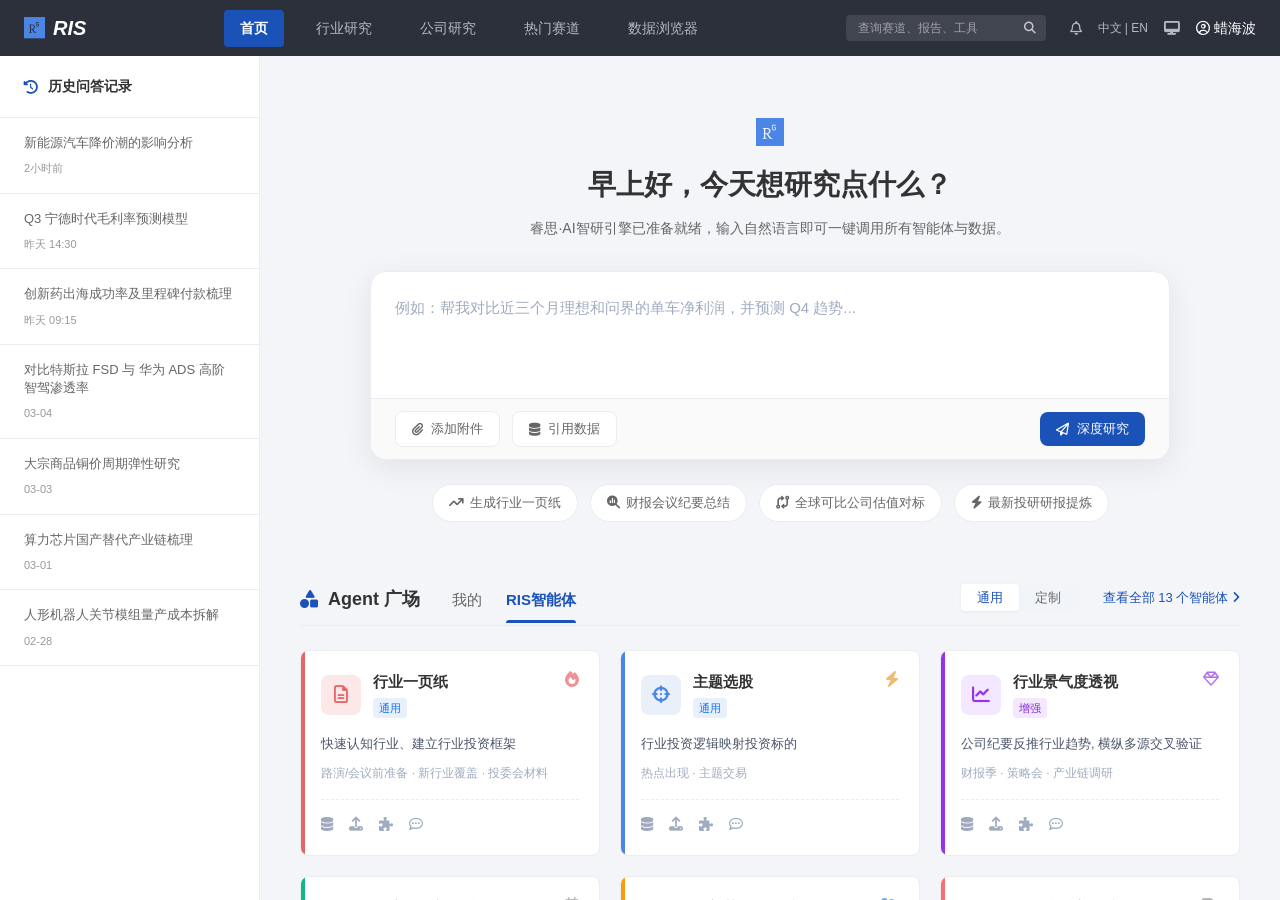
<file: index.html>
<!DOCTYPE html>
<html lang="zh-CN">

<head>
    <meta charset="UTF-8">
    <meta name="viewport" content="width=device-width, initial-scale=1.0">
    <title>RIS 投资研究平台 - 首页</title>
    <!-- CSS -->
    <link rel="stylesheet" href="css/style.css">
    <link rel="stylesheet" href="css/index.css">
    <!-- Font Awesome -->
    <link rel="stylesheet" href="https://cdnjs.cloudflare.com/ajax/libs/font-awesome/6.4.0/css/all.min.css">
</head>

<body>
    <div class="app-container">
        <!-- Top Navigation -->
        <header class="top-navbar">
            <div class="logo">
                <i class="fa-brands fa-researchgate logo-icon"></i>
                <span class="logo-text">RIS</span>
            </div>
            <nav class="main-nav">
                <ul>
                    <li class="active"><a href="index.html">首页</a></li>
                    <li><a href="#">行业研究</a></li>
                    <li><a href="#">公司研究</a></li>
                    <li><a href="hot_tracks.html">热门赛道</a></li>
                    <li><a href="data_browser.html">数据浏览器</a></li>
                </ul>
            </nav>
            <div class="user-actions">
                <div class="search-bar">
                    <input type="text" placeholder="查询赛道、报告、工具">
                    <i class="fa-solid fa-magnifying-glass search-icon"></i>
                </div>
                <div class="icon-group">
                    <i class="fa-regular fa-bell"></i>
                    <span class="lang-switch">中文 | EN</span>
                    <i class="fa-solid fa-desktop"></i>
                    <span class="user-name"><i class="fa-regular fa-circle-user" style="margin-right:4px;"></i>
                        蜡海波</span>
                </div>
            </div>
        </header>

        <!-- Main Homepage Layout -->
        <div class="home-layout">
            <!-- Left Sidebar (History) -->
            <aside class="home-left-sidebar slim-scroll">
                <div class="sidebar-header">
                    <i class="fa-solid fa-clock-rotate-left"></i>
                    历史问答记录
                </div>
                <ul class="history-list">
                    <li class="history-item">
                        <span class="history-title">新能源汽车降价潮的影响分析</span>
                        <span class="history-time">2小时前</span>
                    </li>
                    <li class="history-item">
                        <span class="history-title">Q3 宁德时代毛利率预测模型</span>
                        <span class="history-time">昨天 14:30</span>
                    </li>
                    <li class="history-item">
                        <span class="history-title">创新药出海成功率及里程碑付款梳理</span>
                        <span class="history-time">昨天 09:15</span>
                    </li>
                    <li class="history-item">
                        <span class="history-title">对比特斯拉 FSD 与 华为 ADS 高阶智驾渗透率</span>
                        <span class="history-time">03-04</span>
                    </li>
                    <li class="history-item">
                        <span class="history-title">大宗商品铜价周期弹性研究</span>
                        <span class="history-time">03-03</span>
                    </li>
                    <li class="history-item">
                        <span class="history-title">算力芯片国产替代产业链梳理</span>
                        <span class="history-time">03-01</span>
                    </li>
                    <li class="history-item">
                        <span class="history-title">人形机器人关节模组量产成本拆解</span>
                        <span class="history-time">02-28</span>
                    </li>
                </ul>
            </aside>

            <!-- Main Content Area -->
            <main class="home-main-content slim-scroll">

                <!-- Smart QA Box Area -->
                <section class="home-top-search">
                    <div class="search-branding">
                        <i class="fa-brands fa-researchgate logo-icon"
                            style="font-size: 32px; margin-bottom: 16px;"></i>
                        <h2>早上好，今天想研究点什么？</h2>
                        <p>睿思·AI智研引擎已准备就绪，输入自然语言即可一键调用所有智能体与数据。</p>
                    </div>

                    <div class="smart-qa-box">
                        <textarea placeholder="例如：帮我对比近三个月理想和问界的单车净利润，并预测 Q4 趋势..." rows="3"></textarea>
                        <div class="qa-actions">
                            <button class="qa-btn qa-btn-secondary"><i class="fa-solid fa-paperclip"></i> 添加附件</button>
                            <button class="qa-btn qa-btn-secondary"><i class="fa-solid fa-database"></i> 引用数据</button>
                            <span class="spacer"></span>
                            <button class="qa-btn qa-btn-primary"><i class="fa-regular fa-paper-plane"></i>
                                深度研究</button>
                        </div>
                    </div>

                    <div class="quick-prompts">
                        <span class="prompt-tag"><i class="fa-solid fa-arrow-trend-up"></i> 生成行业一页纸</span>
                        <span class="prompt-tag"><i class="fa-solid fa-magnifying-glass-chart"></i> 财报会议纪要总结</span>
                        <span class="prompt-tag"><i class="fa-solid fa-code-compare"></i> 全球可比公司估值对标</span>
                        <span class="prompt-tag"><i class="fa-solid fa-bolt"></i> 最新投研研报提炼</span>
                    </div>
                </section>

                <!-- Agent Square -->
                <section class="home-agent-square">
                    <div class="agent-square-header">
                        <div class="agent-header-left-col">
                            <h3><i class="fa-solid fa-shapes"></i> Agent 广场</h3>
                            <div class="agent-type-tabs">
                                <div class="type-tab">我的</div>
                                <div class="type-tab active">RIS智能体</div>
                            </div>
                        </div>
                        <div class="agent-header-right-col">
                            <div class="agent-sub-tabs">
                                <span class="sub-tab active">通用</span>
                                <span class="sub-tab">定制</span>
                            </div>
                            <a href="#" class="view-all-link">查看全部 13 个智能体 <i class="fa-solid fa-angle-right"></i></a>
                        </div>
                    </div>

                    <div class="agent-grid">
                        <!-- Reused Agent Cards from hot_tracks.html -->
                        <!-- Card 1 -->
                        <div class="agent-card" style="--card-color: #E66666;"
                            onclick="window.location.href='agent_detail.html?agent=one_pager'">
                            <div class="agent-header">
                                <div class="agent-header-left">
                                    <div class="agent-icon" style="background: #FCE8E8; color: #E66666;"><i
                                            class="fa-regular fa-file-lines"></i></div>
                                    <div class="agent-title-wrap">
                                        <span class="agent-title">行业一页纸</span>
                                        <span class="agent-tag agent-tag-blue">通用</span>
                                    </div>
                                </div>
                                <i class="fa-solid fa-fire agent-action-icon" style="color: #E66666;"></i>
                            </div>
                            <div class="agent-desc">
                                <p>快速认知行业、建立行业投资框架</p>
                                <span>路演/会议前准备 · 新行业覆盖 · 投委会材料</span>
                            </div>
                            <div class="agent-footer">
                                <div class="agent-f-icon" title="数据库"><i class="fa-solid fa-database"></i></div>
                                <div class="agent-f-icon" title="上传"><i class="fa-solid fa-upload"></i></div>
                                <div class="agent-f-icon" title="插件"><i class="fa-solid fa-puzzle-piece"></i></div>
                                <div class="agent-f-icon" title="对话"><i class="fa-regular fa-comment-dots"></i></div>
                            </div>
                        </div>

                        <!-- Card 2 -->
                        <div class="agent-card" style="--card-color: #4B85E6;"
                            onclick="window.location.href='agent_detail.html?agent=theme_stock'">
                            <div class="agent-header">
                                <div class="agent-header-left">
                                    <div class="agent-icon" style="background: #EAF0FA; color: #4B85E6;"><i
                                            class="fa-solid fa-crosshairs"></i></div>
                                    <div class="agent-title-wrap">
                                        <span class="agent-title">主题选股</span>
                                        <span class="agent-tag agent-tag-blue">通用</span>
                                    </div>
                                </div>
                                <i class="fa-solid fa-bolt agent-action-icon" style="color: #E6A23C;"></i>
                            </div>
                            <div class="agent-desc">
                                <p>行业投资逻辑映射投资标的</p>
                                <span>热点出现 · 主题交易</span>
                            </div>
                            <div class="agent-footer">
                                <div class="agent-f-icon" title="数据库"><i class="fa-solid fa-database"></i></div>
                                <div class="agent-f-icon" title="上传"><i class="fa-solid fa-upload"></i></div>
                                <div class="agent-f-icon" title="插件"><i class="fa-solid fa-puzzle-piece"></i></div>
                                <div class="agent-f-icon" title="对话"><i class="fa-regular fa-comment-dots"></i></div>
                            </div>
                        </div>

                        <!-- Card 3 -->
                        <div class="agent-card" style="--card-color: #9333EA;"
                            onclick="window.location.href='agent_detail.html?agent=prosperity'">
                            <div class="agent-header">
                                <div class="agent-header-left">
                                    <div class="agent-icon" style="background: #F3E8FF; color: #9333EA;"><i
                                            class="fa-solid fa-chart-line"></i></div>
                                    <div class="agent-title-wrap">
                                        <span class="agent-title">行业景气度透视</span>
                                        <span class="agent-tag agent-tag-purple">增强</span>
                                    </div>
                                </div>
                                <i class="fa-regular fa-gem agent-action-icon" style="color: #9333EA;"></i>
                            </div>
                            <div class="agent-desc">
                                <p>公司纪要反推行业趋势, 横纵多源交叉验证</p>
                                <span>财报季 · 策略会 · 产业链调研</span>
                            </div>
                            <div class="agent-footer">
                                <div class="agent-f-icon" title="数据库"><i class="fa-solid fa-database"></i></div>
                                <div class="agent-f-icon" title="上传"><i class="fa-solid fa-upload"></i></div>
                                <div class="agent-f-icon" title="插件"><i class="fa-solid fa-puzzle-piece"></i></div>
                                <div class="agent-f-icon" title="对话"><i class="fa-regular fa-comment-dots"></i></div>
                            </div>
                        </div>

                        <!-- Card 4 -->
                        <div class="agent-card" style="--card-color: #10B981;"
                            onclick="window.location.href='agent_detail.html?agent=news_summary'">
                            <div class="agent-header">
                                <div class="agent-header-left">
                                    <div class="agent-icon" style="background: #E6F4EA; color: #10B981;"><i
                                            class="fa-regular fa-newspaper"></i></div>
                                    <div class="agent-title-wrap">
                                        <span class="agent-title">周度行业新闻总结</span>
                                        <span class="agent-tag agent-tag-blue">通用</span>
                                    </div>
                                </div>
                                <i class="fa-regular fa-calendar agent-action-icon" style="color: #999;"></i>
                            </div>
                            <div class="agent-desc">
                                <p>信息聚合与趋势提炼</p>
                                <span>周报撰写</span>
                            </div>
                            <div class="agent-footer">
                                <div class="agent-f-icon" title="数据库"><i class="fa-solid fa-database"></i></div>
                                <div class="agent-f-icon" title="上传"><i class="fa-solid fa-upload"></i></div>
                                <div class="agent-f-icon" title="插件"><i class="fa-solid fa-puzzle-piece"></i></div>
                                <div class="agent-f-icon" title="对话"><i class="fa-regular fa-comment-dots"></i></div>
                            </div>
                        </div>

                        <!-- Card 5 -->
                        <div class="agent-card" style="--card-color: #F59E0B;"
                            onclick="window.location.href='agent_detail.html?agent=drug_catalyst'">
                            <div class="agent-header">
                                <div class="agent-header-left">
                                    <div class="agent-icon" style="background: #FEF3C7; color: #F59E0B;"><i
                                            class="fa-solid fa-pills"></i></div>
                                    <div class="agent-title-wrap">
                                        <span class="agent-title">创新药催化追踪</span>
                                        <span class="agent-tag agent-tag-green">创新药</span>
                                    </div>
                                </div>
                                <i class="fa-solid fa-capsules agent-action-icon" style="color: #4B85E6;"></i>
                            </div>
                            <div class="agent-desc">
                                <p>追踪临床读出、BD交易、适应症拓展与商业化放量</p>
                                <span>JPM大会 · ASCO/ACR · 三期读出 · BD传闻</span>
                            </div>
                            <div class="agent-footer">
                                <div class="agent-f-icon" title="数据库"><i class="fa-solid fa-database"></i></div>
                                <div class="agent-f-icon" title="上传"><i class="fa-solid fa-upload"></i></div>
                                <div class="agent-f-icon" title="插件"><i class="fa-solid fa-puzzle-piece"></i></div>
                                <div class="agent-f-icon" title="对话"><i class="fa-regular fa-comment-dots"></i></div>
                            </div>
                        </div>

                        <!-- Card 6 -->
                        <div class="agent-card" style="--card-color: #F87171;"
                            onclick="window.location.href='agent_detail.html?agent=smart_driving'">
                            <div class="agent-header">
                                <div class="agent-header-left">
                                    <div class="agent-icon" style="background: #FEE2E2; color: #F87171;"><i
                                            class="fa-solid fa-car"></i></div>
                                    <div class="agent-title-wrap">
                                        <span class="agent-title">智驾渗透率追踪</span>
                                        <span class="agent-tag agent-tag-green">汽车/科技</span>
                                    </div>
                                </div>
                                <i class="fa-solid fa-car-side agent-action-icon" style="color: #999;"></i>
                            </div>
                            <div class="agent-desc">
                                <p>L2+/NOA渗透率、域控/激光雷达份额及政策强标</p>
                                <span>月度数据 · 政策落地 · 配置率变化 · Robotaxi</span>
                            </div>
                            <div class="agent-footer">
                                <div class="agent-f-icon" title="数据库"><i class="fa-solid fa-database"></i></div>
                                <div class="agent-f-icon" title="上传"><i class="fa-solid fa-upload"></i></div>
                                <div class="agent-f-icon" title="插件"><i class="fa-solid fa-puzzle-piece"></i></div>
                                <div class="agent-f-icon" title="对话"><i class="fa-regular fa-comment-dots"></i></div>
                            </div>
                        </div>
                    </div>
                </section>
            </main>
        </div>
    </div>
</body>

</html>
</file>
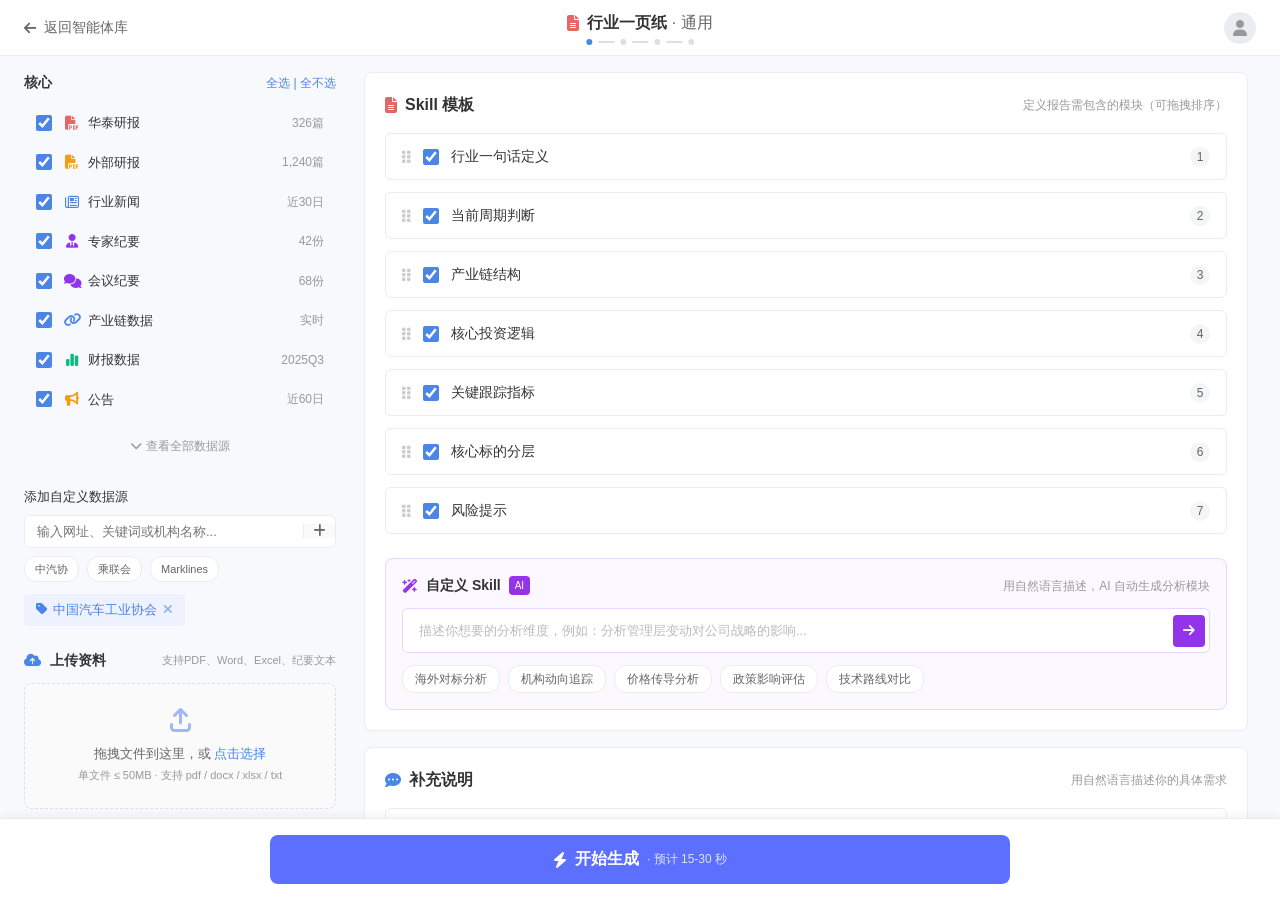
<file: agent_detail.html>
<!DOCTYPE html>
<html lang="zh-CN">

<head>
    <meta charset="UTF-8">
    <meta name="viewport" content="width=device-width, initial-scale=1.0">
    <title>行业一页纸 - RIS 智能体</title>
    <!-- Font Awesome -->
    <link rel="stylesheet" href="https://cdnjs.cloudflare.com/ajax/libs/font-awesome/6.4.0/css/all.min.css">
    <!-- Base App Styles (for scrollbars, basic resets if any) -->
    <link rel="stylesheet" href="css/style.css">
    <!-- Dedicated Page Styles -->
    <link rel="stylesheet" href="css/agent_detail.css">
</head>

<body>

    <!-- Header Section -->
    <header class="ad-header">
        <a href="hot_tracks.html" class="ad-header-left">
            <i class="fa-solid fa-arrow-left"></i> 返回智能体库
        </a>

        <div class="ad-header-center">
            <div class="ad-title-layer">
                <i class="fa-solid fa-file-lines ad-title-icon" id="ad-dynamic-icon"></i>
                <span><span id="ad-dynamic-title">行业一页纸</span> <span class="ad-title-sub" id="ad-dynamic-subtitle">·
                        通用</span></span>
            </div>
            <div class="ad-steps">
                <div class="ad-step-dot active"></div>
                <div class="ad-step-line"></div>
                <div class="ad-step-dot"></div>
                <div class="ad-step-line"></div>
                <div class="ad-step-dot"></div>
                <div class="ad-step-line"></div>
                <div class="ad-step-dot"></div>
            </div>
        </div>

        <div class="ad-header-right">
            <div class="ad-profile-icon">
                <i class="fa-solid fa-user"></i>
            </div>
        </div>
    </header>

    <!-- Main Workspace -->
    <div class="ad-workspace">

        <!-- Left Sidebar: Data Sources & Uploads -->
        <aside class="ad-sidebar">

            <div class="ad-section-title">
                <span>核心</span>
                <span class="ad-select-all-btn" id="data-source-select-all">全选 | 全不选</span>
            </div>
            <div class="ad-source-list">
                <!-- Item 1 -->
                <label class="ad-source-item">
                    <input type="checkbox" class="ad-source-checkbox" checked>
                    <i class="fa-solid fa-file-pdf ad-source-icon" style="color: #E66666;"></i>
                    <span class="ad-source-name">华泰研报</span>
                    <span class="ad-source-count">326篇</span>
                </label>
                <!-- Item 2 -->
                <label class="ad-source-item">
                    <input type="checkbox" class="ad-source-checkbox" checked>
                    <i class="fa-solid fa-file-pdf ad-source-icon" style="color: #F59E0B;"></i>
                    <span class="ad-source-name">外部研报</span>
                    <span class="ad-source-count">1,240篇</span>
                </label>
                <!-- Item 3 -->
                <label class="ad-source-item">
                    <input type="checkbox" class="ad-source-checkbox" checked>
                    <i class="fa-regular fa-newspaper ad-source-icon" style="color: #4B85E6;"></i>
                    <span class="ad-source-name">行业新闻</span>
                    <span class="ad-source-count">近30日</span>
                </label>
                <!-- Item 4 -->
                <label class="ad-source-item">
                    <input type="checkbox" class="ad-source-checkbox" checked>
                    <i class="fa-solid fa-user-tie ad-source-icon" style="color: #9333EA;"></i>
                    <span class="ad-source-name">专家纪要</span>
                    <span class="ad-source-count">42份</span>
                </label>
                <!-- Item 5 -->
                <label class="ad-source-item">
                    <input type="checkbox" class="ad-source-checkbox" checked>
                    <i class="fa-solid fa-comments ad-source-icon" style="color: #9333EA;"></i>
                    <span class="ad-source-name">会议纪要</span>
                    <span class="ad-source-count">68份</span>
                </label>
                <!-- Item 6 -->
                <label class="ad-source-item">
                    <input type="checkbox" class="ad-source-checkbox" checked>
                    <i class="fa-solid fa-link ad-source-icon" style="color: #4B85E6;"></i>
                    <span class="ad-source-name">产业链数据</span>
                    <span class="ad-source-count">实时</span>
                </label>
                <!-- Item 7 -->
                <label class="ad-source-item">
                    <input type="checkbox" class="ad-source-checkbox" checked>
                    <i class="fa-solid fa-chart-simple ad-source-icon" style="color: #10B981;"></i>
                    <span class="ad-source-name">财报数据</span>
                    <span class="ad-source-count">2025Q3</span>
                </label>
                <!-- Item 8 -->
                <label class="ad-source-item">
                    <input type="checkbox" class="ad-source-checkbox" checked>
                    <i class="fa-solid fa-bullhorn ad-source-icon" style="color: #F59E0B;"></i>
                    <span class="ad-source-name">公告</span>
                    <span class="ad-source-count">近60日</span>
                </label>
            </div>

            <div class="ad-expand-btn">
                <i class="fa-solid fa-chevron-down"></i> 查看全部数据源
            </div>

            <div class="ad-custom-source">
                <div class="ad-section-title" style="font-size: 13px; font-weight: normal; margin-bottom: 8px;">添加自定义数据源
                </div>
                <div class="ad-input-group">
                    <input type="text" placeholder="输入网址、关键词或机构名称...">
                    <div class="ad-input-add"><i class="fa-solid fa-plus"></i></div>
                </div>
                <!-- Quick Tags -->
                <div class="ad-quick-tags">
                    <div class="ad-quick-tag">中汽协</div>
                    <div class="ad-quick-tag">乘联会</div>
                    <div class="ad-quick-tag">Marklines</div>
                </div>
                <!-- Added Source Tag -->
                <div class="ad-added-source">
                    <i class="fa-solid fa-tag"></i> 中国汽车工业协会
                    <i class="fa-solid fa-xmark ad-remove-source"></i>
                </div>
            </div>

            <div class="ad-upload-section">
                <div class="ad-section-title">
                    <div style="display: flex; align-items: center; gap: 8px;">
                        <i class="fa-solid fa-cloud-arrow-up" style="color:#4B85E6"></i> 上传资料
                    </div>
                    <div style="font-size: 11px; font-weight: normal; color: #999;">支持PDF、Word、Excel、纪要文本</div>
                </div>
                <div class="ad-upload-area">
                    <i class="fa-solid fa-arrow-up-from-bracket ad-upload-icon"></i>
                    <div class="ad-upload-text">拖拽文件到这里，或 <span>点击选择</span></div>
                    <div class="ad-upload-subtext">单文件 ≤ 50MB · 支持 pdf / docx / xlsx / txt</div>
                </div>
            </div>

        </aside>

        <!-- Right Content: Skill Config -->
        <main class="ad-main-content">

            <!-- Skill Template Panel -->
            <div class="ad-panel">
                <div class="ad-panel-header">
                    <div class="ad-panel-title">
                        <i class="fa-solid fa-puzzle-piece ad-panel-title-icon" id="ad-dynamic-panel-icon"></i>
                        <span id="ad-dynamic-panel-title">Skill 模板</span>
                    </div>
                    <div class="ad-panel-sub" id="ad-dynamic-panel-sub">定义报告需包含的模块（可拖拽排序）</div>
                </div>

                <div class="ad-skill-list" id="ad-dynamic-skill-list">
                    <!-- Skill 1 -->
                    <label class="ad-skill-item">
                        <i class="fa-solid fa-grip-vertical ad-drag-handle"></i>
                        <input type="checkbox" class="ad-skill-checkbox" checked>
                        <span class="ad-skill-name">行业一句话定义</span>
                        <div class="ad-skill-badge">1</div>
                    </label>
                    <!-- Skill 2 -->
                    <label class="ad-skill-item">
                        <i class="fa-solid fa-grip-vertical ad-drag-handle"></i>
                        <input type="checkbox" class="ad-skill-checkbox" checked>
                        <span class="ad-skill-name">当前周期判断</span>
                        <div class="ad-skill-badge">2</div>
                    </label>
                    <!-- Skill 3 -->
                    <label class="ad-skill-item">
                        <i class="fa-solid fa-grip-vertical ad-drag-handle"></i>
                        <input type="checkbox" class="ad-skill-checkbox" checked>
                        <span class="ad-skill-name">产业链结构</span>
                        <div class="ad-skill-badge">3</div>
                    </label>
                    <!-- Skill 4 -->
                    <label class="ad-skill-item">
                        <i class="fa-solid fa-grip-vertical ad-drag-handle"></i>
                        <input type="checkbox" class="ad-skill-checkbox" checked>
                        <span class="ad-skill-name">核心投资逻辑</span>
                        <div class="ad-skill-badge">4</div>
                    </label>
                    <!-- Skill 5 -->
                    <label class="ad-skill-item">
                        <i class="fa-solid fa-grip-vertical ad-drag-handle"></i>
                        <input type="checkbox" class="ad-skill-checkbox" checked>
                        <span class="ad-skill-name">关键跟踪指标</span>
                        <div class="ad-skill-badge">5</div>
                    </label>
                    <!-- Skill 6 -->
                    <label class="ad-skill-item">
                        <i class="fa-solid fa-grip-vertical ad-drag-handle"></i>
                        <input type="checkbox" class="ad-skill-checkbox" checked>
                        <span class="ad-skill-name">核心标的分层</span>
                        <div class="ad-skill-badge">6</div>
                    </label>
                    <!-- Skill 7 -->
                    <label class="ad-skill-item">
                        <i class="fa-solid fa-grip-vertical ad-drag-handle"></i>
                        <input type="checkbox" class="ad-skill-checkbox" checked>
                        <span class="ad-skill-name">风险提示</span>
                        <div class="ad-skill-badge">7</div>
                    </label>
                </div>

                <!-- Custom Skill Input Area -->
                <div class="ad-custom-skill-box">
                    <div class="ad-cs-header">
                        <div class="ad-cs-title">
                            <i class="fa-solid fa-wand-magic-sparkles ad-cs-icon"></i> 自定义 Skill
                            <span class="ad-cs-badge">AI</span>
                        </div>
                        <div class="ad-cs-sub">用自然语言描述，AI 自动生成分析模块</div>
                    </div>

                    <div class="ad-cs-input-wrapper">
                        <input type="text" placeholder="描述你想要的分析维度，例如：分析管理层变动对公司战略的影响...">
                        <button class="ad-cs-submit"><i class="fa-solid fa-arrow-right"></i></button>
                    </div>

                    <div class="ad-cs-tags" id="ad-dynamic-cs-tags">
                        <div class="ad-cs-tag">海外对标分析</div>
                        <div class="ad-cs-tag">机构动向追踪</div>
                        <div class="ad-cs-tag">价格传导分析</div>
                        <div class="ad-cs-tag">政策影响评估</div>
                        <div class="ad-cs-tag">技术路线对比</div>
                    </div>
                </div>

            </div>

            <!-- Supplementary Input Panel -->
            <div class="ad-panel" style="margin-bottom: 80px;">
                <div class="ad-panel-header">
                    <div class="ad-panel-title">
                        <i class="fa-solid fa-comment-dots ad-panel-title-icon" style="color:#4B85E6"></i> 补充说明
                    </div>
                    <div class="ad-panel-sub">用自然语言描述你的具体需求</div>
                </div>
                <textarea class="ad-textarea" placeholder="例如：请重点分析智能驾驶赛道的竞争格局变化，对比特斯拉FSD和国内方案的技术路线差异..."></textarea>

                <div class="ad-supp-tags" style="margin-top: 12px; display: flex; gap: 8px; flex-wrap: wrap;">
                    <div class="ad-supp-tag">估值分析</div>
                    <div class="ad-supp-tag">海外对标</div>
                    <div class="ad-supp-tag">风险分析</div>
                    <div class="ad-supp-tag">边际变化</div>
                    <div class="ad-supp-tag">投委会风格</div>
                </div>
            </div>

        </main>
    </div>

    <!-- Sticky Bottom Fixed Action Bar -->
    <div class="ad-action-bar">
        <button class="ad-btn-generate">
            <i class="fa-solid fa-bolt"></i> 开始生成 <span class="ad-btn-sub">· 预计 15-30 秒</span>
        </button>
    </div>

    <!-- Page Specific Script -->
    <script src="js/agent_detail.js"></script>
</body>

</html>
</file>
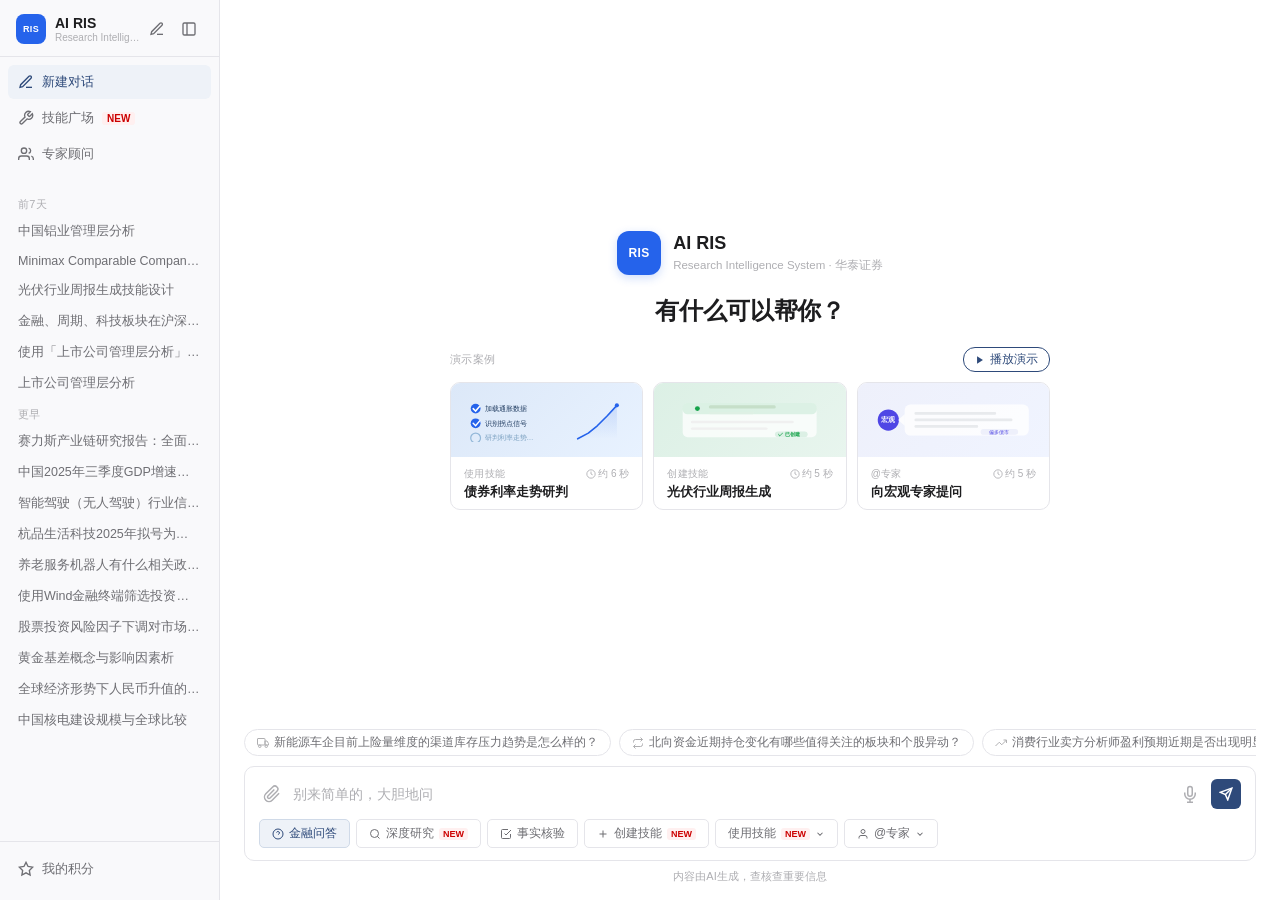
<file: 通用助手.html>
<!DOCTYPE html>
<html lang="zh-CN">
<head>
  <meta charset="UTF-8" />
  <meta name="viewport" content="width=device-width, initial-scale=1.0" />
  <title>AI RIS · 华泰证券</title>
  <style>
    *, *::before, *::after { box-sizing: border-box; margin: 0; padding: 0; }

    :root {
      --sidebar-w: 220px;
      --accent: #2e4a7a;
      --accent-light: #eef2f8;
      --bg: #ffffff;
      --bg2: #f9f9fb;
      --card-bg: #ffffff;
      --border: #e5e5ea;
      --text: #1d1d1f;
      --text2: #6e6e73;
      --text3: #aeaeb2;
      --muted: #6e6e73;
      --tag-new: #c00;
      --sidebar-bg: #f9f9fb;
      --sidebar-active: #eef2f8;
      --green: #006838;
      --orange: #b45309;
      --red: #c00;
      --radius: 10px;
      --shadow: 0 2px 8px rgba(0,0,0,0.06);
    }

    body {
      font-family: -apple-system, BlinkMacSystemFont, 'PingFang SC', 'Microsoft YaHei', sans-serif;
      background: var(--bg);
      color: var(--text);
      display: flex;
      height: 100vh;
      overflow: hidden;
      font-size: 14px;
      -webkit-font-smoothing: antialiased;
    }

    /* ─── SIDEBAR ─── */
    #sidebar {
      width: var(--sidebar-w);
      background: var(--sidebar-bg);
      display: flex;
      flex-direction: column;
      border-right: 1px solid var(--border);
      transition: width 0.25s ease;
      overflow: hidden;
      flex-shrink: 0;
    }
    #sidebar.collapsed { width: 0; }

    .sidebar-top {
      display: flex;
      align-items: center;
      justify-content: space-between;
      padding: 14px 16px 12px;
      border-bottom: 1px solid var(--border);
    }
    .logo-icon {
      width: 28px; height: 28px;
      background: var(--accent); border-radius: 7px;
      display: flex; align-items: center; justify-content: center;
      flex-shrink: 0;
    }
    .logo-icon svg { width: 18px; height: 18px; color: #fff; }

    /* RIS brand logo (sidebar) */
    .sidebar-brand { display: flex; align-items: center; gap: 9px; min-width: 0; }
    .ris-badge {
      width: 30px; height: 30px; background: #2563eb; border-radius: 8px;
      display: flex; align-items: center; justify-content: center;
      flex-shrink: 0; font-size: 9px; font-weight: 800; color: #fff;
      letter-spacing: 0.3px;
    }
    .ris-text { min-width: 0; }
    .ris-name { font-size: 14px; font-weight: 700; color: var(--text); line-height: 1.2; }
    .ris-sub { font-size: 10px; color: var(--text3); white-space: nowrap; overflow: hidden; text-overflow: ellipsis; margin-top: 1px; }

    .sidebar-actions { display: flex; gap: 4px; }
    .icon-btn {
      background: none; border: none; cursor: pointer;
      padding: 6px; border-radius: 6px; color: var(--text2);
      display: flex; align-items: center; justify-content: center;
      transition: background 0.1s;
    }
    .icon-btn:hover { background: #ececee; color: var(--text); }

    .sidebar-nav { padding: 8px; }
    .nav-item {
      display: flex; align-items: center; gap: 8px;
      padding: 8px 10px; border-radius: 6px; cursor: pointer;
      font-size: 13px; color: var(--text2);
      transition: background 0.1s; white-space: nowrap; margin-bottom: 2px;
    }
    .nav-item:hover { background: #ececee; }
    .nav-item.active { background: var(--accent-light); color: var(--accent); font-weight: 500; }
    .nav-item svg { flex-shrink: 0; }
    .badge-new {
      font-size: 10px; font-weight: 700; color: var(--red);
      background: #fff0f0; padding: 1px 5px; border-radius: 3px;
    }

    .history-section { flex: 1; overflow-y: auto; padding: 8px 8px 0; }
    .history-label {
      font-size: 11px; color: var(--text3); padding: 8px 10px 4px;
      font-weight: 500; letter-spacing: 0.3px;
    }
    .history-item {
      padding: 7px 10px; border-radius: 6px; cursor: pointer;
      font-size: 12.5px; color: var(--text2); white-space: nowrap;
      overflow: hidden; text-overflow: ellipsis;
      transition: background 0.1s;
    }
    .history-item:hover { background: #ececee; }

    .sidebar-footer {
      padding: 10px 8px 14px; border-top: 1px solid var(--border); margin-top: 8px;
    }
    .points-btn {
      display: flex; align-items: center; gap: 8px;
      padding: 8px 10px; border-radius: 6px; cursor: pointer;
      font-size: 13px; color: var(--text2);
      transition: background 0.1s;
    }
    .points-btn:hover { background: #ececee; }

    /* ─── MAIN ─── */
    #main {
      flex: 1; display: flex; flex-direction: column;
      overflow: hidden; position: relative;
    }

    /* toggle btn when sidebar collapsed */
    #toggle-sidebar {
      position: absolute; top: 14px; left: 14px; z-index: 20;
      background: none; border: none; cursor: pointer;
      padding: 6px; border-radius: 6px; color: var(--text2);
      display: none; align-items: center; justify-content: center;
      transition: background 0.1s;
    }
    #toggle-sidebar:hover { background: #ececee; }
    #sidebar.collapsed ~ #main #toggle-sidebar { display: flex; }

    /* ─── VIEWS ─── */
    .view { flex: 1; overflow-y: auto; display: none; flex-direction: column; }
    .view.active { display: flex; }

    /* ── CHAT VIEW ── */
    #view-chat {
      align-items: center; justify-content: center;
      padding: 24px 20px 0;
    }
    .chat-welcome {
      text-align: center; max-width: 600px; width: 100%;
    }

    /* RIS center welcome logo — horizontal compact */
    .chat-ris-wrap {
      display: flex; flex-direction: row; align-items: center;
      justify-content: center; gap: 12px; margin-bottom: 20px;
    }
    .chat-ris-badge {
      width: 44px; height: 44px; background: #2563eb; border-radius: 12px;
      display: flex; align-items: center; justify-content: center;
      font-size: 12px; font-weight: 800; color: #fff; letter-spacing: 0.4px;
      box-shadow: 0 3px 10px rgba(37,99,235,0.22); flex-shrink: 0;
    }
    .chat-ris-text { text-align: left; }
    .chat-ris-name { font-size: 18px; font-weight: 700; color: var(--text); line-height: 1.2; }
    .chat-ris-sub { font-size: 11.5px; color: var(--text3); margin-top: 3px; }

    .chat-welcome h2 {
      font-size: 24px; font-weight: 700; color: var(--text);
      margin-bottom: 20px; letter-spacing: -0.3px;
    }

    .suggestions {
      display: flex; gap: 8px; flex-wrap: wrap; justify-content: center;
      margin-top: 12px;
    }
    .suggestion-chip {
      background: var(--bg2); border: 1px solid var(--border);
      border-radius: 20px; padding: 6px 14px; font-size: 12px;
      cursor: pointer; color: var(--text2); transition: all 0.1s;
      white-space: nowrap;
    }
    .suggestion-chip:hover {
      border-color: var(--accent); color: var(--accent);
      background: var(--accent-light);
    }

    /* ─── INPUT AREA ─── */
    #input-area {
      padding: 0 24px 16px; background: transparent;
      flex-shrink: 0;
    }
    .suggested-qs {
      display: flex; gap: 8px; padding: 12px 0 10px;
      overflow-x: auto; scrollbar-width: none;
    }
    .suggested-qs::-webkit-scrollbar { display: none; }
    .sq-chip {
      display: flex; align-items: center; gap: 5px; flex-shrink: 0;
      padding: 5px 12px; border-radius: 14px;
      border: 1px solid var(--border); background: var(--card-bg);
      font-size: 11.5px; color: var(--text2); cursor: pointer;
      white-space: nowrap; transition: all 0.15s; font-family: inherit;
    }
    .sq-chip:hover { border-color: var(--accent); color: var(--accent); background: var(--accent-light); }
    .sq-chip svg { flex-shrink: 0; opacity: 0.55; }
    .input-box {
      background: var(--card-bg); border: 1px solid var(--border);
      border-radius: var(--radius); padding: 12px 14px;
      transition: border-color 0.15s;
    }
    .input-box:focus-within { border-color: var(--accent); }

    .input-row {
      display: flex; align-items: center; gap: 8px;
    }
    .attach-btn {
      background: none; border: none; cursor: pointer; color: var(--text3);
      padding: 4px; border-radius: 5px; display: flex;
      transition: color 0.1s;
    }
    .attach-btn:hover { color: var(--text); }

    #chat-input {
      flex: 1; border: none; outline: none; font-size: 14px;
      color: var(--text); background: transparent; resize: none;
      font-family: inherit; height: 24px; line-height: 24px;
    }
    #chat-input::placeholder { color: var(--text3); }

    .send-btn {
      width: 30px; height: 30px; background: var(--accent);
      border: none; border-radius: 6px; cursor: pointer;
      display: flex; align-items: center; justify-content: center;
      color: #fff; transition: opacity 0.1s;
    }
    .send-btn:hover { opacity: 0.85; }

    .voice-btn {
      background: none; border: none; cursor: pointer;
      color: var(--text3); padding: 4px; border-radius: 5px;
      display: flex; transition: color 0.1s;
    }
    .voice-btn:hover { color: var(--text); }

    .toolbar {
      display: flex; align-items: center; gap: 6px; margin-top: 10px;
      flex-wrap: wrap;
    }
    .tool-btn {
      display: flex; align-items: center; gap: 5px;
      padding: 5px 12px; border-radius: 5px; font-size: 12px;
      cursor: pointer; border: 1px solid var(--border);
      background: var(--card-bg); color: var(--text2);
      transition: all 0.1s; white-space: nowrap;
      font-family: inherit;
    }
    .tool-btn:hover { background: var(--bg2); }
    .tool-btn.active {
      background: var(--accent-light); border-color: #d0dae8;
      color: var(--accent);
    }
    .tool-btn .badge-new { font-size: 9px; padding: 1px 4px; }

    .input-footer {
      text-align: center; font-size: 11px; color: var(--text3);
      margin-top: 8px;
    }

    /* ─── SKILLS DROPDOWN ─── */
    #skills-popup {
      position: absolute; bottom: 130px; left: 50%; transform: translateX(-50%);
      background: var(--card-bg); border: 1px solid var(--border);
      border-radius: var(--radius); box-shadow: 0 8px 24px rgba(0,0,0,0.1);
      width: 380px; max-height: 420px; overflow-y: auto; z-index: 100;
      display: none; padding: 12px;
    }
    #skills-popup.open { display: block; }

    .popup-search {
      display: flex; align-items: center; gap: 8px;
      background: var(--bg2); border: 1px solid var(--border);
      border-radius: 6px; padding: 7px 12px; margin-bottom: 12px;
    }
    .popup-search input {
      border: none; outline: none; background: transparent;
      font-size: 13px; flex: 1; color: var(--text); font-family: inherit;
    }
    .popup-search input::placeholder { color: var(--text3); }

    .popup-section-label {
      font-size: 12px; font-weight: 600; color: var(--text2);
      padding: 4px 8px; display: flex; align-items: center;
      justify-content: space-between;
    }
    .popup-section-label span { cursor: pointer; color: var(--text3); }

    .popup-skill-item {
      display: flex; align-items: flex-start; gap: 10px;
      padding: 8px 10px; border-radius: 6px; cursor: pointer;
      transition: background 0.1s; position: relative;
    }
    .popup-skill-item:hover { background: var(--bg2); }
    .popup-skill-item.has-preview:hover .skill-preview-bubble { display: block; }

    .skill-icon-sm {
      width: 30px; height: 30px; background: var(--bg2);
      border-radius: 6px; display: flex; align-items: center; justify-content: center;
      flex-shrink: 0;
    }
    .popup-skill-info { flex: 1; }
    .popup-skill-name { font-size: 13px; font-weight: 500; }
    .popup-skill-desc { font-size: 11.5px; color: var(--text2); margin-top: 2px; line-height: 1.4; }

    .skill-preview-bubble {
      display: none; position: absolute; left: 110%; top: 0;
      width: 240px; background: var(--card-bg);
      border: 1px solid var(--border); border-radius: var(--radius);
      padding: 12px; font-size: 12px; color: var(--text2); line-height: 1.6;
      box-shadow: var(--shadow); z-index: 200;
    }

    .popup-divider { height: 1px; background: var(--border); margin: 8px 0; }
    .popup-add {
      display: flex; align-items: center; gap: 8px;
      padding: 8px 10px; cursor: pointer; border-radius: 6px;
      font-size: 13px; color: var(--accent); transition: background 0.1s;
    }
    .popup-add:hover { background: var(--accent-light); }

    /* ─── SKILLS MARKETPLACE VIEW ─── */
    #view-skills {
      flex-direction: column;
    }
    .skills-header {
      display: flex; align-items: center; justify-content: space-between;
      padding: 24px 32px 18px;
      border-bottom: 1px solid var(--border);
    }
    .skills-header h1 { font-size: 18px; font-weight: 600; }
    .create-btn {
      background: var(--accent); color: #fff; border: none;
      border-radius: 6px; padding: 6px 14px; font-size: 12px;
      cursor: pointer; display: flex; align-items: center; gap: 6px;
      transition: opacity 0.1s; font-family: inherit; font-weight: 500;
    }
    .create-btn:hover { opacity: 0.85; }

    .skills-tabs {
      display: flex; gap: 4px; padding: 12px 32px;
      border-bottom: 1px solid var(--border);
    }
    .skills-tab {
      padding: 6px 16px; border-radius: 5px; cursor: pointer;
      font-size: 13px; color: var(--text2);
      border: none; background: none;
      display: flex; align-items: center; gap: 5px;
      transition: all 0.1s; font-family: inherit;
    }
    .skills-tab.active {
      background: var(--accent-light); color: var(--accent); font-weight: 500;
    }
    .skills-tab:hover:not(.active) { background: #ececee; }

    .skills-grid {
      display: grid; grid-template-columns: repeat(auto-fill, minmax(280px, 1fr));
      gap: 14px; padding: 20px 32px; overflow-y: auto; flex: 1;
    }

    .skill-card {
      background: var(--card-bg); border: 1px solid var(--border);
      border-radius: var(--radius); padding: 16px;
      display: flex; flex-direction: column; gap: 10px;
      transition: box-shadow 0.15s; cursor: default;
    }
    .skill-card:hover { box-shadow: var(--shadow); }

    .skill-card-top {
      display: flex; align-items: flex-start; justify-content: space-between;
    }
    .skill-icon {
      width: 34px; height: 34px; background: var(--bg2);
      border-radius: 8px; display: flex; align-items: center; justify-content: center;
    }
    .skill-card-controls { display: flex; align-items: center; gap: 8px; }

    /* Toggle switch */
    .toggle {
      position: relative; width: 36px; height: 20px; cursor: pointer;
    }
    .toggle input { opacity: 0; width: 0; height: 0; }
    .toggle-slider {
      position: absolute; inset: 0; background: #ccc;
      border-radius: 20px; transition: background 0.2s;
    }
    .toggle-slider::before {
      content: ""; position: absolute;
      width: 16px; height: 16px; left: 2px; top: 2px;
      background: #fff; border-radius: 50%; transition: transform 0.2s;
    }
    .toggle input:checked ~ .toggle-slider { background: var(--accent); }
    .toggle input:checked ~ .toggle-slider::before { transform: translateX(16px); }

    .more-btn {
      background: none; border: none; cursor: pointer; color: var(--text3);
      padding: 2px; border-radius: 4px; font-size: 16px; line-height: 1;
    }
    .more-btn:hover { color: var(--text); }

    .skill-card-name { font-size: 13.5px; font-weight: 600; }
    .skill-card-desc { font-size: 12px; color: var(--text2); line-height: 1.5; }

    .skill-card-footer {
      display: flex; align-items: center; justify-content: space-between;
      margin-top: auto;
    }
    .skill-date { font-size: 11.5px; color: var(--text3); }
    .skill-actions { display: flex; gap: 10px; }
    .skill-link {
      font-size: 12px; color: var(--accent); cursor: pointer;
      text-decoration: none; background: none; border: none; font-family: inherit;
    }
    .skill-link:hover { text-decoration: underline; }

    .skill-status {
      display: flex; align-items: center; gap: 4px;
      font-size: 11.5px; color: var(--text3);
    }

    /* Toast */
    #toast {
      position: fixed; bottom: 24px; left: 50%; transform: translateX(-50%);
      background: #1d1d1f; color: #fff; padding: 10px 20px;
      border-radius: 6px; font-size: 12.5px; opacity: 0;
      transition: opacity 0.3s; z-index: 999; pointer-events: none;
      display: flex; align-items: center; gap: 8px;
    }
    #toast.show { opacity: 1; }
    #toast.success { background: var(--green); }

    /* Scrollbar */
    ::-webkit-scrollbar { width: 4px; }
    ::-webkit-scrollbar-track { background: transparent; }
    ::-webkit-scrollbar-thumb { background: #d1d5db; border-radius: 4px; }

    /* ─── USE CASE CARDS ─── */
    .use-case-section { width: 100%; margin-bottom: 0; }
    .use-case-label { font-size: 11px; color: var(--text3); font-weight: 500; letter-spacing: 0.3px; margin-bottom: 10px; }
    .use-cases { display: grid; grid-template-columns: repeat(3, 1fr); gap: 10px; }
    .use-case-card {
      display: flex; flex-direction: column; align-items: stretch;
      padding: 0; border: 1px solid var(--border); border-radius: var(--radius);
      background: var(--card-bg); cursor: pointer; transition: all 0.15s;
      text-align: left; overflow: hidden;
    }
    .use-case-card:hover { border-color: var(--accent); box-shadow: 0 2px 12px rgba(37,99,235,0.08); }
    .use-case-card:hover .uc-play { background: var(--accent-light); color: var(--accent); }
    @keyframes ucClickPulse {
      0%   { transform: scale(1);    box-shadow: 0 0 0 0    rgba(46,74,122,0.45); border-color: var(--accent); }
      25%  { transform: scale(1.03); box-shadow: 0 0 0 8px  rgba(46,74,122,0.18); border-color: var(--accent); }
      55%  { transform: scale(1.01); box-shadow: 0 0 0 12px rgba(46,74,122,0.08); border-color: var(--accent); }
      100% { transform: scale(1);    box-shadow: 0 0 0 0    rgba(46,74,122,0);    border-color: var(--accent); }
    }
    .uc-highlight { animation: ucClickPulse 1.1s ease-out forwards; border-color: var(--accent) !important; }
    @keyframes backBtnFlash {
      0%, 100% { color: var(--text2); }
      40%      { color: var(--accent); font-weight: 600; }
    }
    .demo-back.btn-flash { animation: backBtnFlash 0.55s ease; }
    /* Card preview area */
    .uc-preview {
      height: 74px; padding: 10px 14px; display: flex; align-items: center;
      overflow: hidden; position: relative;
    }
    .uc-prev-blue   { background: linear-gradient(135deg, #dce8f8 0%, #e8f2ff 100%); }
    .uc-prev-green  { background: linear-gradient(135deg, #dcf0e5 0%, #e8f5ee 100%); }
    .uc-prev-indigo { background: linear-gradient(135deg, #eef0fb 0%, #f0f4ff 100%); }
    .uc-prev-orange { background: linear-gradient(135deg, #fff7ed 0%, #fef0e0 100%); }
    .uc-preview svg { width: 100%; }
    /* Card body */
    .uc-body { padding: 10px 13px 8px; display: flex; flex-direction: column; gap: 3px; }
    .uc-meta { display: flex; align-items: center; justify-content: space-between; }
    .uc-label { font-size: 10px; color: var(--text3); font-weight: 500; letter-spacing: 0.3px; }
    .uc-dur { font-size: 10px; color: var(--text3); display: flex; align-items: center; gap: 2px; }
    .uc-title { font-size: 12.5px; font-weight: 600; color: var(--text); line-height: 1.35; }
    /* Play button — full-width footer bar */
    .uc-play {
      border-top: 1px solid var(--border); padding: 8px 13px;
      display: flex; align-items: center; justify-content: center; gap: 6px;
      font-size: 12px; font-weight: 500; color: var(--accent);
      background: transparent; transition: background 0.15s;
    }
    /* Demo panel progress bar + replay */
    .demo-progress-bar {
      height: 3px; background: var(--border); flex-shrink: 0; width: 100%;
    }
    .demo-progress-fill {
      height: 100%; background: var(--accent); width: 0%;
      transition: width 0.5s ease; border-radius: 0 2px 2px 0;
    }
    .demo-top-bar {
      display: flex; align-items: center; padding: 16px 0 14px;
    }
    .demo-replay {
      display: none; align-items: center; gap: 4px; margin-left: 10px;
      padding: 4px 11px; border-radius: 12px; border: 1px solid var(--border);
      background: none; font-size: 11.5px; color: var(--text2);
      cursor: pointer; font-family: inherit; transition: all 0.15s;
    }
    .demo-replay:hover { border-color: var(--accent); color: var(--accent); }

    /* ─── DEMO PANEL ─── */
    #view-chat.demo-mode {
      flex-direction: row !important; align-items: stretch;
      padding: 0; justify-content: flex-start;
    }
    .demo-panel {
      display: none; flex-direction: column;
      flex: 1; min-width: 0; overflow-y: auto;
      padding: 32px 48px 32px;
    }
    .demo-panel.active { display: flex; }

    /* Refs side panel */
    .demo-refs-panel {
      display: none; flex-direction: column; width: 300px; flex-shrink: 0;
      border-left: 1px solid var(--border); background: white;
    }
    .demo-refs-panel.active { display: flex; }
    .demo-refs-hd {
      padding: 13px 16px; font-size: 13px; font-weight: 600; color: var(--text);
      border-bottom: 1px solid var(--border);
      display: flex; align-items: center; justify-content: space-between; flex-shrink: 0;
    }
    .demo-refs-close {
      cursor: pointer; color: var(--text3); background: none; border: none;
      font-size: 18px; line-height: 1; padding: 0 2px; font-family: inherit; transition: color 0.1s;
    }
    .demo-refs-close:hover { color: var(--text); }
    .demo-refs-count {
      font-size: 11.5px; color: var(--text2); padding: 8px 16px;
      border-bottom: 1px solid var(--border); flex-shrink: 0;
    }
    .demo-refs-list { overflow-y: auto; flex: 1; }
    .demo-ref-row {
      display: flex; align-items: flex-start; gap: 8px;
      padding: 9px 16px; border-bottom: 1px solid #f5f5f7;
      cursor: pointer; transition: background 0.15s;
    }
    .demo-ref-row:hover { background: #f5f5f7; }
    .demo-ref-pill {
      font-size: 10px; padding: 1px 5px; border-radius: 2px; font-weight: 600;
      flex-shrink: 0; white-space: nowrap; margin-top: 2px;
    }
    .demo-ref-pill.shuju { background: #dff2fb; color: #0076a8; }
    .demo-ref-pill.gong  { background: #f0ede0; color: #6b6020; }
    .demo-ref-pill.yan   { background: #fff0e0; color: #c05e00; }
    .demo-ref-pill.zixun { background: #e0f5ec; color: #1a7a5e; }
    .demo-ref-row-body { flex: 1; min-width: 0; }
    .demo-ref-row-title { font-size: 11.5px; color: var(--text2); line-height: 1.45; }
    .demo-ref-row-date { font-size: 10.5px; color: var(--text3); margin-top: 2px; }
    .demo-back {
      display: flex; align-items: center; gap: 5px; background: none; border: none;
      cursor: pointer; color: var(--text2); font-size: 12.5px; padding: 0;
      font-family: inherit; transition: color 0.1s;
    }
    .demo-back:hover { color: var(--accent); }

    /* Section header with inline play button */
    .use-case-hd {
      display: flex; align-items: center; justify-content: space-between;
      margin-bottom: 10px;
    }
    .use-case-hd .use-case-label { margin-bottom: 0; }
    .play-all-btn {
      display: flex; align-items: center; gap: 5px;
      padding: 4px 11px; border-radius: 12px;
      border: 1px solid var(--accent); background: transparent;
      color: var(--accent); font-size: 11.5px; font-weight: 500;
      font-family: inherit; cursor: pointer; transition: all 0.15s;
    }
    .play-all-btn:hover { background: var(--accent); color: #fff; }
    .play-all-btn:active { opacity: 0.85; }

    /* Tour indicator */
    .demo-tour-indicator {
      font-size: 11.5px; color: var(--text3); margin-left: 10px;
      white-space: nowrap;
    }

    /* Speed control */
    .demo-speed { display: flex; align-items: center; gap: 3px; margin-left: auto; }
    .demo-speed-label { font-size: 11px; color: var(--text3); margin-right: 4px; }
    .speed-btn {
      background: none; border: 1px solid var(--border); cursor: pointer;
      padding: 3px 8px; border-radius: 10px; font-size: 11px; color: var(--text2);
      font-family: inherit; transition: all 0.12s;
    }
    .speed-btn:hover { border-color: var(--accent); color: var(--accent); }
    .speed-btn.active { background: var(--accent); border-color: var(--accent); color: #fff; font-weight: 600; }

    .demo-messages { display: flex; flex-direction: column; gap: 16px; }
    .demo-user {
      align-self: flex-end; max-width: 75%; background: var(--accent); color: #fff;
      padding: 10px 14px; border-radius: 12px 12px 2px 12px; font-size: 13px; line-height: 1.5;
    }
    .demo-ai { align-self: flex-start; width: 100%; }
    .demo-ai-head { display: flex; align-items: center; gap: 8px; margin-bottom: 10px; }
    .demo-ai-ava {
      width: 24px; height: 24px; background: var(--accent); border-radius: 5px;
      display: flex; align-items: center; justify-content: center; flex-shrink: 0;
    }
    .demo-ai-name { font-size: 12px; font-weight: 600; color: var(--text); }

    /* Steps block */
    .demo-steps {
      background: var(--bg2); border: 1px solid var(--border); border-radius: var(--radius);
      padding: 10px 14px; display: flex; flex-direction: column; gap: 0; margin-bottom: 12px;
      overflow: hidden;
    }
    .demo-step {
      display: flex; flex-direction: column; gap: 0;
      font-size: 12.5px; color: var(--text3);
      opacity: 0; transform: translateY(4px); transition: opacity 0.3s, transform 0.3s;
      padding: 7px 0;
    }
    .demo-step:not(:last-child) { border-bottom: 1px solid var(--border); }
    .demo-step.show { opacity: 1; transform: none; }
    .demo-step-title { display: flex; align-items: center; gap: 10px; }
    .demo-step-dot {
      width: 18px; height: 18px; border-radius: 50%; border: 1.5px solid #ddd;
      display: flex; align-items: center; justify-content: center;
      flex-shrink: 0; background: white; transition: all 0.25s;
    }
    .demo-step.running .demo-step-dot { border-color: var(--accent); animation: pulse-ring 1s infinite; }
    .demo-step.running .demo-step-title { color: var(--accent); }
    .demo-step.done .demo-step-dot { background: var(--green); border-color: var(--green); }
    .demo-step.done .demo-step-title { color: var(--text2); }
    @keyframes pulse-ring {
      0%   { box-shadow: 0 0 0 0 rgba(46,74,122,0.35); }
      70%  { box-shadow: 0 0 0 5px rgba(46,74,122,0); }
      100% { box-shadow: 0 0 0 0 rgba(46,74,122,0); }
    }

    /* Sub-detail items */
    .demo-step-subs {
      margin-left: 28px; margin-top: 0; padding-top: 0;
      display: flex; flex-direction: column; gap: 3px;
      max-height: 0; overflow: hidden;
      transition: max-height 0.45s ease, padding-top 0.3s;
    }
    .demo-step-subs.open { max-height: 200px; padding-top: 5px; }
    .demo-step-sub {
      font-size: 11.5px; line-height: 1.5; color: var(--text3);
      opacity: 0; transform: translateY(2px);
      transition: opacity 0.22s, transform 0.22s;
      display: flex; align-items: flex-start; gap: 5px;
    }
    .demo-step-sub.show { opacity: 1; transform: none; }
    .demo-step-sub.tool {
      color: #3b5ca8; background: #eef2fb; border-radius: 4px;
      padding: 2px 8px; font-family: 'SF Mono','Menlo',monospace; font-size: 10.5px;
    }
    .demo-step-sub.data { color: var(--text2); }
    .demo-step-sub.data strong { color: var(--text); font-weight: 600; }
    .demo-step-sub.note { color: var(--text3); font-style: italic; }
    .demo-step-sub-dot {
      width: 3px; height: 3px; border-radius: 50%; background: var(--text3);
      margin-top: 6px; flex-shrink: 0;
    }

    /* Collapsed pill */
    .demo-steps-pill {
      display: none; align-items: center; gap: 8px; background: var(--bg2);
      border: 1px solid var(--border); border-radius: 20px;
      padding: 5px 12px 5px 8px; font-size: 12px; color: var(--text2);
      cursor: pointer; width: fit-content; margin-bottom: 12px;
      opacity: 0; transform: scale(0.96);
      transition: opacity 0.3s, transform 0.3s;
    }
    .demo-steps-pill.show { display: flex; opacity: 1; transform: none; }
    .demo-steps-pill:hover { border-color: var(--accent); color: var(--accent); }
    .demo-steps-pill-icon {
      width: 16px; height: 16px; border-radius: 50%; background: var(--green);
      display: flex; align-items: center; justify-content: center; flex-shrink: 0;
    }

    /* Result */
    .demo-result {
      border: 1px solid var(--border); border-radius: var(--radius); overflow: hidden;
      opacity: 0; transform: translateY(6px); transition: opacity 0.4s, transform 0.4s;
    }
    .demo-result.show { opacity: 1; transform: none; }
    .demo-result-hd {
      padding: 10px 14px; background: var(--bg2); border-bottom: 1px solid var(--border);
      display: flex; align-items: center; gap: 8px;
    }
    .demo-result-hd-title { font-size: 13px; font-weight: 600; flex: 1; }
    .demo-tag { font-size: 10.5px; padding: 2px 8px; border-radius: 3px; font-weight: 500; }
    .demo-tag.bullish { background: #f0fdf4; color: var(--green); }
    .demo-tag.neutral { background: #fffbeb; color: var(--orange); }
    .demo-result-body { padding: 14px; font-size: 12.5px; color: var(--text2); line-height: 1.7; display: flex; flex-direction: column; gap: 13px; }
    .demo-section-title { font-size: 11.5px; font-weight: 600; color: var(--text); margin-bottom: 3px; }

    /* Inline chart */
    .demo-chart-wrap { background: var(--bg2); border: 1px solid var(--border); border-radius: 7px; padding: 10px 12px; }
    .demo-chart-label { font-size: 10.5px; color: var(--text3); margin-bottom: 6px; font-weight: 500; letter-spacing: 0.2px; }
    .demo-chart-xaxis { display: flex; justify-content: space-between; margin-top: 3px; }
    .demo-chart-xaxis span { font-size: 9.5px; color: var(--text3); }
    .demo-chart-legend { display: flex; gap: 14px; margin-top: 7px; flex-wrap: wrap; }
    .demo-chart-legend-item { display: flex; align-items: center; gap: 5px; font-size: 10.5px; color: var(--text2); }
    .demo-chart-legend-line { width: 14px; height: 2.5px; border-radius: 2px; }

    /* Data table */
    .demo-table-wrap { overflow-x: auto; }
    .demo-table { width: 100%; border-collapse: collapse; font-size: 11.5px; }
    .demo-table th { font-size: 10.5px; font-weight: 600; color: var(--text3); text-align: left; padding: 4px 8px 6px; border-bottom: 1px solid var(--border); white-space: nowrap; }
    .demo-table td { padding: 5px 8px; border-bottom: 1px solid #f2f2f7; color: var(--text2); }
    .demo-table tr:last-child td { border-bottom: none; }
    .demo-table td.up { color: var(--green); font-weight: 500; }
    .demo-table td.down { color: #ef4444; font-weight: 500; }
    .demo-table td.flat { color: var(--orange); font-weight: 500; }
    .demo-table td strong { color: var(--text); font-weight: 600; }

    /* Citation & sources */
    .cite { font-size: 9px; color: var(--accent); vertical-align: super; cursor: pointer; font-weight: 600; margin-left: 1px; }
    .demo-sources { border-top: 1px solid var(--border); padding: 9px 14px; background: var(--bg2); }
    .demo-sources-title { font-size: 10px; font-weight: 600; color: var(--text3); margin-bottom: 5px; letter-spacing: 0.3px; text-transform: uppercase; }
    .demo-source-item { font-size: 10.5px; color: var(--text3); display: flex; gap: 6px; line-height: 1.6; }
    .demo-source-num { font-weight: 600; color: var(--accent); flex-shrink: 0; }
    .demo-source-item a { color: var(--accent); text-decoration: none; }
    .demo-source-item a:hover { text-decoration: underline; }

    /* Skill card */
    .demo-skill-card {
      display: flex; align-items: flex-start; gap: 14px;
      padding: 14px 16px; border: 1px solid #c3e6cb; border-radius: var(--radius); background: #f6fdf7;
    }
    .demo-skill-ava {
      width: 40px; height: 40px; background: var(--green);
      border-radius: 10px; display: flex; align-items: center; justify-content: center; flex-shrink: 0;
    }
    .demo-skill-info { flex: 1; }
    .demo-skill-name { font-size: 13.5px; font-weight: 600; }
    .demo-skill-meta { font-size: 11.5px; color: var(--text2); margin-top: 3px; }
    .demo-skill-btns { display: flex; gap: 8px; margin-top: 10px; }
    .ds-btn { padding: 5px 12px; border-radius: 5px; font-size: 12px; cursor: pointer; font-family: inherit; font-weight: 500; }
    .ds-btn-p { background: var(--accent); color: white; border: none; }
    .ds-btn-s { background: white; color: var(--text2); border: 1px solid var(--border); }
    .demo-skill-preview { margin-top: 12px; padding: 10px 12px; background: #e8f5e9; border-radius: 6px; }
    .demo-skill-preview-title { font-size: 10.5px; font-weight: 600; color: #2e7d32; margin-bottom: 5px; letter-spacing: 0.2px; }
    .demo-skill-preview pre { font-size: 10.5px; color: #444; font-family: 'SF Mono','Menlo',monospace; line-height: 1.6; white-space: pre-wrap; }

    /* ─── RESULT CONTENT (full-width, no embedded sidebar) ─── */
    .demo-result-body-full {
      padding: 14px 16px; font-size: 12.5px; color: var(--text2); line-height: 1.7;
      display: flex; flex-direction: column; gap: 0;
    }
    /* Blue section header */
    .r-hd { font-size: 12.5px; font-weight: 700; color: var(--accent); margin: 12px 0 5px; }
    .r-hd:first-child { margin-top: 0; }
    /* Inline citation badge */
    .cn {
      display: inline-flex; align-items: center; justify-content: center;
      width: 14px; height: 14px; border-radius: 50%; background: #dce6f5;
      color: var(--accent); font-size: 9px; font-weight: 700; cursor: pointer;
      margin: 0 1px; vertical-align: middle; flex-shrink: 0; transition: background 0.15s;
    }
    .cn:hover { background: var(--accent); color: white; }
    /* Source footer under table */
    .r-sources { font-size: 11px; color: var(--text3); margin: 6px 0 10px; display: flex; align-items: center; gap: 5px; flex-wrap: wrap; }
    /* Risk bullet list */
    .r-risks { list-style: none; display: flex; flex-direction: column; gap: 5px; margin: 0; }
    .r-risk { display: flex; align-items: flex-start; gap: 6px; font-size: 12.5px; }
    .r-dot { width: 5px; height: 5px; border-radius: 50%; background: var(--accent); flex-shrink: 0; margin-top: 7px; }
    /* Disclaimer */
    .r-disclaimer {
      font-size: 10.5px; color: var(--text3); text-align: center;
      margin-top: 14px; padding-top: 10px; border-top: 1px solid var(--border);
    }
    .r-callout {
      background: #fff8f0; border-left: 3px solid #f59e0b;
      padding: 10px 13px; border-radius: 0 6px 6px 0; margin: 0 0 10px;
    }
    .r-callout-hd { font-size: 11.5px; font-weight: 600; color: #92400e; margin-bottom: 5px; }
    .r-callout-body { font-size: 12px; color: var(--text2); line-height: 1.65; }
    .r-tag-box { display: flex; flex-wrap: wrap; gap: 6px; margin: 0 0 10px; }
    .r-tag-item {
      font-size: 11px; padding: 3px 10px; border-radius: 12px;
      background: #f5f5f7; color: var(--text2); border: 1px solid var(--border);
    }

    /* ─── EXPERTS VIEW ─── */
    #view-experts { flex-direction: column; }
    .experts-header {
      display: flex; align-items: center; justify-content: space-between;
      padding: 24px 32px 18px; border-bottom: 1px solid var(--border); flex-shrink: 0;
    }
    .experts-header h1 { font-size: 18px; font-weight: 600; }
    .experts-body { flex: 1; overflow-y: auto; padding: 20px 32px 32px; }
    .expert-category { margin-bottom: 28px; }
    .expert-cat-title {
      font-size: 11px; font-weight: 700; color: var(--text3); letter-spacing: 0.6px;
      text-transform: uppercase; margin-bottom: 12px; padding-bottom: 8px;
      border-bottom: 1px solid var(--border);
    }
    .expert-grid {
      display: grid; grid-template-columns: repeat(auto-fill, minmax(230px, 1fr)); gap: 12px;
    }
    .expert-card {
      border: 1px solid var(--border); border-radius: var(--radius);
      padding: 14px 16px; background: var(--card-bg);
      display: flex; flex-direction: column; gap: 10px; transition: box-shadow 0.15s;
    }
    .expert-card:hover { box-shadow: var(--shadow); }
    .expert-card-top { display: flex; align-items: center; gap: 10px; }
    .expert-avatar {
      width: 38px; height: 38px; border-radius: 50%;
      display: flex; align-items: center; justify-content: center;
      font-size: 13px; font-weight: 800; color: #fff; flex-shrink: 0;
    }
    .expert-meta { flex: 1; min-width: 0; }
    .expert-name { font-size: 13.5px; font-weight: 600; color: var(--text); }
    .expert-title-text { font-size: 11px; color: var(--text3); margin-top: 2px; }
    .expert-desc { font-size: 12px; color: var(--text2); line-height: 1.5; }
    .expert-ask-btn {
      align-self: flex-start; padding: 5px 14px; border-radius: 5px;
      border: 1px solid var(--border); background: white; color: var(--accent);
      font-size: 12px; cursor: pointer; font-family: inherit; font-weight: 500;
      transition: all 0.1s;
    }
    .expert-ask-btn:hover { background: var(--accent-light); border-color: var(--accent); }

    /* Expert popup */
    #expert-popup {
      position: absolute; bottom: 130px; left: 50%; transform: translateX(-50%);
      background: var(--card-bg); border: 1px solid var(--border);
      border-radius: var(--radius); box-shadow: 0 8px 24px rgba(0,0,0,0.1);
      width: 320px; max-height: 380px; overflow-y: auto; z-index: 100;
      display: none; padding: 12px;
    }
    #expert-popup.open { display: block; }
    .ep-search {
      display: flex; align-items: center; gap: 8px; background: var(--bg2);
      border: 1px solid var(--border); border-radius: 6px; padding: 7px 12px; margin-bottom: 10px;
    }
    .ep-search input {
      border: none; outline: none; background: transparent;
      font-size: 13px; flex: 1; color: var(--text); font-family: inherit;
    }
    .ep-search input::placeholder { color: var(--text3); }
    .ep-cat-label {
      font-size: 10.5px; font-weight: 700; color: var(--text3); letter-spacing: 0.4px;
      padding: 6px 8px 3px; text-transform: uppercase;
    }
    .ep-item {
      display: flex; align-items: center; gap: 10px;
      padding: 7px 10px; border-radius: 6px; cursor: pointer; transition: background 0.1s;
    }
    .ep-item:hover { background: var(--bg2); }
    .ep-ava {
      width: 28px; height: 28px; border-radius: 50%;
      display: flex; align-items: center; justify-content: center;
      font-size: 10px; font-weight: 800; color: #fff; flex-shrink: 0;
    }
    .ep-info { flex: 1; }
    .ep-name { font-size: 13px; font-weight: 500; color: var(--text); }
    .ep-title { font-size: 11px; color: var(--text3); margin-top: 1px; }
  </style>
</head>
<body>

<!-- SIDEBAR -->
<aside id="sidebar">
  <div class="sidebar-top">
    <div class="sidebar-brand">
      <div class="ris-badge">RIS</div>
      <div class="ris-text">
        <div class="ris-name">AI RIS</div>
        <div class="ris-sub">Research Intelligence System</div>
      </div>
    </div>
    <div class="sidebar-actions">
      <button class="icon-btn" onclick="newChat()" title="新建对话">
        <svg width="16" height="16" viewBox="0 0 24 24" fill="none" stroke="currentColor" stroke-width="2">
          <path d="M12 20h9"/><path d="M16.5 3.5a2.121 2.121 0 0 1 3 3L7 19l-4 1 1-4L16.5 3.5z"/>
        </svg>
      </button>
      <button class="icon-btn" onclick="toggleSidebar()" title="收起">
        <svg width="16" height="16" viewBox="0 0 24 24" fill="none" stroke="currentColor" stroke-width="2">
          <rect x="3" y="3" width="18" height="18" rx="2"/><path d="M9 3v18"/>
        </svg>
      </button>
    </div>
  </div>

  <nav class="sidebar-nav">
    <div class="nav-item active" onclick="newChat()">
      <svg width="16" height="16" viewBox="0 0 24 24" fill="none" stroke="currentColor" stroke-width="2">
        <path d="M12 20h9"/><path d="M16.5 3.5a2.121 2.121 0 0 1 3 3L7 19l-4 1 1-4L16.5 3.5z"/>
      </svg>
      新建对话
    </div>
    <div class="nav-item" onclick="showSkillsView()">
      <svg width="16" height="16" viewBox="0 0 24 24" fill="none" stroke="currentColor" stroke-width="2">
        <path d="M14.7 6.3a1 1 0 0 0 0 1.4l1.6 1.6a1 1 0 0 0 1.4 0l3.77-3.77a6 6 0 0 1-7.94 7.94l-6.91 6.91a2.12 2.12 0 0 1-3-3l6.91-6.91a6 6 0 0 1 7.94-7.94l-3.76 3.76z"/>
      </svg>
      技能广场
      <span class="badge-new">NEW</span>
    </div>
    <div class="nav-item" onclick="showExpertsView()">
      <svg width="16" height="16" viewBox="0 0 24 24" fill="none" stroke="currentColor" stroke-width="2">
        <path d="M17 21v-2a4 4 0 0 0-4-4H5a4 4 0 0 0-4 4v2"/>
        <circle cx="9" cy="7" r="4"/>
        <path d="M23 21v-2a4 4 0 0 0-3-3.87"/><path d="M16 3.13a4 4 0 0 1 0 7.75"/>
      </svg>
      专家顾问
    </div>
  </nav>

  <div class="history-section">
    <div class="history-label">前7天</div>
    <div class="history-item" onclick="loadHistory('中国铝业管理层分析')">中国铝业管理层分析</div>
    <div class="history-item" onclick="loadHistory('Minimax Comparable Company Ana')">Minimax Comparable Company Ana</div>
    <div class="history-item" onclick="loadHistory('光伏行业周报生成技能设计')">光伏行业周报生成技能设计</div>
    <div class="history-item" onclick="loadHistory('金融、周期、科技板块在沪深300...')">金融、周期、科技板块在沪深300...</div>
    <div class="history-item" onclick="loadHistory('使用「上市公司管理层分析」技能:')">使用「上市公司管理层分析」技能:</div>
    <div class="history-item" onclick="loadHistory('上市公司管理层分析')">上市公司管理层分析</div>
    <div class="history-label">更早</div>
    <div class="history-item" onclick="loadHistory('赛力斯产业链研究报告：全面解析...')">赛力斯产业链研究报告：全面解析...</div>
    <div class="history-item" onclick="loadHistory('中国2025年三季度GDP增速核查...')">中国2025年三季度GDP增速核查...</div>
    <div class="history-item" onclick="loadHistory('智能驾驶（无人驾驶）行业信息获...')">智能驾驶（无人驾驶）行业信息获...</div>
    <div class="history-item" onclick="loadHistory('杭品生活科技2025年拟号为盈原因...')">杭品生活科技2025年拟号为盈原因...</div>
    <div class="history-item" onclick="loadHistory('养老服务机器人有什么相关政策推...')">养老服务机器人有什么相关政策推...</div>
    <div class="history-item" onclick="loadHistory('使用Wind金融终端筛选投资可转债...')">使用Wind金融终端筛选投资可转债...</div>
    <div class="history-item" onclick="loadHistory('股票投资风险因子下调对市场的影响')">股票投资风险因子下调对市场的影响</div>
    <div class="history-item" onclick="loadHistory('黄金基差概念与影响因素析')">黄金基差概念与影响因素析</div>
    <div class="history-item" onclick="loadHistory('全球经济形势下人民币升值的原因')">全球经济形势下人民币升值的原因</div>
    <div class="history-item" onclick="loadHistory('中国核电建设规模与全球比较')">中国核电建设规模与全球比较</div>
  </div>

  <div class="sidebar-footer">
    <div class="points-btn">
      <svg width="16" height="16" viewBox="0 0 24 24" fill="none" stroke="currentColor" stroke-width="2">
        <polygon points="12 2 15.09 8.26 22 9.27 17 14.14 18.18 21.02 12 17.77 5.82 21.02 7 14.14 2 9.27 8.91 8.26 12 2"/>
      </svg>
      我的积分
    </div>
  </div>
</aside>

<!-- MAIN -->
<div id="main">
  <button id="toggle-sidebar" onclick="toggleSidebar()">
    <svg width="18" height="18" viewBox="0 0 24 24" fill="none" stroke="currentColor" stroke-width="2">
      <rect x="3" y="3" width="18" height="18" rx="2"/><path d="M9 3v18"/>
    </svg>
  </button>

  <!-- CHAT VIEW -->
  <div id="view-chat" class="view active">
    <!-- Welcome screen -->
    <div class="chat-welcome" id="chat-welcome">
      <div class="chat-ris-wrap">
        <div class="chat-ris-badge">RIS</div>
        <div class="chat-ris-text">
          <div class="chat-ris-name">AI RIS</div>
          <div class="chat-ris-sub">Research Intelligence System · 华泰证券</div>
        </div>
      </div>
      <h2>有什么可以帮你？</h2>

      <!-- Use case cards + quick chips -->
      <div class="use-case-section">
        <div class="use-case-hd">
          <div class="use-case-label">演示案例</div>
          <button class="play-all-btn" id="play-all-btn" onclick="playAllDemos()">
            <svg width="10" height="10" viewBox="0 0 24 24" fill="currentColor"><polygon points="5 3 19 12 5 21 5 3"/></svg>
            播放演示
          </button>
        </div>
        <div class="use-cases">

          <!-- Card 1: 使用技能 -->
          <button class="use-case-card" id="card-use-skill" onclick="showDemo('use-skill')">
            <div class="uc-preview uc-prev-blue">
              <svg viewBox="0 0 200 54" xmlns="http://www.w3.org/2000/svg">
                <circle cx="13" cy="13" r="6" fill="#2563eb"/>
                <polyline points="10,13 13,16 18,10" stroke="white" stroke-width="1.8" fill="none" stroke-linecap="round"/>
                <text x="24" y="16" font-size="8.5" fill="#1e3a5f">加载通胀数据</text>
                <circle cx="13" cy="31" r="6" fill="#2563eb"/>
                <polyline points="10,31 13,34 18,28" stroke="white" stroke-width="1.8" fill="none" stroke-linecap="round"/>
                <text x="24" y="34" font-size="8.5" fill="#1e3a5f">识别拐点信号</text>
                <circle cx="13" cy="49" r="6" fill="none" stroke="#93b8d8" stroke-width="1.5"/>
                <text x="24" y="52" font-size="8.5" fill="#7aa0c0">研判利率走势…</text>
                <defs><linearGradient id="sg1" x1="0" y1="0" x2="0" y2="1"><stop offset="0%" stop-color="#2563eb" stop-opacity="0.15"/><stop offset="100%" stop-color="#2563eb" stop-opacity="0"/></linearGradient></defs>
                <path d="M138,50 L151,43 L162,34 L174,22 L186,9 L186,50 Z" fill="url(#sg1)"/>
                <polyline points="138,50 151,43 162,34 174,22 186,9" fill="none" stroke="#2563eb" stroke-width="2" stroke-linecap="round" stroke-linejoin="round"/>
                <circle cx="186" cy="9" r="2.5" fill="#2563eb"/>
              </svg>
            </div>
            <div class="uc-body">
              <div class="uc-meta">
                <span class="uc-label">使用技能</span>
                <span class="uc-dur"><svg width="10" height="10" viewBox="0 0 24 24" fill="none" stroke="currentColor" stroke-width="2"><circle cx="12" cy="12" r="10"/><polyline points="12 6 12 12 16 14"/></svg>约 6 秒</span>
              </div>
              <div class="uc-title">债券利率走势研判</div>
            </div>
          </button>

          <!-- Card 2: 创建技能 -->
          <button class="use-case-card" id="card-create-skill" onclick="showDemo('create-skill')">
            <div class="uc-preview uc-prev-green">
              <svg viewBox="0 0 200 54" xmlns="http://www.w3.org/2000/svg">
                <rect x="18" y="6" width="164" height="42" rx="6" fill="white" opacity="0.75"/>
                <rect x="18" y="6" width="164" height="14" rx="6" fill="#16a34a" opacity="0.12"/>
                <circle cx="36" cy="13" r="6" fill="#dcf0e5"/>
                <circle cx="36" cy="13" r="3" fill="#16a34a"/>
                <rect x="50" y="9" width="82" height="4" rx="2" fill="#c6dfc9"/>
                <rect x="50" y="17" width="55" height="3" rx="1.5" fill="#dff0e5" opacity="0.9"/>
                <rect x="28" y="28" width="126" height="3" rx="1.5" fill="#f0f0f0"/>
                <rect x="28" y="36" width="94" height="3" rx="1.5" fill="#f0f0f0"/>
                <rect x="131" y="41" width="40" height="7" rx="3.5" fill="#dcf0e5"/>
                <text x="135" y="47" font-size="6.5" fill="#16a34a" font-weight="600">✓ 已创建</text>
              </svg>
            </div>
            <div class="uc-body">
              <div class="uc-meta">
                <span class="uc-label">创建技能</span>
                <span class="uc-dur"><svg width="10" height="10" viewBox="0 0 24 24" fill="none" stroke="currentColor" stroke-width="2"><circle cx="12" cy="12" r="10"/><polyline points="12 6 12 12 16 14"/></svg>约 5 秒</span>
              </div>
              <div class="uc-title">光伏行业周报生成</div>
            </div>
          </button>

          <!-- Card 3: @专家 -->
          <button class="use-case-card" id="card-ask-expert" onclick="showDemo('ask-expert')">
            <div class="uc-preview uc-prev-indigo">
              <svg viewBox="0 0 200 54" xmlns="http://www.w3.org/2000/svg">
                <circle cx="20" cy="27" r="13" fill="#4f46e5"/>
                <text x="20" y="30" font-size="8" fill="white" text-anchor="middle" font-weight="700">宏观</text>
                <rect x="40" y="8" width="152" height="38" rx="7" fill="white" opacity="0.82"/>
                <polygon points="40,20 32,27 40,34" fill="white" opacity="0.82"/>
                <rect x="52" y="17" width="100" height="3.5" rx="1.5" fill="#e8eaed"/>
                <rect x="52" y="25" width="120" height="3.5" rx="1.5" fill="#e8eaed"/>
                <rect x="52" y="33" width="78" height="3.5" rx="1.5" fill="#e8eaed"/>
                <rect x="133" y="38" width="46" height="7" rx="3.5" fill="#eef0fb"/>
                <text x="156" y="44" font-size="6.5" fill="#4f46e5" text-anchor="middle">偏多债市</text>
              </svg>
            </div>
            <div class="uc-body">
              <div class="uc-meta">
                <span class="uc-label">@专家</span>
                <span class="uc-dur"><svg width="10" height="10" viewBox="0 0 24 24" fill="none" stroke="currentColor" stroke-width="2"><circle cx="12" cy="12" r="10"/><polyline points="12 6 12 12 16 14"/></svg>约 5 秒</span>
              </div>
              <div class="uc-title">向宏观专家提问</div>
            </div>
          </button>

        </div>
      </div>
    </div>

    <!-- Demo panel (shown after clicking a use-case card) -->
    <div class="demo-panel" id="demo-panel">
      <div class="demo-progress-bar"><div class="demo-progress-fill" id="demo-progress-fill"></div></div>
      <div class="demo-top-bar">
        <button class="demo-back" onclick="hideDemo()">
          <svg width="14" height="14" viewBox="0 0 24 24" fill="none" stroke="currentColor" stroke-width="2">
            <polyline points="15 18 9 12 15 6"/>
          </svg>
          返回
        </button>
        <span class="demo-tour-indicator" id="demo-tour-indicator"></span>
        <button class="demo-replay" id="demo-replay-btn" onclick="replayCurrentDemo()">
          <svg width="11" height="11" viewBox="0 0 24 24" fill="none" stroke="currentColor" stroke-width="2.5">
            <polyline points="1 4 1 10 7 10"/><path d="M3.51 15a9 9 0 1 0 .49-3.6"/>
          </svg>
          重新播放
        </button>
        <div class="demo-speed">
          <span class="demo-speed-label">速度</span>
          <button class="speed-btn active" id="speed-1x" onclick="setPlaybackSpeed(1)">1×</button>
          <button class="speed-btn" id="speed-15x" onclick="setPlaybackSpeed(1.5)">1.5×</button>
          <button class="speed-btn" id="speed-2x" onclick="setPlaybackSpeed(2)">2×</button>
        </div>
      </div>
      <div class="demo-messages" id="demo-messages"></div>
    </div>

    <!-- References side panel -->
    <div class="demo-refs-panel" id="demo-refs-panel">
      <div class="demo-refs-hd">
        <span>工具结果</span>
        <button class="demo-refs-close" onclick="document.getElementById('demo-refs-panel').classList.remove('active')">×</button>
      </div>
      <div class="demo-refs-count" id="demo-refs-count"></div>
      <div class="demo-refs-list" id="demo-refs-list"></div>
    </div>
  </div>

  <!-- SKILLS VIEW -->
  <div id="view-skills" class="view">
    <div class="skills-header">
      <h1>我的技能</h1>
      <button class="create-btn" onclick="showToast('创建技能', false)">
        <svg width="14" height="14" viewBox="0 0 24 24" fill="none" stroke="currentColor" stroke-width="2.5">
          <line x1="12" y1="5" x2="12" y2="19"/><line x1="5" y1="12" x2="19" y2="12"/>
        </svg>
        创建技能
      </button>
    </div>

    <div class="skills-tabs">
      <button class="skills-tab active" data-tab="my" onclick="switchTab(this)">我创建的</button>
      <button class="skills-tab" data-tab="official" onclick="switchTab(this)">官方技能</button>
      <button class="skills-tab" data-tab="community" onclick="switchTab(this)">
        社区技能
        <span class="badge-new">NEW</span>
      </button>
    </div>

    <div id="skills-grid" class="skills-grid"></div>
  </div>

  <!-- EXPERTS VIEW -->
  <div id="view-experts" class="view">
    <div class="experts-header">
      <h1>专家顾问</h1>
    </div>
    <div class="experts-body" id="experts-body"></div>
  </div>

  <!-- INPUT AREA (always visible) -->
  <div id="input-area">
    <!-- SKILLS POPUP -->
    <div id="skills-popup">
      <div class="popup-search">
        <svg width="14" height="14" viewBox="0 0 24 24" fill="none" stroke="#999" stroke-width="2">
          <circle cx="11" cy="11" r="8"/><path d="m21 21-4.35-4.35"/>
        </svg>
        <input type="text" placeholder="搜索技能" oninput="filterPopupSkills(this.value)" />
      </div>

      <div id="popup-my-section">
        <div class="popup-section-label">
          我创建的 <span onclick="showSkillsView()">∧</span>
        </div>
        <div class="popup-skill-item has-preview" onclick="selectSkill('上市公司管理层分析')">
          <div class="skill-icon-sm">
            <svg width="16" height="16" viewBox="0 0 24 24" fill="none" stroke="#555" stroke-width="2">
              <path d="M14.7 6.3a1 1 0 0 0 0 1.4l1.6 1.6a1 1 0 0 0 1.4 0l3.77-3.77a6 6 0 0 1-7.94 7.94l-6.91 6.91a2.12 2.12 0 0 1-3-3l6.91-6.91a6 6 0 0 1 7.94-7.94l-3.76 3.76z"/>
            </svg>
          </div>
          <div class="popup-skill-info">
            <div class="popup-skill-name">上市公司管理层分析</div>
            <div class="popup-skill-desc">评估上市公司管理层的执行能力和战略...</div>
          </div>
          <div class="skill-preview-bubble">评估上市公司管理层的执行能力和战略决策质量，为投资决策提供管理层维度的判断依据</div>
        </div>
      </div>

      <div class="popup-divider"></div>

      <div id="popup-official-section">
        <div class="popup-section-label">官方技能 <span>∧</span></div>

        <div class="popup-skill-item has-preview" onclick="selectSkill('投资标的创意与筛选')">
          <div class="skill-icon-sm">
            <svg width="16" height="16" viewBox="0 0 24 24" fill="none" stroke="#555" stroke-width="2"><path d="M14.7 6.3a1 1 0 0 0 0 1.4l1.6 1.6a1 1 0 0 0 1.4 0l3.77-3.77a6 6 0 0 1-7.94 7.94l-6.91 6.91a2.12 2.12 0 0 1-3-3l6.91-6.91a6 6 0 0 1 7.94-7.94l-3.76 3.76z"/></svg>
          </div>
          <div class="popup-skill-info">
            <div class="popup-skill-name">投资标的创意与筛选</div>
            <div class="popup-skill-desc">从全市场主动发掘投资机会...</div>
          </div>
          <div class="skill-preview-bubble">从全市场主动发掘投资机会，支持量化子策略（价值、成长、质量、做空、特事件）和主题驱动两种模式，可指定行业、市值、地域投资风格。</div>
        </div>

        <div class="popup-skill-item has-preview" onclick="selectSkill('通胀情景债券轮动策略')">
          <div class="skill-icon-sm">
            <svg width="16" height="16" viewBox="0 0 24 24" fill="none" stroke="#555" stroke-width="2"><path d="M14.7 6.3a1 1 0 0 0 0 1.4l1.6 1.6a1 1 0 0 0 1.4 0l3.77-3.77a6 6 0 0 1-7.94 7.94l-6.91 6.91a2.12 2.12 0 0 1-3-3l6.91-6.91a6 6 0 0 1 7.94-7.94l-3.76 3.76z"/></svg>
          </div>
          <div class="popup-skill-info">
            <div class="popup-skill-name">通胀情景债券轮动策略</div>
            <div class="popup-skill-desc">实时追踪CPI/PPI四种通胀拐点信号...</div>
          </div>
          <div class="skill-preview-bubble">通胀情景债券策略：实时追踪CPI/PPI四种通胀拐点信号，自动判断当月是否应持有债券或转持货币基金（可空仓模式），或在5/7/10年期国债指数间做久期轮动（不可空仓模式）。支持风险预算约束下的配置优化，并可回测策略历史净值走势与超额收益表现。</div>
        </div>

        <div class="popup-skill-item has-preview" onclick="selectSkill('信用分析')">
          <div class="skill-icon-sm">
            <svg width="16" height="16" viewBox="0 0 24 24" fill="none" stroke="#555" stroke-width="2"><path d="M14.7 6.3a1 1 0 0 0 0 1.4l1.6 1.6a1 1 0 0 0 1.4 0l3.77-3.77a6 6 0 0 1-7.94 7.94l-6.91 6.91a2.12 2.12 0 0 1-3-3l6.91-6.91a6 6 0 0 1 7.94-7.94l-3.76 3.76z"/></svg>
          </div>
          <div class="popup-skill-info">
            <div class="popup-skill-name">信用分析</div>
            <div class="popup-skill-desc">系统化信用研究能力，覆盖主体信用...</div>
          </div>
          <div class="skill-preview-bubble">系统化信用研究能力，覆盖主体信用、行业风险、财务健康度、发展活跃度、评级对标、选仓模率建模，为债券投资和风险管理提供高量供图，集成Wind风控分析系统。</div>
        </div>

        <div class="popup-skill-item" onclick="selectSkill('上市公司投资备忘录')">
          <div class="skill-icon-sm">
            <svg width="16" height="16" viewBox="0 0 24 24" fill="none" stroke="#555" stroke-width="2"><path d="M14.7 6.3a1 1 0 0 0 0 1.4l1.6 1.6a1 1 0 0 0 1.4 0l3.77-3.77a6 6 0 0 1-7.94 7.94l-6.91 6.91a2.12 2.12 0 0 1-3-3l6.91-6.91a6 6 0 0 1 7.94-7.94l-3.76 3.76z"/></svg>
          </div>
          <div class="popup-skill-info">
            <div class="popup-skill-name">上市公司投资备忘录</div>
            <div class="popup-skill-desc">为上市公司生成一页纸投资报告...</div>
          </div>
        </div>
      </div>

      <div class="popup-divider"></div>
      <div class="popup-add" onclick="showSkillsView()">
        <svg width="14" height="14" viewBox="0 0 24 24" fill="none" stroke="currentColor" stroke-width="2">
          <line x1="12" y1="5" x2="12" y2="19"/><line x1="5" y1="12" x2="19" y2="12"/>
        </svg>
        添加更多技能
      </div>
    </div>

    <div class="suggested-qs">
      <button class="sq-chip" id="chip-nev-inventory" onclick="showDemo('nev-inventory')">
        <svg width="12" height="12" viewBox="0 0 24 24" fill="none" stroke="currentColor" stroke-width="2"><rect x="1" y="3" width="15" height="13" rx="1"/><path d="M16 8h4l3 5v3h-7V8z"/><circle cx="5.5" cy="18.5" r="2.5"/><circle cx="18.5" cy="18.5" r="2.5"/></svg>
        新能源车企目前上险量维度的渠道库存压力趋势是怎么样的？
      </button>
      <button class="sq-chip" onclick="showDemo('northbound-fund')">
        <svg width="12" height="12" viewBox="0 0 24 24" fill="none" stroke="currentColor" stroke-width="2"><polyline points="17 1 21 5 17 9"/><path d="M3 11V9a4 4 0 0 1 4-4h14"/><polyline points="7 23 3 19 7 15"/><path d="M21 13v2a4 4 0 0 1-4 4H3"/></svg>
        北向资金近期持仓变化有哪些值得关注的板块和个股异动？
      </button>
      <button class="sq-chip" onclick="showDemo('earnings-revision')">
        <svg width="12" height="12" viewBox="0 0 24 24" fill="none" stroke="currentColor" stroke-width="2"><polyline points="23 6 13.5 15.5 8.5 10.5 1 18"/><polyline points="17 6 23 6 23 12"/></svg>
        消费行业卖方分析师盈利预期近期是否出现明显上修趋势？
      </button>
    </div>

    <div class="input-box">
      <div class="input-row">
        <button class="attach-btn" title="附件">
          <svg width="18" height="18" viewBox="0 0 24 24" fill="none" stroke="currentColor" stroke-width="2">
            <path d="m21.44 11.05-9.19 9.19a6 6 0 0 1-8.49-8.49l9.19-9.19a4 4 0 0 1 5.66 5.66l-9.2 9.19a2 2 0 0 1-2.83-2.83l8.49-8.48"/>
          </svg>
        </button>
        <textarea id="chat-input" placeholder="别来简单的，大胆地问" rows="1"
          onkeydown="handleKey(event)" oninput="autoResize(this)"></textarea>
        <button class="voice-btn" title="语音">
          <svg width="18" height="18" viewBox="0 0 24 24" fill="none" stroke="currentColor" stroke-width="2">
            <path d="M12 2a3 3 0 0 1 3 3v7a3 3 0 0 1-6 0V5a3 3 0 0 1 3-3z"/>
            <path d="M19 10v2a7 7 0 0 1-14 0v-2"/><line x1="12" y1="19" x2="12" y2="23"/>
            <line x1="8" y1="23" x2="16" y2="23"/>
          </svg>
        </button>
        <button class="send-btn" onclick="sendMessage()">
          <svg width="14" height="14" viewBox="0 0 24 24" fill="none" stroke="currentColor" stroke-width="2.5">
            <line x1="22" y1="2" x2="11" y2="13"/><polygon points="22 2 15 22 11 13 2 9 22 2"/>
          </svg>
        </button>
      </div>

      <div class="toolbar">
        <button class="tool-btn active" onclick="setMode(this, '金融问答')">
          <svg width="12" height="12" viewBox="0 0 24 24" fill="none" stroke="currentColor" stroke-width="2"><circle cx="12" cy="12" r="10"/><path d="M9.09 9a3 3 0 0 1 5.83 1c0 2-3 3-3 3"/><line x1="12" y1="17" x2="12.01" y2="17"/></svg>
          金融问答
        </button>
        <button class="tool-btn" onclick="setMode(this, '深度研究')">
          <svg width="12" height="12" viewBox="0 0 24 24" fill="none" stroke="currentColor" stroke-width="2"><circle cx="11" cy="11" r="8"/><path d="m21 21-4.35-4.35"/></svg>
          深度研究
          <span class="badge-new">NEW</span>
        </button>
        <button class="tool-btn" onclick="setMode(this, '事实核验')">
          <svg width="12" height="12" viewBox="0 0 24 24" fill="none" stroke="currentColor" stroke-width="2"><polyline points="9 11 12 14 22 4"/><path d="M21 12v7a2 2 0 0 1-2 2H5a2 2 0 0 1-2-2V5a2 2 0 0 1 2-2h11"/></svg>
          事实核验
        </button>
        <button class="tool-btn" onclick="setMode(this, '创建技能')">
          <svg width="12" height="12" viewBox="0 0 24 24" fill="none" stroke="currentColor" stroke-width="2"><line x1="12" y1="5" x2="12" y2="19"/><line x1="5" y1="12" x2="19" y2="12"/></svg>
          创建技能
          <span class="badge-new">NEW</span>
        </button>
        <button class="tool-btn" id="use-skill-btn" onclick="toggleSkillsPopup()">
          使用技能
          <span class="badge-new">NEW</span>
          <svg width="10" height="10" viewBox="0 0 24 24" fill="none" stroke="currentColor" stroke-width="2.5">
            <polyline points="6 9 12 15 18 9"/>
          </svg>
        </button>
        <button class="tool-btn" id="use-expert-btn" onclick="toggleExpertPopup()">
          <svg width="12" height="12" viewBox="0 0 24 24" fill="none" stroke="currentColor" stroke-width="2">
            <path d="M20 21v-2a4 4 0 0 0-4-4H8a4 4 0 0 0-4 4v2"/><circle cx="12" cy="7" r="4"/>
          </svg>
          @专家
          <svg width="10" height="10" viewBox="0 0 24 24" fill="none" stroke="currentColor" stroke-width="2.5">
            <polyline points="6 9 12 15 18 9"/>
          </svg>
        </button>
      </div>
    </div>

    <!-- EXPERT POPUP -->
    <div id="expert-popup">
      <div class="ep-search">
        <svg width="13" height="13" viewBox="0 0 24 24" fill="none" stroke="#999" stroke-width="2">
          <circle cx="11" cy="11" r="8"/><path d="m21 21-4.35-4.35"/>
        </svg>
        <input type="text" placeholder="搜索专家" oninput="filterExperts(this.value)" />
      </div>
      <div id="expert-popup-list"></div>
    </div>

    <div class="input-footer">内容由AI生成，查核查重要信息</div>
  </div>
</div>

<!-- TOAST -->
<div id="toast"></div>

<script>
  // ── DEMO DATA ──
  const demoData = {
    'use-skill': {
      userMsg: '使用「债券利率走势研判」技能：分析当前市场环境下的利率走势，给出久期配置建议',
      steps: [
        {
          title: '调取宏观通胀数据',
          subs: [
            { type: 'tool', text: 'GET macro_data(["CPI","PPI"], period="2024-11~2025-02", source="NBS")' },
            { type: 'data', text: 'CPI同比：+0.4% → +0.1% → −0.7% → <strong>+0.1%</strong>（2025-02）' },
            { type: 'data', text: 'PPI同比：−2.5% → −2.7% → −2.3% → <strong>−2.2%</strong>（2025-02）' },
            { type: 'note', text: '✦ 数据来源：国家统计局，2025-03-12 发布' },
          ]
        },
        {
          title: '识别通胀拐点信号',
          subs: [
            { type: 'data', text: 'CPI 已连续 3 个月在 ±0.2% 区间震荡，去通胀节奏温和' },
            { type: 'data', text: 'PPI 同比降幅较峰值 −3.0% 已收窄 0.8pct，环比 <strong>−0.1%</strong>，底部特征初现' },
            { type: 'note', text: '✦ 结论：温和去通胀区间，基本面偏多债市' },
          ]
        },
        {
          title: '评估资金面与货币政策导向',
          subs: [
            { type: 'tool', text: 'GET rates(["DR007","R007","MLF","OMO_7D","LPR_1Y","LPR_5Y"])' },
            { type: 'data', text: 'DR007 近5日均值：<strong>1.72%</strong>；OMO 7D：<strong>1.50%</strong>；MLF：<strong>2.00%</strong>' },
            { type: 'data', text: '1月央行降准 0.5pct，银行间超储率（估算）约 <strong>1.8%</strong>，流动性偏松' },
            { type: 'note', text: '✦ 资金利率低于政策利率，宽货币信号明确' },
          ]
        },
        {
          title: '研判长端利率 · 生成配置建议',
          subs: [
            { type: 'tool', text: 'ANALYZE yield_curve(tenor=[1,3,5,7,10], model="NS-fitting")' },
            { type: 'data', text: '10Y国债最新：<strong>1.98%</strong>；较年初累计下行 <strong>37bp</strong>；期限利差（10Y−1Y）= 56bp' },
            { type: 'note', text: '✦ 三维度（通胀 + 资金 + 供给）交叉验证完成，输出报告' },
          ]
        }
      ],
      result: 'use-skill',
      refs: [
        { tag: '研报', cls: 'yan', title: '利率策略周报：10Y国债收益率再创新低，中期下行趋势延续', date: '2025-03-14' },
        { tag: '研报', cls: 'yan', title: '月度利率展望：温和去通胀环境下债市配置策略', date: '2025-03-12' },
        { tag: '数据', cls: 'shuju', title: '2025年2月份居民消费价格同比上涨0.1%', date: '2025-03-12' },
        { tag: '数据', cls: 'shuju', title: '2025年2月份工业生产者出厂价格同比下降2.2%', date: '2025-03-12' },
        { tag: '数据', cls: 'shuju', title: '公开市场业务交易公告（2025年第47号）', date: '2025-03-10' },
        { tag: '研报', cls: 'yan', title: '债市周报：资金面宽松延续，短端利率中枢下移', date: '2025-03-08' },
        { tag: '公告', cls: 'gong', title: '关于2025年地方政府债务限额与发行安排的通知', date: '2025-01-15' },
        { tag: '资讯', cls: 'zixun', title: '宽松预期下，长端利率还有多少下行空间？', date: '2025-03-15' },
      ]
    },
    'create-skill': {
      userMsg: '帮我创建一个「光伏行业周报生成」技能，每周自动汇总行业新闻、政策变化和重点个股表现',
      steps: [
        {
          title: '解析需求 · 确定输出结构',
          subs: [
            { type: 'note', text: '场景：行业研究周报，周度频率，Markdown 格式输出' },
            { type: 'data', text: '目标受众：行业分析师 / 买方研究员，详略可调' },
            { type: 'data', text: '输出结构：行情概览 → 政策动态 → 供需跟踪 → 个股精选 → 下周展望' },
          ]
        },
        {
          title: '设计数据采集逻辑',
          subs: [
            { type: 'tool', text: 'DESIGN data_sources(sector="光伏", freq="weekly", source=["Wind","NEA","CPIA"])' },
            { type: 'data', text: '<strong>行情数据</strong>：Wind 光伏指数、重点标的涨跌幅 & 换手率' },
            { type: 'data', text: '<strong>政策动态</strong>：国家能源局、发改委公告，关键词过滤' },
            { type: 'data', text: '<strong>供需指标</strong>：硅料、组件、逆变器月度价格与出货量（CPIA）' },
          ]
        },
        {
          title: '配置分析框架与提示词',
          subs: [
            { type: 'tool', text: 'CONFIG analysis_template(id="weekly_report_v2", sector="solar")' },
            { type: 'note', text: '装机量预测：Top-down（政策目标）× Bottom-up（排产数据）双路径' },
            { type: 'data', text: '估值对比：PE/PB 历史分位数，板块溢价 vs 大盘动态跟踪' },
            { type: 'note', text: '✦ 提示词调优完成，支持自定义「关注个股池」与「风险提示模板」' },
          ]
        },
        {
          title: '生成预览 · 保存技能',
          subs: [
            { type: 'tool', text: 'SAVE skill(name="光伏行业周报生成", scope="private", version="1.0.0")' },
            { type: 'data', text: '技能 ID：<strong>skill_pv_weekly_001</strong> · 写入「我创建的」技能库' },
            { type: 'note', text: '✦ 首次运行预计生成约 1400 字周报，可按需调整详略程度' },
          ]
        }
      ],
      result: 'create-skill',
      refs: [
        { tag: '研报', cls: 'yan', title: '光伏行业周报：装机预期上调，组件价格企稳回升', date: '2025-03-14' },
        { tag: '数据', cls: 'shuju', title: '2025年1-2月全国电力工业统计数据', date: '2025-03-08' },
        { tag: '研报', cls: 'yan', title: '2025年光伏行业投资策略：出海与分布式双轮驱动', date: '2025-03-11' },
        { tag: '数据', cls: 'shuju', title: '3月光伏产业链价格跟踪：组件0.72元/W，硅料39元/kg', date: '2025-03-10' },
        { tag: '公告', cls: 'gong', title: '关于推进分布式光伏发电项目管理办法（征求意见稿）', date: '2025-02-28' },
        { tag: '研报', cls: 'yan', title: '光伏供应链月报：硅料价格底部确认信号渐现', date: '2025-03-05' },
        { tag: '资讯', cls: 'zixun', title: '分布式光伏新政落地，装机配额或超预期', date: '2025-03-13' },
      ]
    },
    'ask-expert': {
      userMsg: '@宏观专家 当前货币政策宽松预期升温，如何看待债券市场的走势与配置机会？',
      steps: [
        {
          title: '识别专家角色 · 加载研究框架',
          subs: [
            { type: 'tool', text: 'LOAD expert(role="宏观专家", domain=["利率","流动性","央行政策","宏观周期"])' },
            { type: 'data', text: '专家框架：IS-LM → 货币政策传导 → 债券市场定价三层逻辑链' },
            { type: 'note', text: '✦ 知识库版本：宏观研究框架 v3.2，覆盖 2010–2025 政策周期' },
          ]
        },
        {
          title: '拆解问题维度 · 确认分析路径',
          subs: [
            { type: 'note', text: '维度① 货币政策宽松预期的来源与可靠性' },
            { type: 'note', text: '维度② 宽松预期 → 利率下行传导路径（短端 vs 长端差异）' },
            { type: 'note', text: '维度③ 当前时点的债券配置性价比与组合结构建议' },
          ]
        },
        {
          title: '调取关键利率 & 流动性数据',
          subs: [
            { type: 'tool', text: 'GET rates(["DR007","R007","MLF","OMO_7D","10Y_CGB","1Y_CGB","超储率"])' },
            { type: 'data', text: 'DR007：<strong>1.72%</strong> | OMO 7D：<strong>1.50%</strong> | MLF：<strong>2.00%</strong>' },
            { type: 'data', text: '10Y国债：<strong>1.98%</strong> | 1Y国债：<strong>1.42%</strong> | 期限利差：<strong>56bp</strong>' },
            { type: 'data', text: '银行间超储率（估算）：<strong>1.8%</strong>，处历史中高位，资金面充裕' },
          ]
        },
        {
          title: '交叉验证 · 生成专家研判',
          subs: [
            { type: 'note', text: '宽松验证：OMO 利率低于 DR007 中枢，政策意图显著' },
            { type: 'note', text: '曲线形态：期限利差 56bp，曲线偏平，长端配置空间有限但仍存在' },
            { type: 'note', text: '✦ 专家视角回复生成完毕，附数据引用与风险提示' },
          ]
        }
      ],
      result: 'ask-expert',
      refs: [
        { tag: '研报', cls: 'yan', title: '货币政策观察：降准落地后的流动性展望与债市影响', date: '2025-03-16' },
        { tag: '资讯', cls: 'zixun', title: '货币政策宽松预期下资产配置策略研讨纪要', date: '2025-03-12' },
        { tag: '数据', cls: 'shuju', title: '公开市场业务操作公告（2025年第51号）', date: '2025-03-10' },
        { tag: '研报', cls: 'yan', title: '利率走廊机制解读：OMO与DR007背离信号分析', date: '2025-03-09' },
        { tag: '研报', cls: 'yan', title: '2025年货币政策展望：降息窗口或在Q2打开', date: '2025-03-06' },
        { tag: '公告', cls: 'gong', title: '2025年政府债券发行总体安排说明', date: '2025-01-20' },
        { tag: '资讯', cls: 'zixun', title: '宽松预期升温，长端利率还有多少下行空间？', date: '2025-03-15' },
        { tag: '研报', cls: 'yan', title: '期限利差与曲线形态：哑铃策略适用性探讨', date: '2025-03-08' },
      ]
    },
    'nev-inventory': {
      userMsg: '新能源车企目前上险量维度的渠道库存压力趋势是怎么样的？',
      steps: [
        {
          title: '调用因子技能 · 加载原始数据',
          subs: [
            { type: 'tool', text: 'SKILL 渠道库存压力分析(universe=["比亚迪","理想","赛力斯","广汽新能源"], period="2025-01~2025-12")' },
            { type: 'tool', text: 'GET insure_reg(source="乘联会", metric="上险量", freq="monthly") + GET production(source="中汽协") + GET exports(source="海关总署")' },
            { type: 'data', text: '上险量数据：4家车企 × 12期，完整加载' },
            { type: 'data', text: '产量数据：4家车企 × 12期；出口量数据：4家车企 × 12期' },
            { type: 'note', text: '✦ 原始数据获取完成，共 4 家车企 × 4 类指标 × 12 月' },
          ]
        },
        {
          title: '因子加工 · 计算累库量与累库深度',
          subs: [
            { type: 'tool', text: 'CALC monthly_accum = 产量 - 出口量 - 上险量  # 月度库存变化量' },
            { type: 'tool', text: 'CALC cumulative_stock = cumsum(monthly_accum)  # 累计库存水位' },
            { type: 'data', text: '比亚迪累库量：1月 +1.5万 → 9月峰值 26万 → 12月 <strong>13.77万辆</strong>' },
            { type: 'tool', text: 'CALC inventory_depth = cumulative_stock / rolling_avg(retail_sales, window=3)  # 累库深度（月）' },
            { type: 'data', text: '比亚迪累库深度：9月高点 0.75个月 → 12月 <strong>0.40个月</strong>，环比 <strong>−30%</strong>' },
            { type: 'note', text: '✦ 累库量环比 −4.39万辆，去库信号明确，深度连续 4 个月下行' },
          ]
        },
        {
          title: '生成可视化图表',
          subs: [
            { type: 'tool', text: 'PLOT bar_line(x=月份, bar=cumulative_stock[比亚迪], line=inventory_depth[比亚迪], annotate=["Sep-peak","Dec-curr"])' },
            { type: 'data', text: '图表生成完毕：累库量柱状图（红/绿色编码）+ 累库深度折线，含关键节点标注' },
            { type: 'note', text: '✦ 可视化就绪，9月峰值与12月去库节点已高亮' },
          ]
        },
        {
          title: '分析概括 · 输出简报',
          subs: [
            { type: 'tool', text: 'ANALYZE anomaly(metric="inventory_depth", flag="threshold<0.5 AND MoM_pct<-20%")' },
            { type: 'data', text: '异动标记：比亚迪 12月深度 0.40（↓30% MoM），广汽新能源深度 0.51（↑环比+5%，仍处警戒线上）' },
            { type: 'note', text: '✦ 分析简报生成完毕，含异动指标与推荐关注指标' },
          ]
        }
      ],
      result: 'nev-inventory',
      refs: [
        { tag: '数据', cls: 'shuju', title: '乘联会：2025年12月新能源乘用车上险量数据', date: '2026-01-15' },
        { tag: '数据', cls: 'shuju', title: '中汽协：2025年12月汽车产销数据快报', date: '2026-01-12' },
        { tag: '数据', cls: 'shuju', title: '海关总署：2025年12月汽车出口数量及金额统计', date: '2026-01-14' },
        { tag: '研报', cls: 'yan', title: '新能源汽车行业月报：去库化趋势持续，关注春节旺季拉动', date: '2025-12-28' },
        { tag: '研报', cls: 'yan', title: '比亚迪深度：渠道库存趋势向好，盈利弹性可期', date: '2025-12-20' },
        { tag: '公告', cls: 'gong', title: '比亚迪：2025年12月产销快报', date: '2026-01-06' },
        { tag: '资讯', cls: 'zixun', title: '零公里二手车库存持续消化，渠道价格压力边际缓解', date: '2026-01-08' },
      ]
    },
    'northbound-fund': {
      userMsg: '北向资金近期持仓变化有哪些值得关注的板块和个股异动？',
      steps: [
        {
          title: '加载陆股通持仓数据',
          subs: [
            { type: 'tool', text: 'GET hk_connect_holding(period="2025-12-01~2025-12-31", level=["SW_1级行业","个股"], source="Wind")' },
            { type: 'data', text: '已加载 31 个申万一级行业北向持仓变化，3200+ 标的个股持股数据' },
            { type: 'note', text: '✦ 数据来源：Wind 陆股通持股，截至 2025-12-31' },
          ]
        },
        {
          title: '计算持仓变化因子',
          subs: [
            { type: 'tool', text: 'CALC sector_chg = Σ net_buy_amount(行业)  # 月度净买入（亿元）' },
            { type: 'tool', text: 'CALC holding_pct_rank = percentile_rank(sector_chg, window=24)  # 24M历史分位' },
            { type: 'data', text: '电子行业净买入 +28.5亿，历史分位 <strong>93pct</strong>（近24月最高值）' },
            { type: 'data', text: '汽车行业净买入 +22.3亿，历史分位 <strong>88pct</strong>；银行净流出 −18.9亿，分位 <strong>8pct</strong>' },
            { type: 'note', text: '✦ 因子计算完成，识别出 5 个行业显著异动信号' },
          ]
        },
        {
          title: '筛选异动标的 · 生成可视化',
          subs: [
            { type: 'tool', text: 'FILTER top_k_sectors(abs_net_buy, k=8) + PLOT horizontal_bar(sectors, net_buy, color="pos/neg")' },
            { type: 'data', text: '增持 TOP3：电子 +28.5亿、汽车 +22.3亿、食品饮料 +18.7亿' },
            { type: 'data', text: '减持 TOP3：银行 −18.9亿、传媒 −15.6亿、消费者服务 −8.4亿' },
            { type: 'note', text: '✦ 可视化生成完毕，已标注历史分位背景色' },
          ]
        }
      ],
      result: 'northbound-fund',
      refs: [
        { tag: '数据', cls: 'shuju', title: '陆股通各行业北向持股数据（Wind，2025年12月）', date: '2025-12-31' },
        { tag: '研报', cls: 'yan', title: '北向资金月报：12月外资流向与行业偏好解读', date: '2025-12-31' },
        { tag: '研报', cls: 'yan', title: '电子行业：北向持续增持，AI硬件与消费电子共振', date: '2025-12-25' },
        { tag: '资讯', cls: 'zixun', title: '外资视角：中国消费复苏路径与配置节奏前瞻', date: '2025-12-28' },
        { tag: '公告', cls: 'gong', title: '港交所：12月陆港通资金流向公告', date: '2026-01-03' },
      ]
    },
    'earnings-revision': {
      userMsg: '消费行业卖方分析师盈利预期近期是否出现明显上修趋势？',
      steps: [
        {
          title: '获取分析师EPS预期数据',
          subs: [
            { type: 'tool', text: 'GET analyst_consensus(sectors=["食品饮料","家用电器","汽车","社会服务"], period="2025-10~2025-12", min_coverage=3)' },
            { type: 'data', text: '已获取消费板块 156 只个股，近 3 个月分析师 EPS 一致预期数据（覆盖 ≥ 3 家）' },
            { type: 'note', text: '✦ 数据来源：Wind 一致预期，统计截至 2025-12-31' },
          ]
        },
        {
          title: '计算EPS修订因子',
          subs: [
            { type: 'tool', text: 'CALC eps_revision = (当期EPS均值 - 3M前EPS均值) / |3M前EPS均值|  # 修订幅度' },
            { type: 'tool', text: 'CALC revision_breadth = (上修家数 - 下修家数) / 覆盖家数 × 100  # 净修订扩散度(%)' },
            { type: 'data', text: '家用电器净修订扩散度：<strong>+35%</strong>，近12个月历史高位' },
            { type: 'data', text: '乳制品：<strong>+28%</strong>；调味品：<strong>+22%</strong>，均处历史 80pct 以上分位' },
            { type: 'note', text: '✦ 家电与乳制品上修趋势最显著，EPS 扩散度持续走阔' },
          ]
        },
        {
          title: '生成可视化 · 输出分析简报',
          subs: [
            { type: 'tool', text: 'PLOT bar(x=子板块, y=revision_breadth, color="pos/neg", ref_line=historical_mean)' },
            { type: 'data', text: '图表生成：9 个消费子板块净修订扩散度对比，含历史均值参考线' },
            { type: 'note', text: '✦ 分析简报生成，建议关注家电与乳制品业绩催化节点' },
          ]
        }
      ],
      result: 'earnings-revision',
      refs: [
        { tag: '数据', cls: 'shuju', title: '消费板块一致预期 EPS 修订数据（Wind，2025Q4）', date: '2025-12-31' },
        { tag: '研报', cls: 'yan', title: '家用电器：Q4 排产超预期，机构上调 2026 年盈利预测', date: '2025-12-20' },
        { tag: '研报', cls: 'yan', title: '乳制品行业深度：原料成本回落，2026 年利润弹性测算', date: '2025-12-18' },
        { tag: '研报', cls: 'yan', title: '消费板块 2026 年投资策略：寻找预期差与业绩拐点', date: '2025-12-25' },
        { tag: '公告', cls: 'gong', title: '海尔智家：2025 年业绩预告，净利润同比 +18%', date: '2026-01-10' },
        { tag: '资讯', cls: 'zixun', title: '年末消费复苏边际改善，家电以旧换新政策延续利好', date: '2025-12-28' },
      ]
    }
  };

  function buildResultHTML(type) {
    if (type === 'use-skill') {
      return `
      <div class="demo-result-hd">
        <svg width="13" height="13" viewBox="0 0 24 24" fill="none" stroke="#6e6e73" stroke-width="2"><polyline points="22 12 18 12 15 21 9 3 6 12 2 12"/></svg>
        <span class="demo-result-hd-title">债券利率走势研判报告</span>
        <span class="demo-tag neutral">温和去通胀</span>
      </div>
      <div class="demo-result-body-full">
          <div class="r-hd">利率走势追踪</div>
          <div class="demo-chart-wrap" style="margin-bottom:10px">
            <div class="demo-chart-label">10Y 国债收益率走势（%）· 2024-08 → 2025-02</div>
            <svg viewBox="0 0 260 46" width="100%" height="46" xmlns="http://www.w3.org/2000/svg">
              <defs>
                <linearGradient id="yld-fill" x1="0" y1="0" x2="0" y2="1">
                  <stop offset="0%" stop-color="#2e4a7a" stop-opacity="0.14"/>
                  <stop offset="100%" stop-color="#2e4a7a" stop-opacity="0"/>
                </linearGradient>
              </defs>
              <line x1="24" y1="6"  x2="260" y2="6"  stroke="#f2f2f7" stroke-width="1"/>
              <line x1="24" y1="22" x2="260" y2="22" stroke="#f2f2f7" stroke-width="1"/>
              <line x1="24" y1="38" x2="260" y2="38" stroke="#f2f2f7" stroke-width="1"/>
              <text x="0" y="9"  font-size="7.5" fill="#c7c7cc">2.35</text>
              <text x="0" y="25" font-size="7.5" fill="#c7c7cc">2.15</text>
              <text x="0" y="41" font-size="7.5" fill="#c7c7cc">1.95</text>
              <path d="M24,9 L62,14 L100,20 L138,24 L176,28 L214,32 L252,36 L252,38 L24,38 Z" fill="url(#yld-fill)"/>
              <polyline points="24,9 62,14 100,20 138,24 176,28 214,32 252,36" fill="none" stroke="#2e4a7a" stroke-width="1.8" stroke-linejoin="round" stroke-linecap="round"/>
              <circle cx="252" cy="36" r="3" fill="#2e4a7a"/>
              <text x="200" y="33" font-size="8" fill="#2e4a7a" font-weight="700">1.98%</text>
            </svg>
            <div class="demo-chart-xaxis" style="padding-left:24px">
              <span>8月</span><span>9月</span><span>10月</span><span>11月</span><span>12月</span><span>1月</span><span>2月</span>
            </div>
          </div>

          <div class="r-hd">关键指标数据</div>
          <table class="demo-table">
            <thead><tr><th>指标</th><th>2024-11</th><th>2024-12</th><th>2025-01</th><th>2025-02</th></tr></thead>
            <tbody>
              <tr><td>CPI同比</td><td>+0.4%</td><td>+0.1%</td><td class="down">−0.7%</td><td class="flat"><strong>+0.1%</strong></td></tr>
              <tr><td>PPI同比</td><td class="down">−2.5%</td><td class="down">−2.7%</td><td class="down">−2.3%</td><td class="flat"><strong>−2.2%</strong></td></tr>
              <tr><td>10Y国债（%）</td><td>2.28</td><td>2.20</td><td>2.08</td><td><strong>1.98</strong></td></tr>
              <tr><td>DR007（%）</td><td>1.82</td><td>1.78</td><td>1.75</td><td><strong>1.72</strong></td></tr>
              <tr><td>MLF（%）</td><td>2.00</td><td>2.00</td><td>2.00</td><td><strong>2.00</strong></td></tr>
            </tbody>
          </table>
          <div class="r-sources">数据来源：<span class="cn">3</span><span class="cn">4</span><span class="cn">5</span></div>

          <div class="r-hd">核心判断</div>
          <p style="font-size:12.5px;color:var(--text2);line-height:1.75;margin:0 0 8px">当前通胀处于温和去通胀区间（CPI +0.1%、PPI −2.2%<span class="cn">3</span><span class="cn">4</span>），叠加资金面宽松，基本面支撑债市偏多。短端受 OMO 利率锚定，下行空间有限；中长端仍有 <strong>10−15bp</strong> 的下行空间<span class="cn">1</span>。</p>

          <div class="r-hd">配置建议</div>
          <p style="font-size:12.5px;color:var(--text2);line-height:1.75;margin:0 0 8px">超配 5−7 年期利率债，标配高评级短久期信用债（AA+/AAA，1−3Y），适当降低货基比例。哑铃型结构兼顾流动性与收益<span class="cn">2</span>。10Y 国债止盈参考位 <strong>1.88%</strong>，止损参考位 <strong>2.10%</strong><span class="cn">6</span>。</p>

          <div class="r-hd">风险提示</div>
          <ul class="r-risks" style="margin:0 0 8px">
            <li class="r-risk"><div class="r-dot"></div><span>政府债供给放量（Q2 预计 <strong>2.5 万亿</strong>），可能阶段性冲击长端利率<span class="cn">7</span></span></li>
            <li class="r-risk"><div class="r-dot"></div><span>海外通胀超预期回升，传导人民币汇率贬值压力</span></li>
            <li class="r-risk"><div class="r-dot"></div><span>信贷数据超预期放量，引发宽信用预期切换，债市承压<span class="cn">8</span></span></li>
          </ul>
          <div class="r-disclaimer">回答由 AI 生成，仅供研究参考，不构成任何投资建议</div>
        </div>`;

    } else if (type === 'create-skill') {
      return `
      <div class="demo-result-hd">
        <div style="width:22px;height:22px;border-radius:6px;background:var(--green);display:flex;align-items:center;justify-content:center;flex-shrink:0">
          <svg width="11" height="11" viewBox="0 0 24 24" fill="none" stroke="white" stroke-width="2.5"><polyline points="9 11 12 14 22 4"/><path d="M21 12v7a2 2 0 0 1-2 2H5a2 2 0 0 1-2-2V5a2 2 0 0 1 2-2h11"/></svg>
        </div>
        <span class="demo-result-hd-title">技能已创建</span>
        <span class="demo-tag bullish">光伏 · 周报</span>
      </div>
      <div class="demo-result-body-full">
          <div class="demo-skill-card" style="margin-bottom:12px">
            <div class="demo-skill-ava">
              <svg width="20" height="20" viewBox="0 0 24 24" fill="none" stroke="white" stroke-width="2"><circle cx="12" cy="12" r="3"/><path d="M12 1v4M12 19v4M4.22 4.22l2.83 2.83M16.95 16.95l2.83 2.83M1 12h4M19 12h4M4.22 19.78l2.83-2.83M16.95 7.05l2.83-2.83"/></svg>
            </div>
            <div class="demo-skill-info">
              <div class="demo-skill-name">光伏行业周报生成</div>
              <div class="demo-skill-meta">ID: skill_pv_weekly_001 · 已保存至「我创建的」</div>
              <div class="demo-skill-btns">
                <button class="ds-btn ds-btn-p" onclick="useSkillFrom('光伏行业周报生成')">立即使用</button>
                <button class="ds-btn ds-btn-s" onclick="showSkillsView()">查看详情</button>
              </div>
            </div>
          </div>

          <div class="r-hd">数据源配置</div>
          <table class="demo-table" style="margin-bottom:4px">
            <thead><tr><th>模块</th><th>数据源</th><th>频率</th></tr></thead>
            <tbody>
              <tr><td>行情数据</td><td>Wind 光伏指数 & 个股<span class="cn">1</span></td><td class="flat">周度</td></tr>
              <tr><td>政策动态</td><td>国家能源局 / 发改委公告<span class="cn">2</span><span class="cn">5</span></td><td class="flat">实时</td></tr>
              <tr><td>供需指标</td><td>CPIA 硅料 / 组件价格<span class="cn">4</span></td><td class="flat">月度</td></tr>
              <tr><td>估值对比</td><td>Wind PE/PB 历史分位</td><td class="flat">日度</td></tr>
            </tbody>
          </table>
          <div class="r-sources">数据来源：<span class="cn">1</span><span class="cn">2</span><span class="cn">4</span><span class="cn">5</span></div>

          <div class="r-hd">输出预览</div>
          <div class="demo-skill-preview">
            <div class="demo-skill-preview-title">光伏行业周报 · 第12周（2025-03-17）</div>
            <pre>## 一、行情概览
光伏指数本周 +2.3%，跑赢沪深300 +1.1pct …

## 二、政策动态
3月14日，国家能源局发布《分布式光伏管理办法
（征求意见稿）》，重点规范10kW以上项目备案 …

## 三、供需跟踪
硅料持稳 39元/kg，组件 0.72元/W，
排产环比 +5%，库存去化加速 …

## 四、下周展望
关注 3月18日 CPIA 月度数据发布 …</pre>
          </div>
          <div class="r-disclaimer">回答由 AI 生成，仅供研究参考，不构成任何投资建议</div>
        </div>`;

    } else if (type === 'nev-inventory') {
      return `
      <div class="demo-result-hd">
        <div style="width:22px;height:22px;border-radius:6px;background:#ea580c;display:flex;align-items:center;justify-content:center;flex-shrink:0">
          <svg width="11" height="11" viewBox="0 0 24 24" fill="none" stroke="white" stroke-width="2.5"><rect x="1" y="3" width="13" height="11" rx="1.5"/><path d="M14 7h4l2 5v2h-6V7z"/><circle cx="4.5" cy="16.5" r="2"/><circle cx="16.5" cy="16.5" r="2"/></svg>
        </div>
        <span class="demo-result-hd-title">新能源渠道库存压力简报</span>
        <span class="demo-tag bullish">去库加速</span>
      </div>
      <div class="demo-result-body-full">
          <div class="r-hd">比亚迪累库量与累库深度趋势（2025年）</div>
          <div class="demo-chart-wrap" style="margin-bottom:10px">
            <div class="demo-chart-label">累库量（万辆，柱）· 累库深度（个月，线）· 红色=累库 绿色=去库</div>
            <svg viewBox="0 0 270 62" width="100%" height="62" xmlns="http://www.w3.org/2000/svg">
              <defs>
                <linearGradient id="nev-up" x1="0" y1="0" x2="0" y2="1">
                  <stop offset="0%" stop-color="#fca5a5" stop-opacity="0.85"/>
                  <stop offset="100%" stop-color="#fca5a5" stop-opacity="0.4"/>
                </linearGradient>
                <linearGradient id="nev-dn" x1="0" y1="0" x2="0" y2="1">
                  <stop offset="0%" stop-color="#86efac" stop-opacity="0.9"/>
                  <stop offset="100%" stop-color="#86efac" stop-opacity="0.5"/>
                </linearGradient>
              </defs>
              <line x1="18" y1="5" x2="270" y2="5" stroke="#f2f2f7" stroke-width="1"/>
              <line x1="18" y1="18" x2="270" y2="18" stroke="#f2f2f7" stroke-width="1"/>
              <line x1="18" y1="30" x2="270" y2="30" stroke="#f2f2f7" stroke-width="1"/>
              <line x1="18" y1="42" x2="270" y2="42" stroke="#f2f2f7" stroke-width="1"/>
              <line x1="18" y1="55" x2="270" y2="55" stroke="#e5e5ea" stroke-width="1"/>
              <text x="0" y="8" font-size="7" fill="#c7c7cc">28万</text>
              <text x="0" y="21" font-size="7" fill="#c7c7cc">21万</text>
              <text x="0" y="33" font-size="7" fill="#c7c7cc">14万</text>
              <text x="0" y="45" font-size="7" fill="#c7c7cc">7万</text>
              <!-- Accumulating bars Jan-Sep (red) -->
              <rect x="20" y="44.3" width="11" height="10.7" fill="url(#nev-up)" rx="1"/>
              <rect x="41" y="42.1" width="11" height="12.9" fill="url(#nev-up)" rx="1"/>
              <rect x="62" y="38.6" width="11" height="16.4" fill="url(#nev-up)" rx="1"/>
              <rect x="83" y="33.6" width="11" height="21.4" fill="url(#nev-up)" rx="1"/>
              <rect x="104" y="27.9" width="11" height="27.1" fill="url(#nev-up)" rx="1"/>
              <rect x="125" y="23.4" width="11" height="31.6" fill="url(#nev-up)" rx="1"/>
              <rect x="146" y="18.4" width="11" height="36.6" fill="url(#nev-up)" rx="1"/>
              <rect x="167" y="12.1" width="11" height="42.9" fill="url(#nev-up)" rx="1"/>
              <rect x="188" y="8.6" width="11" height="46.4" fill="url(#nev-up)" rx="1"/>
              <!-- Destocking bars Oct-Dec (green) -->
              <rect x="209" y="13.9" width="11" height="41.1" fill="url(#nev-dn)" rx="1"/>
              <rect x="230" y="22.6" width="11" height="32.4" fill="url(#nev-dn)" rx="1"/>
              <rect x="251" y="30.4" width="11" height="24.6" fill="url(#nev-dn)" rx="1" opacity="0.95"/>
              <!-- Sep peak label -->
              <text x="184" y="6" font-size="6.5" fill="#ef4444" font-weight="700">26万▲</text>
              <!-- Dec label -->
              <text x="242" y="27" font-size="6.5" fill="#22c55e" font-weight="700">13.77</text>
              <!-- Depth trend line (orange) -->
              <polyline points="25.5,44.4 46.5,41.9 67.5,38.1 88.5,33.1 109.5,27.5 130.5,23.1 151.5,18.1 172.5,11.2 193.5,8.1 214.5,13.1 235.5,21.9 256.5,30.0" fill="none" stroke="#f59e0b" stroke-width="1.8" stroke-linejoin="round" stroke-linecap="round"/>
              <circle cx="256.5" cy="30" r="2.5" fill="#f59e0b"/>
              <text x="240" y="43" font-size="6.5" fill="#f59e0b" font-weight="700">深度↓30%</text>
            </svg>
            <div class="demo-chart-xaxis" style="padding-left:18px">
              <span>1月</span><span>2月</span><span>3月</span><span>4月</span><span>5月</span><span>6月</span><span>7月</span><span>8月</span><span>9月</span><span>10月</span><span>11月</span><span>12月</span>
            </div>
            <div class="demo-chart-legend">
              <div class="demo-chart-legend-item"><div class="demo-chart-legend-line" style="background:#fca5a5"></div>累库量（柱）</div>
              <div class="demo-chart-legend-item"><div class="demo-chart-legend-line" style="background:#86efac"></div>去库量（柱）</div>
              <div class="demo-chart-legend-item"><div class="demo-chart-legend-line" style="background:#f59e0b"></div>累库深度（线）</div>
            </div>
          </div>

          <div class="r-hd">重点车企数据对比（2025年11-12月）</div>
          <table class="demo-table">
            <thead><tr><th>车企</th><th>11月累库(万辆)</th><th>12月累库(万辆)</th><th>环比变化</th><th>累库深度</th></tr></thead>
            <tbody>
              <tr><td>比亚迪</td><td>18.16</td><td><strong>13.77</strong></td><td class="up">−4.39万</td><td class="flat"><strong>0.40个月</strong></td></tr>
              <tr><td>理想汽车</td><td>2.31</td><td><strong>1.85</strong></td><td class="up">−0.46万</td><td class="flat">0.35个月</td></tr>
              <tr><td>赛力斯</td><td>3.24</td><td><strong>2.67</strong></td><td class="up">−0.57万</td><td class="flat">0.42个月</td></tr>
              <tr><td>广汽新能源</td><td>1.92</td><td><strong>2.18</strong></td><td class="down">+0.26万</td><td class="down">0.51个月</td></tr>
            </tbody>
          </table>
          <div class="r-sources">数据来源：<span class="cn">1</span><span class="cn">2</span><span class="cn">3</span></div>

          <div class="r-hd">异动指标</div>
          <div class="r-callout">
            <div class="r-callout-hd">⚡ 比亚迪：累库深度单月下降 30%，去库信号显著</div>
            <div class="r-callout-body">
              截至 2025年12月，比亚迪渠道累库量达 <strong>13.77万辆</strong>，较上月减少 <strong>4.39万辆</strong>；累库深度降至 <strong>0.40个月</strong>（11月：0.58个月），环比下降 <strong>30%</strong>。连续 4 个月去库，渠道库存压力持续缓解，为 2025 年 3 月以来最低水位<span class="cn">4</span><span class="cn">5</span>。
            </div>
          </div>

          <div class="r-hd">推荐关注指标</div>
          <div class="r-tag-box">
            <span class="r-tag-item">📊 终端零售销量数据</span>
            <span class="r-tag-item">🏪 车企门店数量变化</span>
            <span class="r-tag-item">🚗 零公里二手车挂牌量</span>
            <span class="r-tag-item">📦 出口渠道分流比例</span>
          </div>
          <p style="font-size:12px;color:var(--text3);margin:0 0 10px;line-height:1.6">
            零公里二手车挂牌量反映实际终端去化压力，是渠道库存的领先指标；门店数量变化体现终端扩张节奏；出口分流可缓解国内库存，需结合上险量同步观测<span class="cn">6</span><span class="cn">7</span>。
          </p>
          <div class="r-disclaimer">回答由 AI 生成，仅供研究参考，不构成任何投资建议</div>
        </div>`;

    } else if (type === 'northbound-fund') {
      return `
      <div class="demo-result-hd">
        <div style="width:22px;height:22px;border-radius:6px;background:#1d4ed8;display:flex;align-items:center;justify-content:center;flex-shrink:0">
          <svg width="11" height="11" viewBox="0 0 24 24" fill="none" stroke="white" stroke-width="2.5"><polyline points="17 1 21 5 17 9"/><path d="M3 11V9a4 4 0 0 1 4-4h14"/><polyline points="7 23 3 19 7 15"/><path d="M21 13v2a4 4 0 0 1-4 4H3"/></svg>
        </div>
        <span class="demo-result-hd-title">北向资金持仓异动分析</span>
        <span class="demo-tag bullish">电子领涨</span>
      </div>
      <div class="demo-result-body-full">
          <div class="r-hd">行业月度净买入（2025年12月，亿元）</div>
          <div class="demo-chart-wrap" style="margin-bottom:10px">
            <div class="demo-chart-label">绿色=净买入 · 红色=净卖出 · 历史分位色深=高分位</div>
            <svg viewBox="0 0 280 111" width="100%" height="111" xmlns="http://www.w3.org/2000/svg">
              <!-- Center axis -->
              <line x1="120" y1="2" x2="120" y2="111" stroke="#e5e5ea" stroke-width="1"/>
              <!-- Row 0: 电子 +28.5 -->
              <rect x="120" y="4" width="43" height="10" fill="#bbf7d0" rx="1"/>
              <text x="116" y="12" font-size="8" text-anchor="end" fill="var(--text2)">电子</text>
              <text x="166" y="12" font-size="7.5" fill="#16a34a" font-weight="600">+28.5亿</text>
              <!-- Row 1: 汽车 +22.3 -->
              <rect x="120" y="18" width="33" height="10" fill="#bbf7d0" rx="1"/>
              <text x="116" y="26" font-size="8" text-anchor="end" fill="var(--text2)">汽车</text>
              <text x="156" y="26" font-size="7.5" fill="#16a34a" font-weight="600">+22.3亿</text>
              <!-- Row 2: 食品饮料 +18.7 -->
              <rect x="120" y="32" width="28" height="10" fill="#bbf7d0" rx="1"/>
              <text x="116" y="40" font-size="8" text-anchor="end" fill="var(--text2)">食品饮料</text>
              <text x="151" y="40" font-size="7.5" fill="#16a34a" font-weight="600">+18.7亿</text>
              <!-- Row 3: 医药生物 +15.2 -->
              <rect x="120" y="46" width="23" height="10" fill="#d1fae5" rx="1"/>
              <text x="116" y="54" font-size="8" text-anchor="end" fill="var(--text2)">医药生物</text>
              <text x="146" y="54" font-size="7.5" fill="#16a34a">+15.2亿</text>
              <!-- Row 4: 有色金属 +12.8 -->
              <rect x="120" y="60" width="19" height="10" fill="#d1fae5" rx="1"/>
              <text x="116" y="68" font-size="8" text-anchor="end" fill="var(--text2)">有色金属</text>
              <text x="142" y="68" font-size="7.5" fill="#16a34a">+12.8亿</text>
              <!-- Separator -->
              <line x1="70" y1="75" x2="280" y2="75" stroke="#f2f2f7" stroke-width="1" stroke-dasharray="4,3"/>
              <!-- Row 5: 消费者服务 -8.4 -->
              <rect x="107" y="78" width="13" height="10" fill="#fecaca" rx="1"/>
              <text x="116" y="86" font-size="8" text-anchor="end" fill="var(--text2)">消费者服务</text>
              <text x="123" y="86" font-size="7.5" fill="#dc2626">−8.4亿</text>
              <!-- Row 6: 传媒 -15.6 -->
              <rect x="96" y="92" width="24" height="10" fill="#fecaca" rx="1"/>
              <text x="116" y="100" font-size="8" text-anchor="end" fill="var(--text2)">传媒</text>
              <text x="123" y="100" font-size="7.5" fill="#dc2626">−15.6亿</text>
              <!-- Row 7: 银行 -18.9 -->
              <rect x="92" y="100" width="28" height="10" fill="#fecaca" rx="1" opacity="0.9"/>
              <text x="116" y="109" font-size="8" text-anchor="end" fill="var(--text2)">银行</text>
              <text x="123" y="109" font-size="7.5" fill="#dc2626" font-weight="600">−18.9亿</text>
            </svg>
          </div>

          <div class="r-hd">个股层面亮点（净买入 TOP5）</div>
          <table class="demo-table">
            <thead><tr><th>个股</th><th>行业</th><th>12月净买入(亿)</th><th>持股变化</th></tr></thead>
            <tbody>
              <tr><td>立讯精密</td><td>电子</td><td class="up"><strong>+8.2</strong></td><td class="up">+3.2%</td></tr>
              <tr><td>比亚迪A</td><td>汽车</td><td class="up"><strong>+6.8</strong></td><td class="up">+2.8%</td></tr>
              <tr><td>贵州茅台</td><td>食品饮料</td><td class="up"><strong>+5.9</strong></td><td class="up">+1.5%</td></tr>
              <tr><td>招商银行</td><td>银行</td><td class="down"><strong>−7.3</strong></td><td class="down">−2.1%</td></tr>
              <tr><td>中国平安</td><td>非银金融</td><td class="down"><strong>−4.8</strong></td><td class="down">−1.8%</td></tr>
            </tbody>
          </table>
          <div class="r-sources">数据来源：<span class="cn">1</span><span class="cn">2</span></div>

          <div class="r-hd">核心判断</div>
          <p style="font-size:12.5px;color:var(--text2);line-height:1.75;margin:0 0 8px">电子行业北向净买入处于近 24 个月 <strong>93pct</strong> 历史分位，外资对 AI 硬件及消费电子复苏的持仓意愿达阶段性高点<span class="cn">3</span>。食品饮料获增持源于春节前消费预期改善，而银行持续减持与利率下行压制净息差预期相关<span class="cn">4</span>。</p>

          <div class="r-hd">风险提示</div>
          <ul class="r-risks" style="margin:0 0 8px">
            <li class="r-risk"><div class="r-dot"></div><span>汇率波动影响外资收益，人民币贬值阶段性加速北向流出</span></li>
            <li class="r-risk"><div class="r-dot"></div><span>单月数据噪音较大，建议结合 3 个月滚动均值判断趋势<span class="cn">2</span></span></li>
          </ul>
          <div class="r-disclaimer">回答由 AI 生成，仅供研究参考，不构成任何投资建议</div>
        </div>`;

    } else if (type === 'earnings-revision') {
      return `
      <div class="demo-result-hd">
        <div style="width:22px;height:22px;border-radius:6px;background:#0d9488;display:flex;align-items:center;justify-content:center;flex-shrink:0">
          <svg width="11" height="11" viewBox="0 0 24 24" fill="none" stroke="white" stroke-width="2.5"><polyline points="23 6 13.5 15.5 8.5 10.5 1 18"/><polyline points="17 6 23 6 23 12"/></svg>
        </div>
        <span class="demo-result-hd-title">消费板块 EPS 预期修订分析</span>
        <span class="demo-tag bullish">家电领跑</span>
      </div>
      <div class="demo-result-body-full">
          <div class="r-hd">净修订扩散度（消费子板块，2025年10-12月）</div>
          <div class="demo-chart-wrap" style="margin-bottom:10px">
            <div class="demo-chart-label">净修订扩散度 = (上修家数 − 下修家数) / 覆盖家数 × 100%</div>
            <svg viewBox="0 0 280 82" width="100%" height="82" xmlns="http://www.w3.org/2000/svg">
              <!-- Grid -->
              <line x1="28" y1="5" x2="280" y2="5" stroke="#f2f2f7" stroke-width="1"/>
              <line x1="28" y1="25" x2="280" y2="25" stroke="#f2f2f7" stroke-width="1"/>
              <line x1="28" y1="55" x2="280" y2="55" stroke="#e5e5ea" stroke-width="1.5"/>
              <line x1="28" y1="65" x2="280" y2="65" stroke="#f2f2f7" stroke-width="1"/>
              <!-- Y labels -->
              <text x="0" y="8" font-size="7.5" fill="#c7c7cc">+40%</text>
              <text x="0" y="28" font-size="7.5" fill="#c7c7cc">+20%</text>
              <text x="0" y="58" font-size="7.5" fill="#c7c7cc">0</text>
              <text x="0" y="68" font-size="7.5" fill="#c7c7cc">−10%</text>
              <!-- Historical mean reference line -->
              <line x1="28" y1="40" x2="280" y2="40" stroke="#f59e0b" stroke-width="1" stroke-dasharray="4,3"/>
              <text x="234" y="38" font-size="6.5" fill="#f59e0b">历史均值+15%</text>
              <!-- Positive bars -->
              <rect x="34" y="20" width="18" height="35" fill="#bbf7d0" rx="2"/>
              <text x="43" y="17" font-size="7" fill="#16a34a" text-anchor="middle" font-weight="700">+35%</text>
              <rect x="66" y="27" width="18" height="28" fill="#bbf7d0" rx="2"/>
              <text x="75" y="24" font-size="7" fill="#16a34a" text-anchor="middle">+28%</text>
              <rect x="98" y="33" width="18" height="22" fill="#d1fae5" rx="2"/>
              <text x="107" y="30" font-size="7" fill="#16a34a" text-anchor="middle">+22%</text>
              <rect x="130" y="37" width="18" height="18" fill="#d1fae5" rx="2"/>
              <text x="139" y="34" font-size="7" fill="#16a34a" text-anchor="middle">+18%</text>
              <rect x="162" y="40" width="18" height="15" fill="#d1fae5" rx="2"/>
              <text x="171" y="37" font-size="7" fill="#16a34a" text-anchor="middle">+15%</text>
              <!-- Negative bars -->
              <rect x="194" y="55" width="18" height="8" fill="#fecaca" rx="2"/>
              <text x="203" y="72" font-size="7" fill="#dc2626" text-anchor="middle">−8%</text>
              <rect x="226" y="55" width="18" height="12" fill="#fecaca" rx="2"/>
              <text x="235" y="72" font-size="7" fill="#dc2626" text-anchor="middle">−12%</text>
            </svg>
            <div class="demo-chart-xaxis" style="padding-left:28px">
              <span>家用电器</span><span>乳制品</span><span>调味品</span><span>白酒</span><span>啤酒</span><span>化妆品</span><span>餐饮</span>
            </div>
          </div>

          <div class="r-hd">上修幅度 TOP4 个股</div>
          <table class="demo-table">
            <thead><tr><th>标的</th><th>子板块</th><th>EPS修订幅度(3M)</th><th>跟踪券商家数</th></tr></thead>
            <tbody>
              <tr><td>美的集团</td><td>家用电器</td><td class="up"><strong>+12.3%</strong></td><td>28家</td></tr>
              <tr><td>海尔智家</td><td>家用电器</td><td class="up"><strong>+10.8%</strong></td><td>22家</td></tr>
              <tr><td>伊利股份</td><td>乳制品</td><td class="up"><strong>+9.5%</strong></td><td>25家</td></tr>
              <tr><td>海天味业</td><td>调味品</td><td class="up"><strong>+8.2%</strong></td><td>18家</td></tr>
            </tbody>
          </table>
          <div class="r-sources">数据来源：<span class="cn">1</span><span class="cn">2</span><span class="cn">3</span></div>

          <div class="r-hd">分析结论</div>
          <p style="font-size:12.5px;color:var(--text2);line-height:1.75;margin:0 0 8px">家用电器与乳制品净修订扩散度分别为 <strong>+35%</strong> 和 <strong>+28%</strong>，均高于历史均值 +15%，且扩散度仍在走阔趋势中，反映卖方分析师对上游原料成本下行及以旧换新政策拉动效果的乐观预期<span class="cn">2</span><span class="cn">4</span>。白酒与啤酒扩散度转正但仍偏低，Q4 旺季数据验证后有望进一步上修<span class="cn">3</span>。</p>

          <div class="r-hd">风险提示</div>
          <ul class="r-risks" style="margin:0 0 8px">
            <li class="r-risk"><div class="r-dot"></div><span>以旧换新政策退出或不及预期，家电需求边际回落风险<span class="cn">5</span></span></li>
            <li class="r-risk"><div class="r-dot"></div><span>餐饮与化妆品子板块修订扩散度持续为负，消费分化风险</span></li>
          </ul>
          <div class="r-disclaimer">回答由 AI 生成，仅供研究参考，不构成任何投资建议</div>
        </div>`;

    } else {
      return `
      <div class="demo-result-hd">
        <div style="width:22px;height:22px;border-radius:50%;background:#4f46e5;display:flex;align-items:center;justify-content:center;flex-shrink:0">
          <svg width="11" height="11" viewBox="0 0 24 24" fill="none" stroke="white" stroke-width="2.5"><path d="M20 21v-2a4 4 0 0 0-4-4H8a4 4 0 0 0-4 4v2"/><circle cx="12" cy="7" r="4"/></svg>
        </div>
        <span class="demo-result-hd-title">宏观专家回复</span>
        <span class="demo-tag bullish">偏多债市</span>
      </div>
      <div class="demo-result-body-full">
          <div class="r-hd">关键利率走廊</div>
          <div class="demo-chart-wrap" style="margin-bottom:10px">
            <div class="demo-chart-label">DR007 / MLF / OMO（%）· 2024-09 → 2025-02</div>
            <svg viewBox="0 0 260 50" width="100%" height="50" xmlns="http://www.w3.org/2000/svg">
              <defs>
                <linearGradient id="dr007-fill" x1="0" y1="0" x2="0" y2="1">
                  <stop offset="0%" stop-color="#2e4a7a" stop-opacity="0.1"/>
                  <stop offset="100%" stop-color="#2e4a7a" stop-opacity="0"/>
                </linearGradient>
              </defs>
              <line x1="24" y1="10" x2="260" y2="10" stroke="#f2f2f7" stroke-width="1"/>
              <line x1="24" y1="25" x2="260" y2="25" stroke="#f2f2f7" stroke-width="1"/>
              <line x1="24" y1="40" x2="260" y2="40" stroke="#f2f2f7" stroke-width="1"/>
              <text x="0" y="13" font-size="7.5" fill="#c7c7cc">2.00</text>
              <text x="0" y="28" font-size="7.5" fill="#c7c7cc">1.80</text>
              <text x="0" y="43" font-size="7.5" fill="#c7c7cc">1.60</text>
              <!-- MLF -->
              <line x1="24" y1="10" x2="260" y2="10" stroke="#f59e0b" stroke-width="1.5" stroke-dasharray="5,3"/>
              <!-- OMO -->
              <line x1="24" y1="33" x2="260" y2="33" stroke="#10b981" stroke-width="1.2" stroke-dasharray="4,2"/>
              <!-- DR007 fill + line -->
              <path d="M24,27 L72,28 L120,29 L168,30 L216,31 L260,31 L260,40 L24,40 Z" fill="url(#dr007-fill)"/>
              <polyline points="24,27 72,28 120,29 168,30 216,31 260,31" fill="none" stroke="#2e4a7a" stroke-width="1.8" stroke-linejoin="round" stroke-linecap="round"/>
              <circle cx="260" cy="31" r="2.5" fill="#2e4a7a"/>
            </svg>
            <div class="demo-chart-xaxis" style="padding-left:24px">
              <span>9月</span><span>10月</span><span>11月</span><span>12月</span><span>1月</span><span>2月</span>
            </div>
            <div class="demo-chart-legend">
              <div class="demo-chart-legend-item"><div class="demo-chart-legend-line" style="background:#2e4a7a"></div>DR007</div>
              <div class="demo-chart-legend-item"><div class="demo-chart-legend-line" style="background:#f59e0b"></div>MLF</div>
              <div class="demo-chart-legend-item"><div class="demo-chart-legend-line" style="background:#10b981"></div>OMO 7D</div>
            </div>
          </div>

          <div class="r-hd">关键利率数据</div>
          <table class="demo-table">
            <thead><tr><th>利率指标</th><th>最新值</th><th>变动</th></tr></thead>
            <tbody>
              <tr><td>DR007（5日均）</td><td><strong>1.72%</strong></td><td class="up">↓8bp（近月）</td></tr>
              <tr><td>OMO 7天逆回购</td><td><strong>1.50%</strong></td><td class="flat">持平</td></tr>
              <tr><td>MLF 1年期</td><td><strong>2.00%</strong></td><td class="flat">持平</td></tr>
              <tr><td>10Y国债收益率</td><td><strong>1.98%</strong></td><td class="up">年初↓37bp</td></tr>
              <tr><td>期限利差（10Y−1Y）</td><td><strong>56bp</strong></td><td class="flat">曲线偏平</td></tr>
            </tbody>
          </table>
          <div class="r-sources">数据来源：<span class="cn">3</span><span class="cn">4</span></div>

          <div class="r-hd">政策判断</div>
          <p style="font-size:12.5px;color:var(--text2);line-height:1.75;margin:0 0 8px">央行通过降准（−0.5pct）与 OMO 利率低于 DR007 中枢释放宽松信号<span class="cn">3</span><span class="cn">1</span>，宽货币意图明确。宽信用传导（信贷→实体）仍需时间，债市短期持续受益充裕流动性。</p>

          <div class="r-hd">走势与配置建议</div>
          <p style="font-size:12.5px;color:var(--text2);line-height:1.75;margin:0 0 8px">利率债仍有下行空间，10Y 国债目标区间 <strong>1.88%–1.95%</strong>。曲线偏平（56bp）背景下，哑铃型组合（短端流动性 + 长端博弈降息）优于子弹型<span class="cn">8</span><span class="cn">2</span>。中高等级信用债（AA+/AAA，1−3Y）信用利差收窄趋势可把握<span class="cn">5</span>。</p>

          <div class="r-hd">风险提示</div>
          <ul class="r-risks" style="margin:0 0 8px">
            <li class="r-risk"><div class="r-dot"></div><span>Q2 政府债净供给约 <strong>2.5 万亿</strong>，可能阶段性扰动长端<span class="cn">6</span></span></li>
            <li class="r-risk"><div class="r-dot"></div><span>出口数据若超预期强劲，宽信用叙事或提前切换，债市承压<span class="cn">7</span></span></li>
            <li class="r-risk"><div class="r-dot"></div><span>止损参考：10Y 国债收益率回升突破 <strong>2.10%</strong> 即减仓</span></li>
          </ul>
          <div class="r-disclaimer">回答由 AI 生成，仅供研究参考，不构成任何投资建议</div>
        </div>`;
    }
  }

  let currentDemoType = null;
  let playbackSpeed = 1;
  let tourActive = false;

  function playAllDemos() {
    const sequence = [
      { type: 'use-skill',     targetId: 'card-use-skill',     label: '使用技能' },
      { type: 'create-skill',  targetId: 'card-create-skill',  label: '创建技能' },
      { type: 'ask-expert',    targetId: 'card-ask-expert',    label: '@专家'    },
      { type: 'nev-inventory', targetId: 'chip-nev-inventory', label: '因子技能' },
    ];
    tourActive = true;
    let idx = 0;
    const spd = () => playbackSpeed;

    // Step 1: highlight the target element on welcome screen, then trigger demo
    function highlightAndPlay() {
      if (!tourActive || idx >= sequence.length) {
        tourActive = false;
        const ind = document.getElementById('demo-tour-indicator');
        if (ind) ind.textContent = '';
        return;
      }
      const item = sequence[idx];
      const ind = document.getElementById('demo-tour-indicator');

      const el = document.getElementById(item.targetId);
      if (el) {
        el.classList.remove('uc-highlight');
        void el.offsetWidth;
        el.classList.add('uc-highlight');
        el.scrollIntoView({ behavior: 'smooth', block: 'nearest' });
      }

      // Wait for highlight animation, then launch demo
      setTimeout(() => {
        if (!tourActive) return;
        if (el) el.classList.remove('uc-highlight');
        if (ind) ind.textContent = item.label + ' · ' + (idx + 1) + ' / ' + sequence.length;

        showDemo(item.type, () => {
          idx++;
          if (!tourActive) return;
          if (idx < sequence.length) {
            // Step 2: flash the ← 返回 button to show user "clicking back"
            const backBtn = document.querySelector('.demo-back');
            if (backBtn) {
              backBtn.classList.add('btn-flash');
              setTimeout(() => backBtn.classList.remove('btn-flash'), 600);
            }
            // Step 3: go back to welcome screen after back-button flash
            setTimeout(() => {
              if (!tourActive) return;
              hideDemo(true);
              // Step 4: brief pause on welcome screen, then highlight next target
              setTimeout(highlightAndPlay, 500 / spd());
            }, 600 / spd());
          } else {
            tourActive = false;
            if (ind) ind.textContent = '已全部播放完毕';
          }
        });
      }, 1100 / spd());
    }

    highlightAndPlay();
  }

  function setPlaybackSpeed(spd) {
    playbackSpeed = spd;
    ['1x','15x','2x'].forEach(id => {
      const el = document.getElementById('speed-' + id);
      if (el) el.classList.remove('active');
    });
    const map = { 1: '1x', 1.5: '15x', 2: '2x' };
    const activeEl = document.getElementById('speed-' + map[spd]);
    if (activeEl) activeEl.classList.add('active');
  }

  function replayCurrentDemo() {
    if (currentDemoType) showDemo(currentDemoType);
  }

  function showDemo(type, onComplete) {
    currentDemoType = type;
    const demo = demoData[type];
    document.getElementById('chat-welcome').style.display = 'none';
    document.getElementById('view-chat').classList.add('demo-mode');
    const panel = document.getElementById('demo-panel');
    panel.classList.add('active');

    // Reset progress bar
    const fill = document.getElementById('demo-progress-fill');
    if (fill) { fill.style.transition = 'none'; fill.style.width = '0%';
      requestAnimationFrame(() => { fill.style.transition = 'width 0.5s ease'; }); }
    // Hide replay button
    const replayBtn = document.getElementById('demo-replay-btn');
    if (replayBtn) replayBtn.style.display = 'none';

    const container = document.getElementById('demo-messages');
    container.innerHTML = '';

    // User bubble
    const userEl = document.createElement('div');
    userEl.className = 'demo-user';
    userEl.textContent = demo.userMsg;
    container.appendChild(userEl);

    // AI wrapper
    const aiEl = document.createElement('div');
    aiEl.className = 'demo-ai';
    aiEl.innerHTML = `<div class="demo-ai-head">
      <div class="demo-ai-ava" style="background:#2563eb;border-radius:6px;font-size:8px;font-weight:800;letter-spacing:0.2px">RIS</div>
      <div class="demo-ai-name">AI RIS</div>
    </div>`;
    container.appendChild(aiEl);

    // Steps block
    const stepsEl = document.createElement('div');
    stepsEl.className = 'demo-steps';
    stepsEl.id = 'demo-steps-block';
    demo.steps.forEach((step, i) => {
      const s = document.createElement('div');
      s.className = 'demo-step';
      s.id = `ds-${i}`;
      s.innerHTML = `
        <div class="demo-step-title">
          <div class="demo-step-dot">
            <svg width="9" height="9" viewBox="0 0 24 24" fill="none" stroke="white" stroke-width="3"><polyline points="20 6 9 17 4 12"/></svg>
          </div>
          <span>${step.title}</span>
        </div>
        <div class="demo-step-subs" id="ds-subs-${i}">
          ${step.subs.map((sub, j) =>
            sub.type === 'tool'
              ? `<div class="demo-step-sub tool" id="ds-sub-${i}-${j}">${sub.text}</div>`
              : `<div class="demo-step-sub ${sub.type}" id="ds-sub-${i}-${j}"><div class="demo-step-sub-dot"></div><span>${sub.text}</span></div>`
          ).join('')}
        </div>`;
      stepsEl.appendChild(s);
    });
    aiEl.appendChild(stepsEl);

    // Collapsed pill (hidden initially)
    const pillEl = document.createElement('div');
    pillEl.className = 'demo-steps-pill';
    pillEl.id = 'demo-steps-pill';
    pillEl.innerHTML = `
      <div class="demo-steps-pill-icon">
        <svg width="9" height="9" viewBox="0 0 24 24" fill="none" stroke="white" stroke-width="3"><polyline points="20 6 9 17 4 12"/></svg>
      </div>
      已完成 ${demo.steps.length} 步推理 · 点击展开`;
    pillEl.onclick = () => {
      const sb = document.getElementById('demo-steps-block');
      if (sb) { sb.style.display = 'flex'; pillEl.style.display = 'none'; }
    };
    aiEl.appendChild(pillEl);

    // Result block (hidden initially)
    const resultEl = document.createElement('div');
    resultEl.className = 'demo-result';
    resultEl.id = 'demo-result-block';
    resultEl.innerHTML = buildResultHTML(demo.result);
    aiEl.appendChild(resultEl);

    // ── Animation scheduling ──
    // Each step: show title → expand subs → sub items appear → mark done
    const spd = playbackSpeed;
    const STEP_GAP   = 900  / spd;
    const SUB_DELAY  = 180  / spd;
    const SUB_START  = 280  / spd;
    const DONE_DELAY = 300  / spd;

    let cursor = 400 / spd; // initial delay

    demo.steps.forEach((step, i) => {
      const stepDelay = cursor;

      // Show step title + start running
      setTimeout(() => {
        const el = document.getElementById(`ds-${i}`);
        if (!el) return;
        el.classList.add('show', 'running');

        // Open subs container
        const subsEl = document.getElementById(`ds-subs-${i}`);
        if (subsEl) setTimeout(() => subsEl.classList.add('open'), SUB_START);

        // Show each sub item
        step.subs.forEach((_, j) => {
          setTimeout(() => {
            const subEl = document.getElementById(`ds-sub-${i}-${j}`);
            if (subEl) subEl.classList.add('show');
          }, SUB_START + 80 + j * SUB_DELAY);
        });

        // Mark step done + update progress bar
        const doneMoment = SUB_START + step.subs.length * SUB_DELAY + DONE_DELAY;
        setTimeout(() => {
          el.classList.remove('running');
          el.classList.add('done');
          const pct = ((i + 1) / (demo.steps.length + 1)) * 90;
          const pFill = document.getElementById('demo-progress-fill');
          if (pFill) pFill.style.width = pct + '%';
        }, doneMoment);
      }, stepDelay);

      cursor += STEP_GAP;
    });

    // After all steps done: collapse → show result
    const collapseAt = cursor + 300;
    setTimeout(() => {
      const sb = document.getElementById('demo-steps-block');
      const pill = document.getElementById('demo-steps-pill');
      if (sb) {
        sb.style.transition = 'opacity 0.4s, transform 0.4s';
        sb.style.opacity = '0';
        sb.style.transform = 'translateY(-4px)';
        setTimeout(() => {
          sb.style.display = 'none';
          if (pill) {
            pill.style.display = 'flex';
            requestAnimationFrame(() => requestAnimationFrame(() => pill.classList.add('show')));
          }
        }, 420);
      }
    }, collapseAt);

    // Show result + refs panel + finish progress + replay button
    setTimeout(() => {
      const r = document.getElementById('demo-result-block');
      if (r) r.classList.add('show');
      if (demo.refs) populateRefs(demo.refs);
      const pFill = document.getElementById('demo-progress-fill');
      if (pFill) pFill.style.width = '100%';
      setTimeout(() => {
        const rb = document.getElementById('demo-replay-btn');
        if (rb) rb.style.display = 'flex';
        if (typeof onComplete === 'function') onComplete();
      }, 600);
    }, collapseAt + 650);
  }

  function hideDemo(fromTour) {
    if (!fromTour) {
      tourActive = false;
      const ind = document.getElementById('demo-tour-indicator');
      if (ind) ind.textContent = '';
    }
    document.getElementById('chat-welcome').style.display = '';
    document.getElementById('view-chat').classList.remove('demo-mode');
    document.getElementById('demo-panel').classList.remove('active');
    document.getElementById('demo-refs-panel').classList.remove('active');
    document.getElementById('demo-refs-list').innerHTML = '';
    document.getElementById('demo-refs-count').textContent = '';
    const fill = document.getElementById('demo-progress-fill');
    if (fill) { fill.style.transition = 'none'; fill.style.width = '0%'; }
    const rb = document.getElementById('demo-replay-btn');
    if (rb) rb.style.display = 'none';
  }

  function populateRefs(refs) {
    const count = document.getElementById('demo-refs-count');
    const list  = document.getElementById('demo-refs-list');
    count.textContent = `本次回答参考了 ${refs.length} 个资料`;
    list.innerHTML = refs.map(r => `
      <div class="demo-ref-row">
        <span class="demo-ref-pill ${r.cls}">${r.tag}</span>
        <div class="demo-ref-row-body">
          <div class="demo-ref-row-title">${r.title}</div>
          <div class="demo-ref-row-date">${r.date}</div>
        </div>
      </div>`).join('');
    document.getElementById('demo-refs-panel').classList.add('active');
  }

  // ── DATA ──
  const skillsData = {
    my: [
      { name: '上市公司管理层分析', desc: '评估上市公司管理层的执行能力和战略决策质量，为投资决策提供管理层维度的判断依据', date: '2026-03-11', enabled: true }
    ],
    official: [
      { name: '投资标的创意与筛选', desc: '从全市场主动发掘投资机会。支持量化子策略（价值、成长、质量、做空、特事件）和主题驱动两种模式，可指定行业、市值、地域和投资风格，自动完成数据筛选。', enabled: true },
      { name: '通胀情景债券轮动策略', desc: '通胀情景债券策略：实时追踪CPI/PPI四种通胀拐点信号，自动判断当月是否应持有债券或转持货币基金（可空仓模式），或在5/7/10年期国债指数间做久期轮动（不可空仓模式）。', enabled: true },
      { name: '信用分析', desc: '系统化信用研究能力，覆盖主体信用、行业风险、财务健康度、发展活跃度、评级对标，为债券投资和风险管理提供信量供图，集成Wind风控分析系统。', enabled: true },
      { name: '上市公司投资备忘录', desc: '为上市公司生成一页纸投资报告，支持A股、港股、美股等全球市场的名称或股票代码，自动查询财务数据、研报观点、公告信息和市场新闻，输出包含：...', enabled: true },
      { name: '基金对比分析', desc: '对多只基金进行全方位对比分析，包括业绩表现、风险指标、持仓结构、管理评估，生成专业对比报告，支持对头中文主题或单基金查询。', enabled: true },
      { name: '按主题选股', desc: '按主题选股技能，适用于赛道投资、产业机会挖掘和概念股筛选场景。帮你系统分析当前市场的投资核心逻辑，结合关联数据验证确定宽范围程度，精选真正支撑主题的个股。', enabled: true },
      { name: '宏观数据解读', desc: '将宏观经济数据解读为结构性调查报告，可直接复用的研究院式分析，分析一个或多个宏观指标（CPI、PPI、PMI、GDP、社融、外贸、失业率、利率等），输出包含结论摘要、...', enabled: true },
      { name: '债券利率走势研判', desc: '系统化债券市场和利率走势研判框架，支持交易（1-2周）、配置（6个月-2年）多种债券投资视角自适应调整，覆盖宏观基本面、流动性、供需、重量结构、...', enabled: true },
      { name: '基金筛选与投资建议', desc: '为投资顾问级专业的基金筛选，对比分析和个性化投资建议，支持根据风险偏好、投资目标、投资期限等多维度筛选合适基金。对比业绩、风险、持仓、基金经理指标，生成...', enabled: true },
      { name: '可比公司分析', desc: '构建机构级的可比公司分析（Comps Analysis），以Excel表格+文字分析报告的形式输出，分析内容覆盖可比公司的经营指标、估值倍数对比及统计基准分析。', enabled: true }
    ],
    community: [
      { name: '专家访谈纪要提炼', desc: '用于产业专家访谈纪要提炼，聚集一手信息加工/行业研究/纪要提炼等方向。本skill主要用问题回答，撰写报告，撰写金融类文章等场景，本报告输出内容较多，不适合简单对话场景。', enabled: false },
      { name: '业绩预告博弈', desc: '用于业绩预告博弈，聚集事件驱动/财报博弈/短中期交易等方向。本skill主要用问题回答，撰写报告，撰写金融类文章等场景，本报告输出内容较多，不适合简单对话场景。', enabled: false },
      { name: '事件驱动短线催化', desc: '用于事件驱动与短线催化分析，聚集事件驱动/短线交易/交易推荐等方向。本skill主要用问题回答，撰写报告，撰写金融类文章等场景，本报告输出内容较多，不适合简单对话场景。', enabled: false },
      { name: '盘后复盘', desc: '用于盘后复盘，聚集日常复盘/市场研究/交易总结等方向。本skill主要用问题回答，撰写报告，撰写金融类文章等场景，本报告输出内容较多，不适合简单对话场景。', enabled: false },
      { name: '买卖点交易计划', desc: '用于买卖点与交易计划生成，聚集交易决策/技术与资金共振/计划管理等方向。本skill主要用问题回答，撰写报告，撰写金融类文章等场景。', enabled: false },
      { name: '宏观行业个股传导', desc: '用于宏观—行业—个股传导，聚集宏观研究/资产配置/行业传导/自上而下研究。本skill主要用问题回答，撰写报告，撰写金融类文章等场景。', enabled: false },
      { name: '估值与定价框架', desc: '用于估值与定价框架，聚集估值点分析/宏观逻辑/投资决策等方向。本skill主要用问题回答，撰写报告，撰写金融类文章等场景。', enabled: false },
      { name: '公告与财报分析', desc: '用于公告影响与财务质量分析，聚集公告信息解读/财报分析/基本面估，本skill主要用问题回答，撰写报告，撰写金融类文章等场景。', enabled: false },
      { name: '个股投资逻辑研究', desc: '用于个股核心投资逻辑深度研究，聚集个股研究/基本面分析/机构研判，本skill主要用问题回答，撰写报告，撰写金融类文章等场景。', enabled: false },
      { name: 'A股市场主线识别', desc: '用于A股市场主线识别，聚集市场结构梳理/题材规律/资金行为等方向。本skill主要用问题回答，撰写金融类文章等场景。', enabled: false },
      { name: '文本人性化润色', desc: '检测和改变AI生成的内容，去除机器痕迹，让文字更自然，更有人情味。', enabled: false },
      { name: '自动化工作流搭建', desc: '识别重复性任务，设计并实现无代码自动化流程，节省时间，提升效率。', enabled: false },
      { name: '竞争对手分析', desc: '分析竞争对手的SEO和内容策略，发现市场机会，制定策略。', enabled: false },
      { name: '市场调研', desc: '进行市场规模估算，竞争格局分析，需求验证，为决策提供基础。', enabled: false },
      { name: '期权策略分析器', desc: '分析期权到期收益数据，计算隐含波动率，分析含仓波动率，智能...', enabled: false }
    ]
  };

  let currentTab = 'my';
  let activeSkill = null;

  // ── RENDER SKILLS GRID ──
  function renderSkills(tab) {
    const grid = document.getElementById('skills-grid');
    const data = skillsData[tab];
    grid.innerHTML = '';

    data.forEach((skill, idx) => {
      const card = document.createElement('div');
      card.className = 'skill-card';
      const checked = skill.enabled ? 'checked' : '';
      const footerContent = tab === 'my'
        ? `<span class="skill-date">${skill.date || ''}</span>
           <button class="skill-link" onclick="useSkillFrom('${skill.name}')">立即使用</button>`
        : `<div class="skill-status">
             <svg width="12" height="12" viewBox="0 0 24 24" fill="none" stroke="currentColor" stroke-width="2"><path d="M12 22s8-4 8-10V5l-8-3-8 3v7c0 6 8 10 8 10z"/></svg>
           </div>
           <div class="skill-actions">
             ${tab === 'official' ? `<button class="skill-link" onclick="showToast('案例介绍', false)">案例介绍</button>` : ''}
             <button class="skill-link" onclick="useSkillFrom('${skill.name}')">立即使用</button>
           </div>`;

      card.innerHTML = `
        <div class="skill-card-top">
          <div class="skill-icon">
            <svg width="18" height="18" viewBox="0 0 24 24" fill="none" stroke="#555" stroke-width="2">
              <path d="M14.7 6.3a1 1 0 0 0 0 1.4l1.6 1.6a1 1 0 0 0 1.4 0l3.77-3.77a6 6 0 0 1-7.94 7.94l-6.91 6.91a2.12 2.12 0 0 1-3-3l6.91-6.91a6 6 0 0 1 7.94-7.94l-3.76 3.76z"/>
            </svg>
          </div>
          <div class="skill-card-controls">
            <label class="toggle">
              <input type="checkbox" ${checked} onchange="toggleSkill('${tab}', ${idx}, this)">
              <span class="toggle-slider"></span>
            </label>
            ${tab === 'my' ? `<button class="more-btn" onclick="showToast('更多选项', false)">⋯</button>` : ''}
          </div>
        </div>
        <div class="skill-card-name">${skill.name}</div>
        <div class="skill-card-desc">${skill.desc}</div>
        <div class="skill-card-footer">${footerContent}</div>
      `;
      grid.appendChild(card);
    });
  }

  function switchTab(btn) {
    document.querySelectorAll('.skills-tab').forEach(t => t.classList.remove('active'));
    btn.classList.add('active');
    currentTab = btn.dataset.tab;
    renderSkills(currentTab);
  }

  function toggleSkill(tab, idx, checkbox) {
    skillsData[tab][idx].enabled = checkbox.checked;
    const msg = checkbox.checked ? '技能已启用' : '技能已禁用';
    showToast(msg, checkbox.checked);
  }

  // ── EXPERTS DATA ──
  const expertsData = [
    {
      category: '宏观与策略',
      experts: [
        { id: 'macro',    name: '宏观专家', title: '宏观经济首席',   desc: '专注经济周期判断、货币政策解读与大类资产宏观框架', color: '#2563eb' },
        { id: 'strategy', name: '策略专家', title: '权益策略首席',   desc: 'A股市场走势研判、行业轮动节奏与风格切换配置',     color: '#7c3aed' },
        { id: 'quant',    name: '量化专家', title: '量化研究员',     desc: '多因子模型构建、Alpha挖掘与量化策略回测',         color: '#0891b2' },
      ]
    },
    {
      category: '固定收益',
      experts: [
        { id: 'fixedincome', name: '固收专家',  title: '固收研究首席', desc: '利率债、信用债全覆盖分析，债券组合久期与仓位管理',      color: '#059669' },
        { id: 'cb',          name: '可转债专家', title: '可转债专家',  desc: '可转债定价模型、条款博弈与正股联动套利策略研究',       color: '#d97706' },
        { id: 'credit',      name: '信用专家',  title: '信用研究员',   desc: '发行人资质评估、信用利差分析与违约风险早期预警',       color: '#dc2626' },
      ]
    },
    {
      category: '权益研究',
      experts: [
        { id: 'pharma',   name: '医药专家', title: '医药生物首席',   desc: '创新药研发进度、医疗器械集采与CXO产业链深度研究', color: '#e11d48' },
        { id: 'consumer', name: '消费专家', title: '消费行业研究员', desc: '白酒、家电、食饮与零售全赛道覆盖，消费复苏节奏跟踪', color: '#f97316' },
        { id: 'finance',  name: '金融专家', title: '金融行业研究员', desc: '银行、券商与保险估值分析，监管政策与利率影响解读',   color: '#0369a1' },
        { id: 'tmt',      name: '科技专家', title: '科技成长首席',   desc: '互联网平台、云计算与信创行业跟踪，成长股估值框架',   color: '#6d28d9' },
      ]
    },
    {
      category: '产业专题',
      experts: [
        { id: 'storage',  name: '储能专家',  title: '储能与电力专家', desc: '储能技术路线对比、电力市场改革与新型电力系统投资机会', color: '#16a34a' },
        { id: 'solar',    name: '光伏专家',  title: '光伏行业专家',   desc: '光伏全产业链供需跟踪、装机预测与主产环节价格趋势',   color: '#ca8a04' },
        { id: 'semi',     name: '半导体专家', title: '半导体行业专家', desc: '芯片设计、晶圆制造与封测产业链，国产替代进度评估',   color: '#8b5cf6' },
        { id: 'ai',       name: 'AI专家',    title: 'AI产业专家',     desc: '大模型能力评测、AI应用落地与算力基础设施产业链研究', color: '#2563eb' },
      ]
    }
  ];

  // ── RENDER EXPERTS VIEW ──
  function renderExperts(filter) {
    const body = document.getElementById('experts-body');
    body.innerHTML = '';
    const q = (filter || '').toLowerCase();
    expertsData.forEach(cat => {
      const list = cat.experts.filter(e =>
        !q || e.name.includes(q) || e.title.includes(q) || e.desc.includes(q)
      );
      if (!list.length) return;
      const section = document.createElement('div');
      section.className = 'expert-category';
      section.innerHTML = `<div class="expert-cat-title">${cat.category}</div>`;
      const grid = document.createElement('div');
      grid.className = 'expert-grid';
      list.forEach(e => {
        const card = document.createElement('div');
        card.className = 'expert-card';
        card.innerHTML = `
          <div class="expert-card-top">
            <div class="expert-avatar" style="background:${e.color}">${e.name[0]}</div>
            <div class="expert-meta">
              <div class="expert-name">${e.name}</div>
            </div>
          </div>
          <div class="expert-desc">${e.desc}</div>
          <button class="expert-ask-btn" onclick="invokeExpert('${e.id}')">向TA提问</button>
        `;
        grid.appendChild(card);
      });
      section.appendChild(grid);
      body.appendChild(section);
    });
  }

  // ── RENDER EXPERT POPUP LIST ──
  function renderExpertPopup(filter) {
    const list = document.getElementById('expert-popup-list');
    list.innerHTML = '';
    const q = (filter || '').toLowerCase();
    expertsData.forEach(cat => {
      const items = cat.experts.filter(e =>
        !q || e.name.includes(q) || e.title.includes(q)
      );
      if (!items.length) return;
      const label = document.createElement('div');
      label.className = 'ep-cat-label';
      label.textContent = cat.category;
      list.appendChild(label);
      items.forEach(e => {
        const item = document.createElement('div');
        item.className = 'ep-item';
        item.innerHTML = `
          <div class="ep-ava" style="background:${e.color}">${e.name[0]}</div>
          <div class="ep-info">
            <div class="ep-name">${e.name}</div>
          </div>
        `;
        item.onclick = () => invokeExpert(e.id);
        list.appendChild(item);
      });
    });
  }

  function filterExperts(q) { renderExpertPopup(q); }

  let activeExpert = null;

  function invokeExpert(id) {
    const expert = expertsData.flatMap(c => c.experts).find(e => e.id === id);
    if (!expert) return;
    activeExpert = expert;
    closeExpertPopup();
    updateExpertBtn();
    showChatView();
    const input = document.getElementById('chat-input');
    input.value = `@${expert.name} `;
    input.focus();
  }

  function toggleExpertPopup() {
    const popup = document.getElementById('expert-popup');
    const isOpen = popup.classList.contains('open');
    closeSkillsPopup();
    if (isOpen) { popup.classList.remove('open'); } else {
      renderExpertPopup('');
      popup.classList.add('open');
    }
  }
  function closeExpertPopup() { document.getElementById('expert-popup').classList.remove('open'); }

  function updateExpertBtn() {
    const btn = document.getElementById('use-expert-btn');
    const chevron = `<svg width="10" height="10" viewBox="0 0 24 24" fill="none" stroke="currentColor" stroke-width="2.5"><polyline points="6 9 12 15 18 9"/></svg>`;
    const icon = `<svg width="12" height="12" viewBox="0 0 24 24" fill="none" stroke="currentColor" stroke-width="2"><path d="M20 21v-2a4 4 0 0 0-4-4H8a4 4 0 0 0-4 4v2"/><circle cx="12" cy="7" r="4"/></svg>`;
    if (activeExpert) {
      btn.classList.add('active');
      btn.innerHTML = `${icon} @${activeExpert.name} ${chevron}`;
    } else {
      btn.classList.remove('active');
      btn.innerHTML = `${icon} @专家 ${chevron}`;
    }
  }

  // ── VIEW SWITCHING ──
  function showChatView() {
    document.getElementById('view-chat').classList.add('active');
    document.getElementById('view-skills').classList.remove('active');
    document.getElementById('view-experts').classList.remove('active');
    document.querySelectorAll('.nav-item').forEach((n,i) => n.classList.toggle('active', i===0));
  }

  function showSkillsView() {
    closeSkillsPopup();
    document.getElementById('view-skills').classList.add('active');
    document.getElementById('view-chat').classList.remove('active');
    document.getElementById('view-experts').classList.remove('active');
    document.querySelectorAll('.nav-item').forEach((n,i) => n.classList.toggle('active', i===1));
    renderSkills(currentTab);
  }

  function showExpertsView() {
    closeSkillsPopup(); closeExpertPopup();
    document.getElementById('view-experts').classList.add('active');
    document.getElementById('view-chat').classList.remove('active');
    document.getElementById('view-skills').classList.remove('active');
    document.querySelectorAll('.nav-item').forEach((n,i) => n.classList.toggle('active', i===2));
    renderExperts('');
  }

  function newChat() {
    hideDemo();
    showChatView();
    document.getElementById('chat-input').value = '';
    document.querySelectorAll('.nav-item').forEach((n,i) => n.classList.toggle('active', i===0));
    activeSkill = null; updateSkillBtn();
    activeExpert = null; updateExpertBtn();
  }

  function loadHistory(name) {
    showChatView();
    document.getElementById('chat-input').value = '';
    showToast('加载对话: ' + name.substring(0,15) + '...', false);
  }

  // ── SIDEBAR ──
  function toggleSidebar() {
    document.getElementById('sidebar').classList.toggle('collapsed');
  }

  // ── SKILLS POPUP ──
  function toggleSkillsPopup() {
    const popup = document.getElementById('skills-popup');
    popup.classList.toggle('open');
  }
  function closeSkillsPopup() {
    document.getElementById('skills-popup').classList.remove('open');
  }

  document.addEventListener('click', (e) => {
    const sp = document.getElementById('skills-popup');
    const sb = document.getElementById('use-skill-btn');
    if (!sp.contains(e.target) && !sb.contains(e.target)) closeSkillsPopup();
    const ep = document.getElementById('expert-popup');
    const eb = document.getElementById('use-expert-btn');
    if (!ep.contains(e.target) && !eb.contains(e.target)) closeExpertPopup();
  });

  function filterPopupSkills(query) {
    const q = query.toLowerCase();
    document.querySelectorAll('.popup-skill-item').forEach(item => {
      const name = item.querySelector('.popup-skill-name')?.textContent.toLowerCase() || '';
      item.style.display = name.includes(q) ? '' : 'none';
    });
  }

  function selectSkill(name) {
    activeSkill = name;
    closeSkillsPopup();
    updateSkillBtn();
    const input = document.getElementById('chat-input');
    input.value = `使用「${name}」技能：`;
    input.focus();
    showChatView();
  }

  function useSkillFrom(name) {
    selectSkill(name);
    showChatView();
  }

  function updateSkillBtn() {
    const btn = document.getElementById('use-skill-btn');
    if (activeSkill) {
      btn.classList.add('active');
      btn.innerHTML = `${activeSkill} <svg width="10" height="10" viewBox="0 0 24 24" fill="none" stroke="currentColor" stroke-width="2.5"><polyline points="6 9 12 15 18 9"/></svg>`;
    } else {
      btn.classList.remove('active');
      btn.innerHTML = `使用技能 <span class="badge-new">NEW</span> <svg width="10" height="10" viewBox="0 0 24 24" fill="none" stroke="currentColor" stroke-width="2.5"><polyline points="6 9 12 15 18 9"/></svg>`;
    }
  }

  // ── CHAT INPUT ──
  function setMode(btn, mode) {
    document.querySelectorAll('.tool-btn').forEach(b => {
      if (b.id !== 'use-skill-btn' && b.id !== 'use-expert-btn') b.classList.remove('active');
    });
    btn.classList.add('active');
  }

  function handleKey(e) {
    if (e.key === 'Enter' && !e.shiftKey) { e.preventDefault(); sendMessage(); }
  }

  function autoResize(el) {
    el.style.height = 'auto';
    el.style.height = Math.min(el.scrollHeight, 120) + 'px';
  }

  function sendMessage() {
    const input = document.getElementById('chat-input');
    const msg = input.value.trim();
    if (!msg) return;
    showToast('消息已发送', true);
    input.value = '';
    input.style.height = '24px';
  }

  function useChip(el) {
    document.getElementById('chat-input').value = el.textContent;
    document.getElementById('chat-input').focus();
  }

  // ── TOAST ──
  let toastTimer;
  function showToast(msg, success) {
    const t = document.getElementById('toast');
    t.textContent = msg;
    t.className = 'show' + (success ? ' success' : '');
    clearTimeout(toastTimer);
    toastTimer = setTimeout(() => t.className = '', 2200);
  }

  // Init
  renderSkills('my');
</script>
</body>
</html>
</file>
<file: css/style.css>
:root {
    --bg-primary: #F3F5F9;
    --bg-surface: #FFFFFF;
    --text-primary: #333333;
    --text-secondary: #666666;
    --text-muted: #999999;
    --border-color: #EAECEF;
    --primary-blue: #1A52B8;
    --primary-hover: #123C8A;
    --accent-blue: #2D68FF;
    --accent-bg: #EAF0FA;
    --nav-bg: #2B303B;
    --nav-text: #B4B9C2;
    --nav-active: #FFFFFF;

    --color-up: #E63D3D;
    --color-down: #2E8B57;

    --shadow-sm: 0 1px 3px rgba(0, 0, 0, 0.05);
    --shadow-md: 0 4px 12px rgba(0, 0, 0, 0.05);
}

* {
    box-sizing: border-box;
    margin: 0;
    padding: 0;
    font-family: -apple-system, BlinkMacSystemFont, "Segoe UI", Roboto, "Helvetica Neue", Arial, sans-serif;
}

body {
    background-color: var(--bg-primary);
    color: var(--text-primary);
    font-size: 14px;
    line-height: 1.5;
}

ul {
    list-style: none;
}

a {
    text-decoration: none;
    color: inherit;
}

/* Base Layout Container */
.app-container {
    display: flex;
    flex-direction: column;
    height: 100vh;
    overflow: hidden;
}

/* Top Navigation Bar */
.top-navbar {
    display: flex;
    align-items: center;
    justify-content: space-between;
    height: 56px;
    background-color: var(--nav-bg);
    color: var(--nav-text);
    padding: 0 24px;
}

.logo {
    display: flex;
    align-items: center;
    gap: 8px;
    color: white;
    font-size: 20px;
    font-weight: bold;
    font-style: italic;
    width: 200px;
}

.logo-icon {
    color: #4B85E6;
    font-size: 24px;
}

.main-nav {
    flex: 1;
}

.main-nav ul {
    display: flex;
    gap: 16px;
    align-items: center;
}

.main-nav a {
    font-size: 14px;
    transition: all 0.2s;
    padding: 8px 16px;
    border-radius: 4px;
    display: inline-block;
}

.main-nav a:hover {
    color: var(--nav-active);
    background-color: rgba(255, 255, 255, 0.1);
}

.main-nav li.active a {
    color: #FFFFFF;
    background-color: var(--primary-blue);
    font-weight: bold;
}

.user-actions {
    display: flex;
    align-items: center;
    gap: 24px;
}

.top-navbar .search-bar {
    position: relative;
    width: 200px;
}

.top-navbar .search-bar input {
    width: 100%;
    background-color: rgba(255, 255, 255, 0.1);
    border: none;
    border-radius: 4px;
    padding: 6px 12px;
    padding-right: 32px;
    color: white;
    font-size: 12px;
}

.top-navbar .search-bar input::placeholder {
    color: rgba(255, 255, 255, 0.5);
}

.top-navbar .search-icon {
    position: absolute;
    right: 10px;
    top: 50%;
    transform: translateY(-50%);
    color: rgba(255, 255, 255, 0.7);
    font-size: 12px;
}

.icon-group {
    display: flex;
    align-items: center;
    gap: 16px;
    font-size: 14px;
}

.lang-switch {
    font-size: 12px;
}

.user-name {
    display: flex;
    align-items: center;
    color: white;
}

/* Secondary Toolbar */
.sub-toolbar {
    height: 48px;
    background-color: var(--bg-surface);
    display: flex;
    align-items: center;
    padding: 0 24px;
    border-bottom: 1px solid var(--border-color);
    box-shadow: var(--shadow-sm);
    z-index: 10;
}

.search-input-group {
    position: relative;
    width: 250px;
    margin-right: 48px;
}

.search-input-group input {
    width: 100%;
    border: 1px solid var(--border-color);
    background-color: var(--bg-primary);
    padding: 6px 12px;
    padding-right: 32px;
    border-radius: 4px;
    outline: none;
}

.search-input-group i {
    position: absolute;
    right: 12px;
    top: 50%;
    transform: translateY(-50%);
    color: var(--text-muted);
}

.ticker-tape {
    display: flex;
    align-items: center;
    gap: 24px;
    font-size: 13px;
}

.ticker-tape .label {
    font-weight: bold;
    color: var(--text-primary);
}

.ticker-tape .stock-item {
    display: flex;
    align-items: center;
    gap: 4px;
    color: var(--text-secondary);
}

.ticker-tape .stock-item.highlight {
    color: var(--accent-blue);
    font-weight: bold;
}

.ticker-tape .up {
    color: var(--color-up);
    font-size: 10px;
}

.ticker-tape .down {
    color: var(--color-down);
    font-size: 10px;
}

/* Main Layout Setup */
.main-layout {
    display: flex;
    flex: 1;
    overflow: hidden;
    padding: 16px;
    gap: 16px;
}

/* Sidebar Styling */
.left-sidebar {
    width: 220px;
    background-color: var(--bg-surface);
    border-radius: 8px;
    box-shadow: var(--shadow-sm);
    overflow-y: auto;
    flex-shrink: 0;
}

.accordion-menu {
    display: flex;
    flex-direction: column;
}

.menu-item {
    border-bottom: 1px solid var(--border-color);
}

.menu-item:last-child {
    border-bottom: none;
}

.menu-title {
    padding: 16px 20px;
    display: flex;
    align-items: center;
    cursor: pointer;
    font-weight: 500;
    color: var(--text-secondary);
    transition: background-color 0.2s;
}

.menu-title i:first-child {
    width: 24px;
    color: var(--primary-blue);
    font-size: 16px;
}

.menu-title .arrow {
    margin-left: auto;
    font-size: 12px;
    color: var(--text-muted);
}

.menu-item:hover .menu-title {
    background-color: var(--bg-primary);
}

.submenu {
    display: none;
    background-color: #FAFAFB;
    border-top: 1px solid var(--border-color);
    padding: 8px 0;
}

.submenu li {
    padding: 10px 20px 10px 44px;
    font-size: 13px;
    color: var(--text-secondary);
    cursor: pointer;
    transition: all 0.2s;
}

.submenu li:hover {
    color: var(--primary-blue);
}

.submenu li.active {
    color: var(--primary-blue);
    background-color: var(--accent-bg);
    position: relative;
}

.submenu li.active::before {
    content: '';
    position: absolute;
    left: 0;
    top: 0;
    height: 100%;
    width: 3px;
    background-color: var(--primary-blue);
}

/* Center Content & Right Sidebar Wrappers */
.content-center {
    flex: 1;
    overflow-y: auto;
    display: flex;
    flex-direction: column;
    gap: 16px;
}

.right-sidebar {
    width: 320px;
    overflow-y: auto;
    display: flex;
    flex-direction: column;
    gap: 16px;
    flex-shrink: 0;
}

/* Panel Basic Style */
/* General Utilites */
.flex-between {
    display: flex;
    justify-content: space-between;
    align-items: center;
}

.blue-bar {
    display: inline-block;
    width: 4px;
    height: 16px;
    background-color: var(--primary-blue);
    margin-right: 8px;
    vertical-align: middle;
    border-radius: 2px;
}

.down {
    color: var(--color-down);
}

.up {
    color: var(--color-up);
}

.btn-focus {
    background-color: var(--accent-blue);
    color: white;
    border: none;
    padding: 4px 12px;
    border-radius: 4px;
    font-size: 12px;
    cursor: pointer;
    margin-left: 12px;
}

.icon-gray {
    color: var(--text-muted);
    font-size: 14px;
    margin-left: 4px;
    cursor: pointer;
}

/* Center Content Area */
.header-panel {
    padding: 24px;
}

.header-top {
    display: flex;
    justify-content: space-between;
    border-bottom: 1px solid var(--border-color);
    padding-bottom: 20px;
    margin-bottom: 20px;
}

.header-title h1 {
    font-size: 24px;
    display: flex;
    align-items: center;
    margin-bottom: 12px;
}

.header-title h1 span {
    font-size: 18px;
    color: var(--text-secondary);
    margin-left: 12px;
    font-weight: normal;
}

.price-row {
    display: flex;
    align-items: baseline;
    gap: 16px;
}

.current-price {
    font-size: 28px;
    font-weight: bold;
}

.price-change {
    font-size: 14px;
    font-weight: bold;
}

.price-info {
    font-size: 12px;
    color: var(--text-secondary);
}

.header-stats {
    display: flex;
    gap: 24px;
    align-items: stretch;
}

.stat-box {
    display: flex;
    flex-direction: column;
    justify-content: center;
    align-items: center;
    text-align: center;
}

.stat-box .val {
    font-size: 20px;
    font-weight: bold;
    color: var(--text-primary);
    margin-bottom: 4px;
}

.stat-box .lbl {
    font-size: 12px;
    color: var(--text-secondary);
}

.esg-box .val {
    font-size: 28px;
}

.sub-scores {
    font-size: 12px;
    color: var(--text-muted);
    align-items: flex-start;
    justify-content: space-around;
    border-left: 1px solid var(--border-color);
    padding-left: 20px;
}

.sub-scores .sc {
    color: var(--primary-blue);
    margin-right: 4px;
    font-weight: 500;
}

.rank {
    border-left: 1px solid var(--border-color);
    padding-left: 20px;
}

.report-dl {
    display: flex;
    flex-direction: column;
    align-items: flex-end;
    justify-content: space-between;
    margin-left: 20px;
}

.date-lbl {
    font-size: 12px;
    color: var(--text-muted);
}

.dl-link {
    font-size: 13px;
    color: var(--primary-blue);
}

.recommendation-bar {
    display: flex;
    border: 1px solid var(--border-color);
    border-radius: 8px;
    overflow: hidden;
    margin-bottom: 20px;
}

.rec-box {
    flex: 1;
    padding: 16px;
    text-align: center;
    border-right: 1px solid var(--border-color);
    display: flex;
    flex-direction: column;
    justify-content: center;
    background-color: #FAFAFB;
}

.rec-box:last-child {
    border-right: none;
}

.rec-box.buy {
    background-color: rgba(230, 162, 60, 0.1);
}

.rec-action {
    font-size: 20px;
    font-weight: bold;
    color: #E6A23C;
    margin-bottom: 4px;
}

.rec-date {
    font-size: 12px;
    color: #E6A23C;
}

.rec-box .val {
    font-size: 18px;
    font-weight: bold;
    margin-bottom: 4px;
}

.rec-box .lbl {
    font-size: 12px;
    color: var(--text-secondary);
}

.summary-text {
    font-size: 13px;
    color: var(--text-secondary);
    line-height: 1.6;
}

.summary-title {
    font-weight: bold;
    color: var(--text-primary);
    margin-bottom: 8px;
    font-size: 14px;
}

.tag-orange {
    background-color: rgba(230, 162, 60, 0.1);
    color: #E6A23C;
    padding: 2px 6px;
    border-radius: 4px;
    font-size: 12px;
    font-weight: normal;
    margin-right: 8px;
}

.more-link {
    color: var(--primary-blue);
    font-size: 12px;
    font-weight: normal;
    float: right;
}

.summary-meta {
    margin-top: 12px;
    font-size: 12px;
    color: var(--text-muted);
    display: flex;
    gap: 24px;
}

.summary-meta a {
    color: var(--primary-blue);
}

.panel-header-title {
    display: flex;
    justify-content: space-between;
    align-items: center;
    margin-bottom: 16px;
}

.panel-header-title h2 {
    font-size: 16px;
    font-weight: bold;
    display: flex;
    align-items: center;
}

.header-action,
.detail-link {
    color: var(--primary-blue);
    font-size: 13px;
}

.base-info-grid {
    font-size: 13px;
    color: var(--text-primary);
    display: flex;
    flex-direction: column;
    gap: 12px;
}

.info-row .lbl {
    color: var(--text-muted);
}

/* Financial Table */
.checkbox-label {
    font-size: 13px;
    font-weight: normal;
    margin-left: 16px;
    cursor: pointer;
    display: flex;
    align-items: center;
    gap: 4px;
}

.tabs-nav {
    display: flex;
    border-bottom: 1px solid var(--border-color);
    margin-bottom: 16px;
}

.tabs-nav .tab {
    padding: 10px 20px;
    font-size: 14px;
    cursor: pointer;
    color: var(--text-secondary);
    transition: all 0.2s;
}

.tabs-nav .tab:hover {
    color: var(--primary-blue);
}

.tabs-nav .tab.active {
    color: var(--primary-blue);
    font-weight: bold;
    border-bottom: 2px solid var(--primary-blue);
}

.dl-action {
    margin-left: auto;
    align-self: center;
    font-size: 13px;
    color: var(--primary-blue);
}

.fin-table {
    width: 100%;
    border-collapse: collapse;
    font-size: 13px;
}

.fin-table th {
    background-color: #F8F9FA;
    padding: 12px;
    font-weight: 500;
    color: var(--text-secondary);
    text-align: center;
    border-bottom: 1px solid var(--border-color);
}

.fin-table td {
    padding: 12px;
    text-align: center;
    border-bottom: 1px dashed var(--border-color);
    color: var(--text-primary);
}

.fin-table tbody tr:hover {
    background-color: var(--bg-primary);
}

.fin-table .group-row td {
    text-align: left;
    background-color: #F8F9FA;
    font-weight: 500;
    border-bottom: 1px solid var(--border-color);
}

.fin-table .indent {
    margin-left: 24px;
    color: var(--text-secondary);
}

.toggle-icon {
    color: var(--text-muted);
    margin-right: 8px;
    cursor: pointer;
}

.fin-table .hidden {
    display: none;
}

.data-source {
    text-align: right;
    font-size: 12px;
    color: var(--text-muted);
    margin-top: 8px;
}

/* Right Sidebar Data Widgets */
.researcher-card {
    display: flex;
    gap: 16px;
    align-items: flex-start;
}

.avatar {
    width: 48px;
    height: 48px;
    border-radius: 50%;
    object-fit: cover;
}

.researcher-info {
    display: flex;
    flex-direction: column;
    gap: 4px;
    font-size: 12px;
    color: var(--text-secondary);
}

.researcher-info .name {
    font-size: 14px;
    font-weight: bold;
    color: var(--text-primary);
    margin-bottom: 4px;
    display: flex;
    align-items: center;
}

.tag-chief {
    background-color: rgba(230, 162, 60, 0.1);
    color: #E6A23C;
    padding: 2px 4px;
    border-radius: 4px;
    font-size: 11px;
    margin-left: 8px;
    font-weight: normal;
}

.contact-item strong {
    color: var(--text-primary);
    font-weight: 500;
}

.chart-wrapper {
    position: relative;
}

.gauge-wrapper {
    position: relative;
    margin: 10px 0;
    display: flex;
    justify-content: center;
}

.gauge-score-center {
    position: absolute;
    top: 60%;
    left: 50%;
    transform: translate(-50%, -50%);
    text-align: center;
}

.gauge-score-center .val {
    font-size: 28px;
    font-weight: bold;
    color: var(--text-primary);
}

.gauge-score-center .lbl {
    font-size: 12px;
    color: var(--primary-blue);
}

.news-list {
    display: flex;
    flex-direction: column;
    gap: 16px;
}

.news-item {
    border-bottom: 1px dashed var(--border-color);
    padding-bottom: 16px;
}

.news-item:last-child {
    border-bottom: none;
    padding-bottom: 0;
}

.news-title {
    font-size: 13px;
    color: var(--primary-blue);
    line-height: 1.5;
    font-weight: 500;
    display: -webkit-box;
    -webkit-line-clamp: 2;
    -webkit-box-orient: vertical;
    overflow: hidden;
}

.news-title:hover {
    text-decoration: underline;
}

.news-meta {
    display: flex;
    justify-content: space-between;
    align-items: center;
    margin-top: 8px;
    font-size: 12px;
}

.news-meta .date {
    color: var(--text-muted);
}

.tag-news {
    padding: 2px 6px;
    border-radius: 4px;
    font-size: 11px;
    margin-right: 4px;
}

.tag-news.red {
    background-color: rgba(230, 61, 61, 0.1);
    color: var(--color-up);
}

.tag-news.blue {
    background-color: rgba(26, 82, 184, 0.1);
    color: var(--primary-blue);
}

/* New Analysis View Styles */
.analysis-view {
    display: flex;
    flex-direction: column;
    gap: 16px;
    width: 100%;
}

.view-header {
    display: flex;
    justify-content: space-between;
    align-items: center;
    background: linear-gradient(90deg, #E6EFFF, #F3F7FF);
    padding: 16px 24px;
    border-radius: 8px;
    box-shadow: 0 2px 8px rgba(75, 133, 230, 0.1);
}

.view-title {
    font-size: 20px;
    font-weight: bold;
    color: #4B85E6;
    display: flex;
    align-items: center;
    gap: 12px;
}

.btn-ai-interpret {
    background: linear-gradient(135deg, #6FA6FF, #4B85E6);
    color: white;
    border: none;
    padding: 8px 24px;
    border-radius: 20px;
    font-size: 14px;
    font-weight: bold;
    cursor: pointer;
    box-shadow: 0 4px 12px rgba(75, 133, 230, 0.3);
}

.analysis-card {
    background: white;
    border-radius: 8px;
    box-shadow: var(--shadow-sm);
    display: flex;
    flex-direction: column;
}

.card-tabs {
    display: flex;
    gap: 8px;
    border-bottom: 2px solid #D1E1FF;
    padding-top: 10px;
    padding-left: 20px;
}

.tab-main {
    background: #4A83FD;
    color: white;
    padding: 8px 32px 8px 24px;
    font-size: 15px;
    font-weight: bold;
    font-style: italic;
    transform: skewX(-20deg);
    transform-origin: bottom left;
    margin-left: 10px;
    border-radius: 4px 4px 0 0;
}

.tab-main span {
    display: inline-block;
    transform: skewX(20deg);
}

.tab-sub {
    background: #EAF0FA;
    color: #4A83FD;
    padding: 8px 24px;
    font-size: 13px;
    font-weight: bold;
    transform: skewX(-20deg);
    cursor: pointer;
    border-radius: 4px 4px 0 0;
}

.tab-sub span {
    display: inline-block;
    transform: skewX(20deg);
}

.tab-sub.active {
    background: #4A83FD;
    color: white;
}

.card-body {
    padding: 20px;
    font-size: 13px;
    color: var(--text-secondary);
    line-height: 1.6;
}

.flex-row {
    display: flex;
}

.gap-20 {
    gap: 20px;
}

.flex-1 {
    flex: 1;
}

.flex-2 {
    flex: 2;
}

.chart-controls {
    display: flex;
    justify-content: space-between;
    align-items: center;
    margin-bottom: 16px;
    font-size: 12px;
}

.time-filters {
    display: flex;
    gap: 4px;
    align-items: center;
}

.time-filters button {
    background: none;
    border: none;
    padding: 4px 8px;
    cursor: pointer;
    color: var(--text-muted);
    border-radius: 4px;
}

.time-filters button.active {
    background: #4B85E6;
    color: white;
}

.date-pickers input {
    border: 1px solid var(--border-color);
    padding: 4px 8px;
    border-radius: 4px;
    width: 100px;
    color: var(--text-secondary);
    font-size: 12px;
    background: var(--bg-primary);
    text-align: center;
}

.small-select {
    border: 1px solid var(--border-color);
    padding: 4px 8px;
    border-radius: 4px;
    font-size: 12px;
    outline: none;
}

.slim-scroll::-webkit-scrollbar {
    width: 6px;
}

.slim-scroll::-webkit-scrollbar-thumb {
    background: #D1E1FF;
    border-radius: 3px;
}

.mini-pagination {
    display: flex;
    gap: 4px;
    align-items: center;
}

.mini-pagination button {
    border: 1px solid var(--border-color);
    background: white;
    width: 24px;
    height: 24px;
    border-radius: 4px;
    cursor: pointer;
    color: var(--text-secondary);
}

.mini-pagination button.active {
    background: #4B85E6;
    color: white;
    border-color: #4B85E6;
}
</file>
<file: css/index.css>
/* index.css - Styles for the Platform Homepage */

.home-layout {
    display: flex;
    flex: 1;
    overflow: hidden;
    background-color: var(--bg-primary);
}

/* --- Left Sidebar (QA History) --- */
.home-left-sidebar {
    width: 260px;
    background-color: var(--bg-surface);
    border-right: 1px solid var(--border-color);
    display: flex;
    flex-direction: column;
    overflow-y: auto;
}

.sidebar-header {
    padding: 20px 24px;
    font-size: 14px;
    font-weight: bold;
    color: var(--text-primary);
    border-bottom: 1px solid var(--border-color);
    display: flex;
    align-items: center;
    gap: 10px;
}

.sidebar-header i {
    color: var(--primary-blue);
}

.history-list {
    display: flex;
    flex-direction: column;
}

.history-item {
    padding: 16px 24px;
    border-bottom: 1px solid var(--border-color);
    cursor: pointer;
    transition: background-color 0.2s;
    display: flex;
    flex-direction: column;
    gap: 8px;
}

.history-item:hover {
    background-color: var(--accent-bg);
}

.history-title {
    font-size: 13px;
    color: var(--text-secondary);
    line-height: 1.4;
    display: -webkit-box;
    -webkit-line-clamp: 2;
    -webkit-box-orient: vertical;
    overflow: hidden;
}

.history-item:hover .history-title {
    color: var(--primary-blue);
}

.history-time {
    font-size: 11px;
    color: var(--text-muted);
}

/* --- Main Content Area --- */
.home-main-content {
    flex: 1;
    display: flex;
    flex-direction: column;
    overflow-y: auto;
    padding: 0 40px 40px 40px;
}

/* --- Top Search Area (Smart QA Dialog) --- */
.home-top-search {
    padding: 60px 0;
    display: flex;
    flex-direction: column;
    align-items: center;
    justify-content: center;
}

.search-branding {
    text-align: center;
    margin-bottom: 32px;
}

.search-branding h2 {
    font-size: 28px;
    color: var(--text-primary);
    margin-bottom: 12px;
    font-weight: 600;
}

.search-branding p {
    font-size: 14px;
    color: var(--text-secondary);
}

.smart-qa-box {
    width: 100%;
    max-width: 800px;
    background: #FFFFFF;
    border: 1px solid var(--border-color);
    border-radius: 16px;
    box-shadow: 0 8px 32px rgba(0, 0, 0, 0.08);
    overflow: hidden;
    transition: box-shadow 0.3s border-color 0.3s;
}

.smart-qa-box:focus-within {
    border-color: var(--primary-blue);
    box-shadow: 0 12px 48px rgba(26, 82, 184, 0.15);
}

.smart-qa-box textarea {
    width: 100%;
    padding: 24px;
    border: none;
    resize: none;
    font-size: 15px;
    color: var(--text-primary);
    background: transparent;
    outline: none;
    line-height: 1.6;
}

.smart-qa-box textarea::placeholder {
    color: #A0ABC0;
}

.qa-actions {
    display: flex;
    align-items: center;
    padding: 12px 24px;
    background-color: #FAFAFB;
    border-top: 1px solid var(--border-color);
    gap: 12px;
}

.spacer {
    flex: 1;
}

.qa-btn {
    display: flex;
    align-items: center;
    gap: 8px;
    padding: 8px 16px;
    border-radius: 8px;
    font-size: 13px;
    cursor: pointer;
    border: none;
    font-weight: 500;
    transition: all 0.2s;
}

.qa-btn-secondary {
    background-color: #FFFFFF;
    color: var(--text-secondary);
    border: 1px solid var(--border-color);
}

.qa-btn-secondary:hover {
    background-color: var(--bg-primary);
    color: var(--primary-blue);
    border-color: #D2E3FC;
}

.qa-btn-primary {
    background-color: var(--primary-blue);
    color: #FFFFFF;
}

.qa-btn-primary:hover {
    background-color: var(--primary-hover);
}

.quick-prompts {
    display: flex;
    gap: 12px;
    margin-top: 24px;
    flex-wrap: wrap;
    justify-content: center;
    max-width: 800px;
}

.prompt-tag {
    background-color: #FFFFFF;
    border: 1px solid var(--border-color);
    color: var(--text-secondary);
    padding: 8px 16px;
    border-radius: 20px;
    font-size: 13px;
    cursor: pointer;
    transition: all 0.2s;
    display: flex;
    align-items: center;
    gap: 6px;
}

.prompt-tag:hover {
    background-color: var(--accent-bg);
    color: var(--primary-blue);
    border-color: #D2E3FC;
}

/* --- Agent Square Section --- */
.home-agent-square {
    max-width: 1200px;
    width: 100%;
    margin: 0 auto;
}

.agent-square-header {
    display: flex;
    justify-content: space-between;
    align-items: flex-end;
    margin-bottom: 24px;
    padding-bottom: 12px;
    border-bottom: 1px solid var(--border-color);
}

.agent-square-header h3 {
    font-size: 18px;
    color: var(--text-primary);
    display: flex;
    align-items: center;
    gap: 10px;
}

.agent-square-header h3 i {
    color: var(--primary-blue);
}

.agent-header-left-col {
    display: flex;
    align-items: center;
    gap: 32px;
}

.agent-type-tabs {
    display: flex;
    gap: 24px;
}

.type-tab {
    font-size: 15px;
    color: var(--text-secondary);
    cursor: pointer;
    padding-bottom: 12px;
    margin-bottom: -13px;
    /* Pull down to overlap the header border */
    position: relative;
    transition: color 0.2s;
}

.type-tab:hover {
    color: var(--primary-blue);
}

.type-tab.active {
    color: var(--primary-blue);
    font-weight: bold;
}

.type-tab.active::after {
    content: '';
    position: absolute;
    bottom: 0;
    left: 0;
    right: 0;
    height: 3px;
    background-color: var(--primary-blue);
    border-radius: 3px 3px 0 0;
}

.agent-header-right-col {
    display: flex;
    align-items: center;
    gap: 24px;
}

.agent-sub-tabs {
    display: flex;
    background-color: #F1F4F9;
    border-radius: 6px;
    padding: 2px;
}

.sub-tab {
    font-size: 13px;
    color: var(--text-secondary);
    padding: 4px 16px;
    border-radius: 4px;
    cursor: pointer;
    transition: all 0.2s;
}

.sub-tab:hover {
    color: var(--text-primary);
}

.sub-tab.active {
    background-color: #FFFFFF;
    color: var(--primary-blue);
    font-weight: 500;
    box-shadow: 0 1px 3px rgba(0, 0, 0, 0.05);
}

.view-all-link {
    color: var(--primary-blue);
    font-size: 13px;
    text-decoration: none;
}

.view-all-link:hover {
    text-decoration: underline;
}

/* Reusing grid system from hot_tracks for consistency */
.agent-grid {
    display: grid;
    grid-template-columns: repeat(3, 1fr);
    gap: 20px;
}

/* --- Required shared definitions for agent-card (imported context from hot_tracks.css) --- */
.agent-card {
    background: #FFF;
    border: 1px solid #EAECEF;
    border-radius: 8px;
    padding: 20px;
    display: flex;
    flex-direction: column;
    gap: 16px;
    transition: transform 0.2s, box-shadow 0.2s;
    cursor: pointer;
    position: relative;
    overflow: hidden;
}

.agent-card::before {
    content: '';
    position: absolute;
    left: 0;
    top: 0;
    bottom: 0;
    width: 4px;
    background-color: var(--card-color, #4B85E6);
}

.agent-card:hover {
    transform: translateY(-2px);
    box-shadow: 0 8px 24px rgba(0, 0, 0, 0.08);
    border-color: #DCE3EB;
}

.agent-header {
    display: flex;
    justify-content: space-between;
    align-items: flex-start;
}

.agent-header-left {
    display: flex;
    gap: 12px;
    align-items: center;
}

.agent-icon {
    width: 40px;
    height: 40px;
    border-radius: 8px;
    display: flex;
    align-items: center;
    justify-content: center;
    font-size: 18px;
}

.agent-title-wrap {
    display: flex;
    flex-direction: column;
    gap: 4px;
}

.agent-title {
    font-weight: bold;
    font-size: 15px;
    color: #333;
}

.agent-tag {
    font-size: 11px;
    padding: 2px 6px;
    border-radius: 4px;
    display: inline-block;
    align-self: flex-start;
}

.agent-tag-blue {
    background: #E8F0FE;
    color: #1A73E8;
}

.agent-tag-purple {
    background: #F3E8FF;
    color: #7E22CE;
}

.agent-tag-green {
    background: #E6F4EA;
    color: #137333;
}

.agent-tag-orange {
    background: #FEF3C7;
    color: #B45309;
}

.agent-action-icon {
    font-size: 16px;
    opacity: 0.7;
}

.agent-desc {
    flex: 1;
}

.agent-desc p {
    font-size: 13px;
    color: #4A5568;
    margin-bottom: 8px;
    line-height: 1.5;
}

.agent-desc span {
    font-size: 12px;
    color: #A0ABC0;
}

.agent-footer {
    display: flex;
    gap: 16px;
    padding-top: 14px;
    border-top: 1px dashed #EAECEF;
}

.agent-f-icon {
    color: #A0ABC0;
    font-size: 14px;
    cursor: pointer;
    transition: color 0.2s;
}

.agent-f-icon:hover {
    color: #4B85E6;
}
</file>
<file: css/agent_detail.css>
/* css/agent_detail.css - Styling for the Industry One-Pager Agent Detail Page */

:root {
    --purple-light: #F3E8FF;
    --purple-main: #9333EA;
    --border-color: #EAECEF;
    --bg-page: #F7F9FC;
    --bg-panel: #FFFFFF;
    --text-main: #333333;
    --text-sec: #666666;
    --text-muted: #999999;
}

body {
    margin: 0;
    padding: 0;
    font-family: -apple-system, BlinkMacSystemFont, "Segoe UI", Roboto, "Helvetica Neue", Arial, sans-serif;
    background-color: var(--bg-page);
    color: var(--text-main);
    display: flex;
    flex-direction: column;
    height: 100vh;
    overflow: hidden;
}

/* --- Header --- */
.ad-header {
    height: 56px;
    background-color: var(--bg-panel);
    border-bottom: 1px solid var(--border-color);
    display: flex;
    align-items: center;
    justify-content: space-between;
    padding: 0 24px;
    flex-shrink: 0;
}

.ad-header-left {
    display: flex;
    align-items: center;
    gap: 8px;
    color: var(--text-sec);
    cursor: pointer;
    font-size: 14px;
    text-decoration: none;
    transition: color 0.2s;
}

.ad-header-left:hover {
    color: #4B85E6;
}

.ad-header-center {
    display: flex;
    flex-direction: column;
    align-items: center;
    justify-content: center;
    position: absolute;
    left: 50%;
    transform: translateX(-50%);
}

.ad-title-layer {
    display: flex;
    align-items: center;
    gap: 8px;
    font-weight: bold;
    font-size: 16px;
    color: #333;
    margin-bottom: 4px;
}

.ad-title-icon {
    color: #4B85E6;
}

.ad-title-sub {
    color: var(--text-sec);
    font-weight: normal;
}

.ad-steps {
    display: flex;
    align-items: center;
    gap: 6px;
}

.ad-step-dot {
    width: 6px;
    height: 6px;
    border-radius: 50%;
    background-color: #DCDFE6;
}

.ad-step-dot.active {
    width: 6px;
    height: 6px;
    background-color: #4B85E6;
}

.ad-step-line {
    width: 16px;
    height: 2px;
    background-color: #DCDFE6;
}

.ad-header-right {
    display: flex;
    align-items: center;
    gap: 16px;
}

.ad-profile-icon {
    width: 32px;
    height: 32px;
    border-radius: 50%;
    background-color: #EAECEF;
    color: #999;
    display: flex;
    align-items: center;
    justify-content: center;
    font-size: 16px;
    cursor: pointer;
}


/* --- Main Workspace --- */
.ad-workspace {
    flex: 1;
    display: flex;
    padding: 16px 24px;
    gap: 20px;
    overflow: hidden;
}


/* --- Left Sidebar (Data Sources) --- */
.ad-sidebar {
    width: 320px;
    background-color: transparent;
    display: flex;
    flex-direction: column;
    flex-shrink: 0;
    overflow-y: auto;
    padding-right: 8px;
    /* space for scroll bar */
}

/* Sidebar Scrollbar */
.ad-sidebar::-webkit-scrollbar {
    width: 6px;
}

.ad-sidebar::-webkit-scrollbar-thumb {
    background-color: #DCDFE6;
    border-radius: 3px;
}

.ad-section-title {
    font-size: 14px;
    font-weight: bold;
    color: #333;
    margin-bottom: 12px;
    display: flex;
    align-items: center;
    justify-content: space-between;
}

.ad-select-all-btn {
    font-size: 12px;
    color: #4B85E6;
    font-weight: normal;
    cursor: pointer;
    user-select: none;
}

.ad-select-all-btn:hover {
    text-decoration: underline;
}

.ad-source-list {
    display: flex;
    flex-direction: column;
    gap: 4px;
    margin-bottom: 12px;
}

.ad-source-item {
    display: flex;
    align-items: center;
    padding: 8px 12px;
    border-radius: 6px;
    cursor: pointer;
    transition: background-color 0.2s;
}

.ad-source-item:hover {
    background-color: #F0F2F5;
}

.ad-source-checkbox {
    margin-right: 12px;
    width: 16px;
    height: 16px;
    cursor: pointer;
    accent-color: #4B85E6;
}

.ad-source-icon {
    margin-right: 8px;
    width: 16px;
    text-align: center;
}

.ad-source-name {
    font-size: 13px;
    color: #333;
    flex: 1;
}

.ad-source-count {
    font-size: 12px;
    color: #999;
}

.ad-expand-btn {
    display: flex;
    align-items: center;
    justify-content: center;
    gap: 4px;
    color: #999;
    font-size: 12px;
    cursor: pointer;
    padding: 8px 0;
    margin-bottom: 24px;
}

.ad-expand-btn:hover {
    color: #666;
}


.ad-custom-source {
    margin-bottom: 24px;
}

.ad-input-group {
    display: flex;
    align-items: center;
    border: 1px solid var(--border-color);
    border-radius: 6px;
    overflow: hidden;
    background-color: #FFF;
    margin-bottom: 8px;
}

.ad-input-group input {
    flex: 1;
    border: none;
    padding: 8px 12px;
    font-size: 13px;
    outline: none;
}

.ad-input-add {
    width: 32px;
    display: flex;
    align-items: center;
    justify-content: center;
    border-left: 1px solid var(--border-color);
    background-color: #FAFAFB;
    cursor: pointer;
    color: #666;
}

.ad-input-add:hover {
    background-color: #F0F2F5;
}

.ad-quick-tags {
    display: flex;
    flex-wrap: wrap;
    gap: 8px;
    margin-bottom: 12px;
}

.ad-quick-tag {
    font-size: 11px;
    padding: 4px 10px;
    border-radius: 12px;
    background-color: #FFF;
    border: 1px solid var(--border-color);
    color: #666;
    cursor: pointer;
}

.ad-quick-tag:hover {
    background-color: #F0F2F5;
}

.ad-added-source {
    display: inline-flex;
    align-items: center;
    gap: 6px;
    background-color: #EEF2FF;
    color: #4B85E6;
    padding: 6px 12px;
    border-radius: 4px;
    font-size: 13px;
}

.ad-remove-source {
    cursor: pointer;
    opacity: 0.6;
}

.ad-remove-source:hover {
    opacity: 1;
}

.ad-upload-area {
    border: 1px dashed #DCDFE6;
    border-radius: 8px;
    padding: 24px 16px;
    display: flex;
    flex-direction: column;
    align-items: center;
    justify-content: center;
    text-align: center;
    background-color: #FAFAFB;
    cursor: pointer;
    transition: all 0.2s;
}

.ad-upload-area:hover {
    border-color: #4B85E6;
    background-color: #F0F4FF;
}

.ad-upload-icon {
    font-size: 24px;
    color: #A1B8F5;
    margin-bottom: 12px;
}

.ad-upload-text {
    font-size: 13px;
    color: #666;
    margin-bottom: 4px;
}

.ad-upload-text span {
    color: #4B85E6;
}

.ad-upload-subtext {
    font-size: 11px;
    color: #999;
}


/* --- Right Main Content --- */
.ad-main-content {
    flex: 1;
    display: flex;
    flex-direction: column;
    gap: 16px;
    overflow-y: auto;
    padding-right: 8px;
}

/* Main Scrollbar */
.ad-main-content::-webkit-scrollbar {
    width: 6px;
}

.ad-main-content::-webkit-scrollbar-thumb {
    background-color: #DCDFE6;
    border-radius: 3px;
}

.ad-panel {
    background-color: var(--bg-panel);
    border: 1px solid var(--border-color);
    border-radius: 8px;
    padding: 20px;
}

.ad-panel-header {
    display: flex;
    justify-content: space-between;
    align-items: center;
    margin-bottom: 16px;
}

.ad-panel-title {
    font-size: 16px;
    font-weight: bold;
    display: flex;
    align-items: center;
    gap: 8px;
    color: #333;
}

.ad-panel-title-icon {
    color: #4B85E6;
}

.ad-panel-sub {
    font-size: 12px;
    color: #999;
}


/* Skill List */
.ad-skill-list {
    display: flex;
    flex-direction: column;
    gap: 12px;
    margin-bottom: 24px;
}

.ad-skill-item {
    display: flex;
    align-items: center;
    padding: 12px 16px;
    border: 1px solid var(--border-color);
    border-radius: 6px;
    background-color: #FFF;
    transition: box-shadow 0.2s;
}

.ad-skill-item:hover {
    box-shadow: 0 2px 8px rgba(0, 0, 0, 0.04);
}

.ad-drag-handle {
    color: #CCC;
    cursor: grab;
    margin-right: 12px;
    font-size: 14px;
}

.ad-drag-handle:active {
    cursor: grabbing;
}

.ad-skill-checkbox {
    width: 16px;
    height: 16px;
    margin-right: 12px;
    accent-color: #4B85E6;
    cursor: pointer;
}

.ad-skill-name {
    font-size: 14px;
    color: #333;
    flex: 1;
}

.ad-skill-badge {
    width: 20px;
    height: 20px;
    border-radius: 50%;
    background-color: #F4F5F7;
    color: #666;
    font-size: 12px;
    display: flex;
    align-items: center;
    justify-content: center;
}

/* Custom Skill Box */
.ad-custom-skill-box {
    background-color: #FBF8FF;
    border: 1px solid #E9D5FF;
    border-radius: 8px;
    padding: 16px;
}

.ad-cs-header {
    display: flex;
    align-items: center;
    justify-content: space-between;
    margin-bottom: 12px;
}

.ad-cs-title {
    display: flex;
    align-items: center;
    gap: 8px;
    font-size: 14px;
    font-weight: bold;
    color: #333;
}

.ad-cs-icon {
    color: var(--purple-main);
}

.ad-cs-badge {
    background-color: var(--purple-main);
    color: #FFF;
    font-size: 10px;
    padding: 2px 6px;
    border-radius: 4px;
    font-weight: normal;
}

.ad-cs-sub {
    font-size: 12px;
    color: #999;
}

.ad-cs-input-wrapper {
    display: flex;
    align-items: center;
    background-color: #FFF;
    border: 1px solid #E9D5FF;
    border-radius: 6px;
    padding: 4px;
    margin-bottom: 12px;
    transition: border-color 0.2s;
}

.ad-cs-input-wrapper:focus-within {
    border-color: var(--purple-main);
}

.ad-cs-input-wrapper input {
    flex: 1;
    border: none;
    outline: none;
    padding: 10px 12px;
    font-size: 13px;
    color: #333;
}

.ad-cs-input-wrapper input::placeholder {
    color: #BBB;
}

.ad-cs-submit {
    width: 32px;
    height: 32px;
    border-radius: 4px;
    background-color: var(--purple-main);
    color: #FFF;
    border: none;
    display: flex;
    align-items: center;
    justify-content: center;
    cursor: pointer;
    transition: opacity 0.2s;
}

.ad-cs-submit:hover {
    opacity: 0.9;
}

.ad-cs-tags {
    display: flex;
    gap: 8px;
    flex-wrap: wrap;
}

.ad-cs-tag {
    font-size: 12px;
    color: #666;
    background-color: #FFF;
    padding: 4px 12px;
    border-radius: 12px;
    border: 1px solid #EAECEF;
    cursor: pointer;
    transition: all 0.2s;
}

.ad-cs-tag:hover {
    color: var(--purple-main);
    border-color: #E9D5FF;
    background-color: #FBF8FF;
}

/* Supplementary Textarea */
.ad-textarea {
    width: 100%;
    height: 120px;
    border: 1px solid var(--border-color);
    border-radius: 6px;
    padding: 12px;
    font-size: 13px;
    color: #333;
    resize: none;
    outline: none;
    transition: border-color 0.2s;
    font-family: inherit;
    box-sizing: border-box;
}

.ad-textarea:focus {
    border-color: #4B85E6;
}

.ad-textarea::placeholder {
    color: #BBB;
}

.ad-supp-tag {
    font-size: 11px;
    color: #666;
    background-color: #F4F5F7;
    padding: 6px 12px;
    border-radius: 14px;
    cursor: pointer;
    border: 1px solid transparent;
    transition: all 0.2s;
}

.ad-supp-tag:hover {
    color: #4B85E6;
    border-color: #A1B8F5;
    background-color: #F0F4FF;
}

/* --- Bottom Action Bar --- */
.ad-action-bar {
    position: fixed;
    bottom: 0;
    left: 0;
    width: 100%;
    background-color: var(--bg-panel);
    border-top: 1px solid var(--border-color);
    padding: 16px 24px;
    display: flex;
    justify-content: center;
    box-shadow: 0 -2px 10px rgba(0, 0, 0, 0.05);
    z-index: 100;
}

.ad-btn-generate {
    background-color: #5C6FFF;
    /* Solid Purple/Blue mix as per design */
    color: #FFF;
    border: none;
    border-radius: 8px;
    padding: 14px 48px;
    font-size: 16px;
    font-weight: bold;
    cursor: pointer;
    display: flex;
    align-items: center;
    gap: 8px;
    transition: background-color 0.2s;
    width: 60%;
    max-width: 800px;
    justify-content: center;
}

.ad-btn-generate:hover {
    background-color: #4A5AE6;
}

.ad-btn-sub {
    font-size: 12px;
    font-weight: normal;
    opacity: 0.8;
}
</file>
